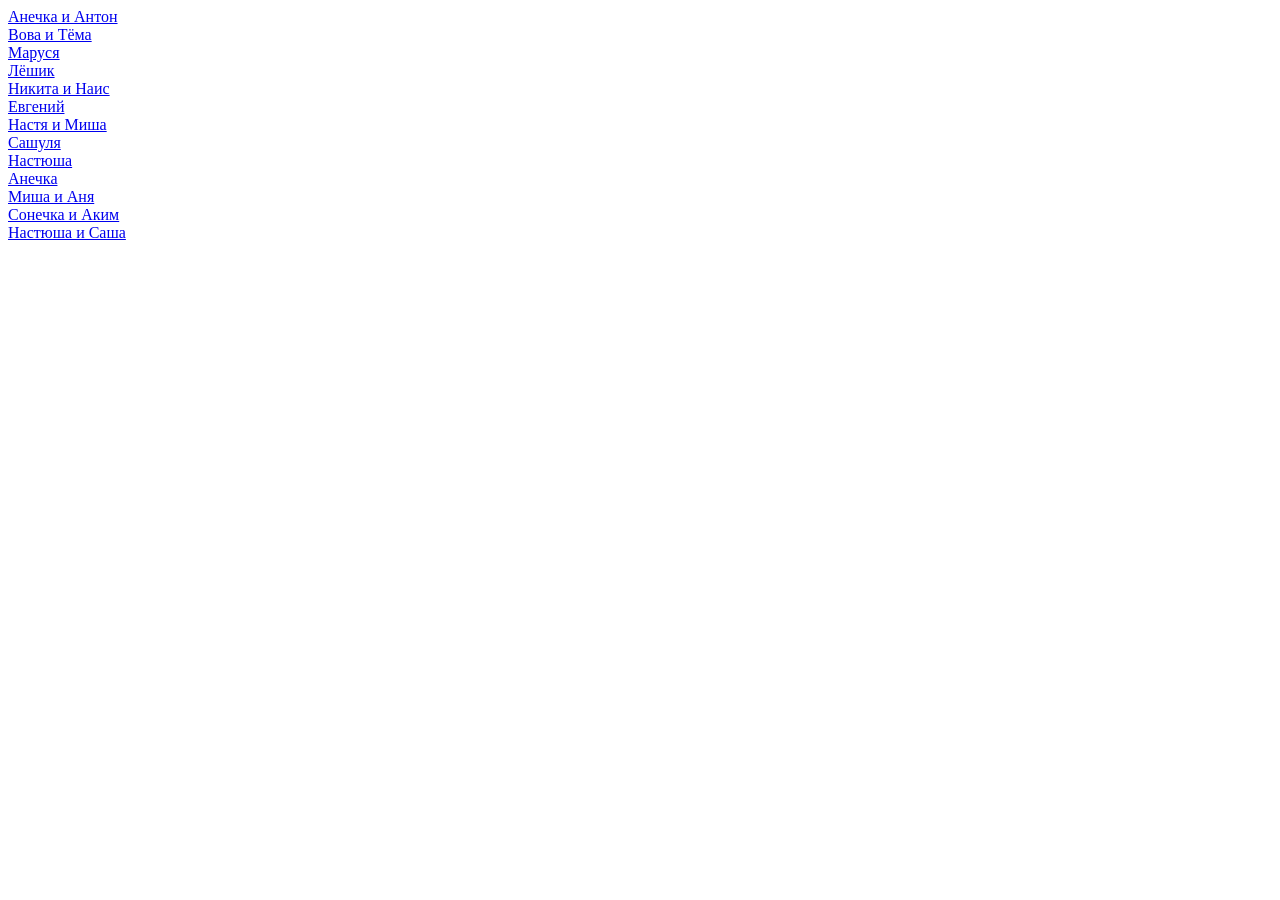
<file: index.html>
<!DOCTYPE html>
<html lang="ru">
  <head>
    <meta charset="UTF-8" />
    <meta name="viewport" content="width=device-width, initial-scale=1.0" />
    <title>Меню</title>
  </head>
  <body>
    <a href="Name/AnechkaandAnton.html">Анечка и Антон</a><br />
    <a href="Name/VovaandTyoma.html">Вова и Тёма</a><br />
    <a href="Name/Marusya.html">Маруся</a><br />
    <a href="Name/Lyoshik.html">Лёшик</a><br />
    <a href="Name/NikitaandNais.html">Никита и Наис</a><br />
    <a href="Name/Evgeni.html">Евгений</a><br />
    <a href="Name/NastyaandMisha.html">Настя и Миша</a><br />
    <a href="Name/Sashulya.html">Сашуля</a><br />
    <a href="Name/Nastyusha.html">Настюша</a><br />
    <a href="Name/Anechka.html">Анечка</a><br />
    <a href="Name/MishaandAnya.html">Миша и Аня</a><br />
    <a href="Name/SonyaAkim.html">Сонечка и Аким</a><br />
    <a href="Name/NastyushaSasha.html">Настюша и Саша</a><br />
  </body>
</html>
</file>
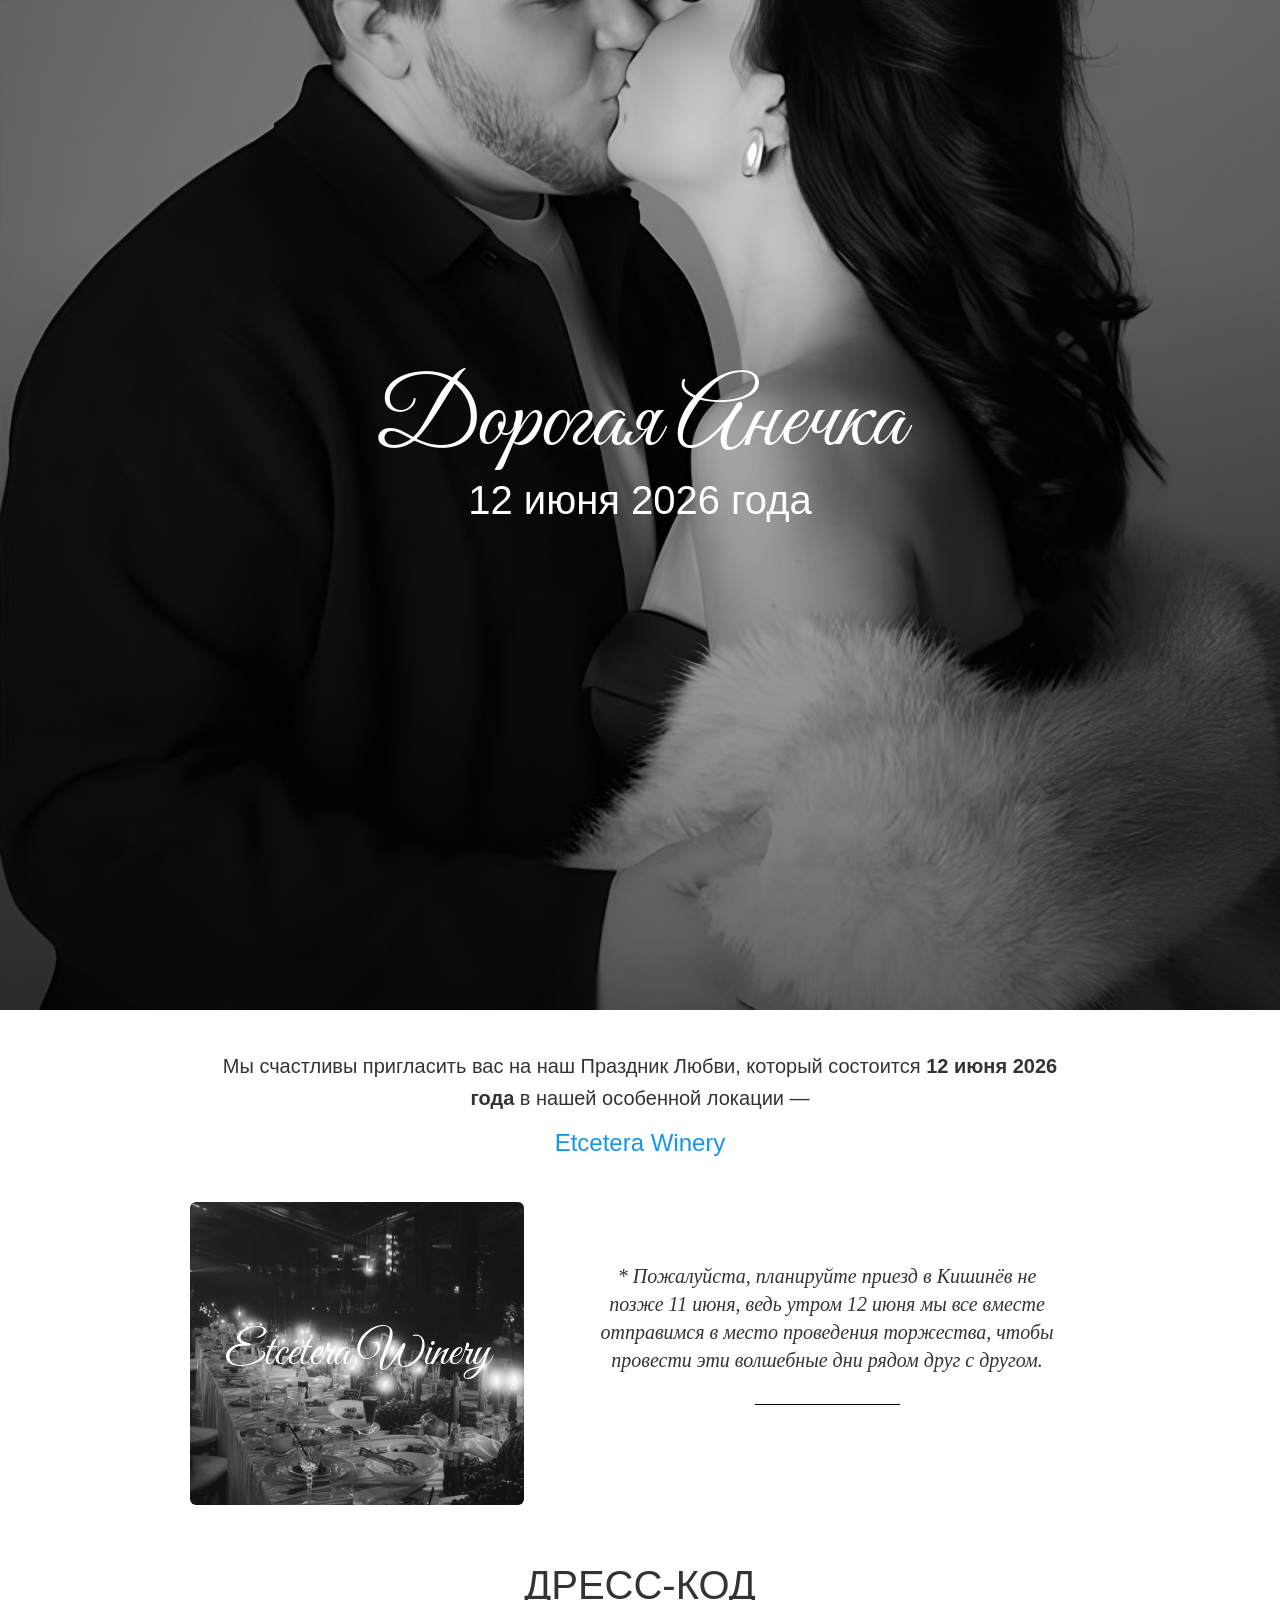
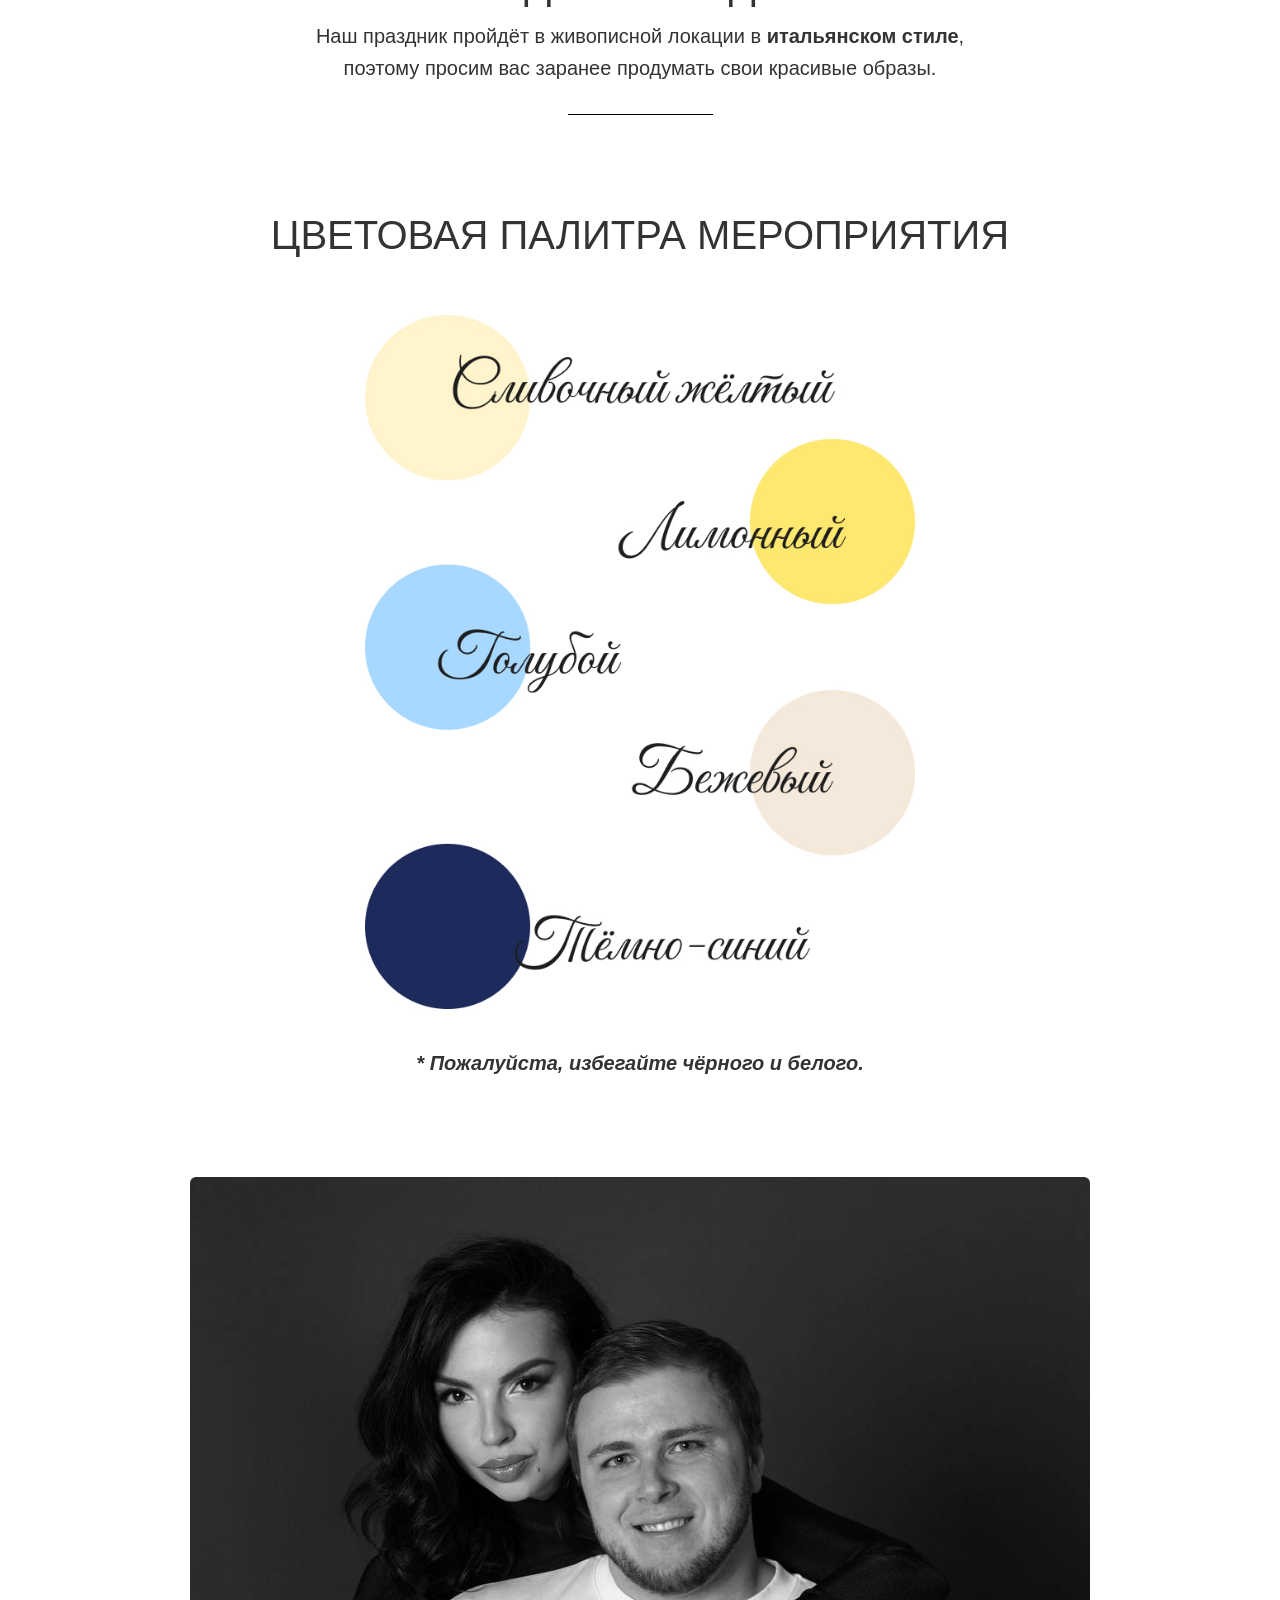
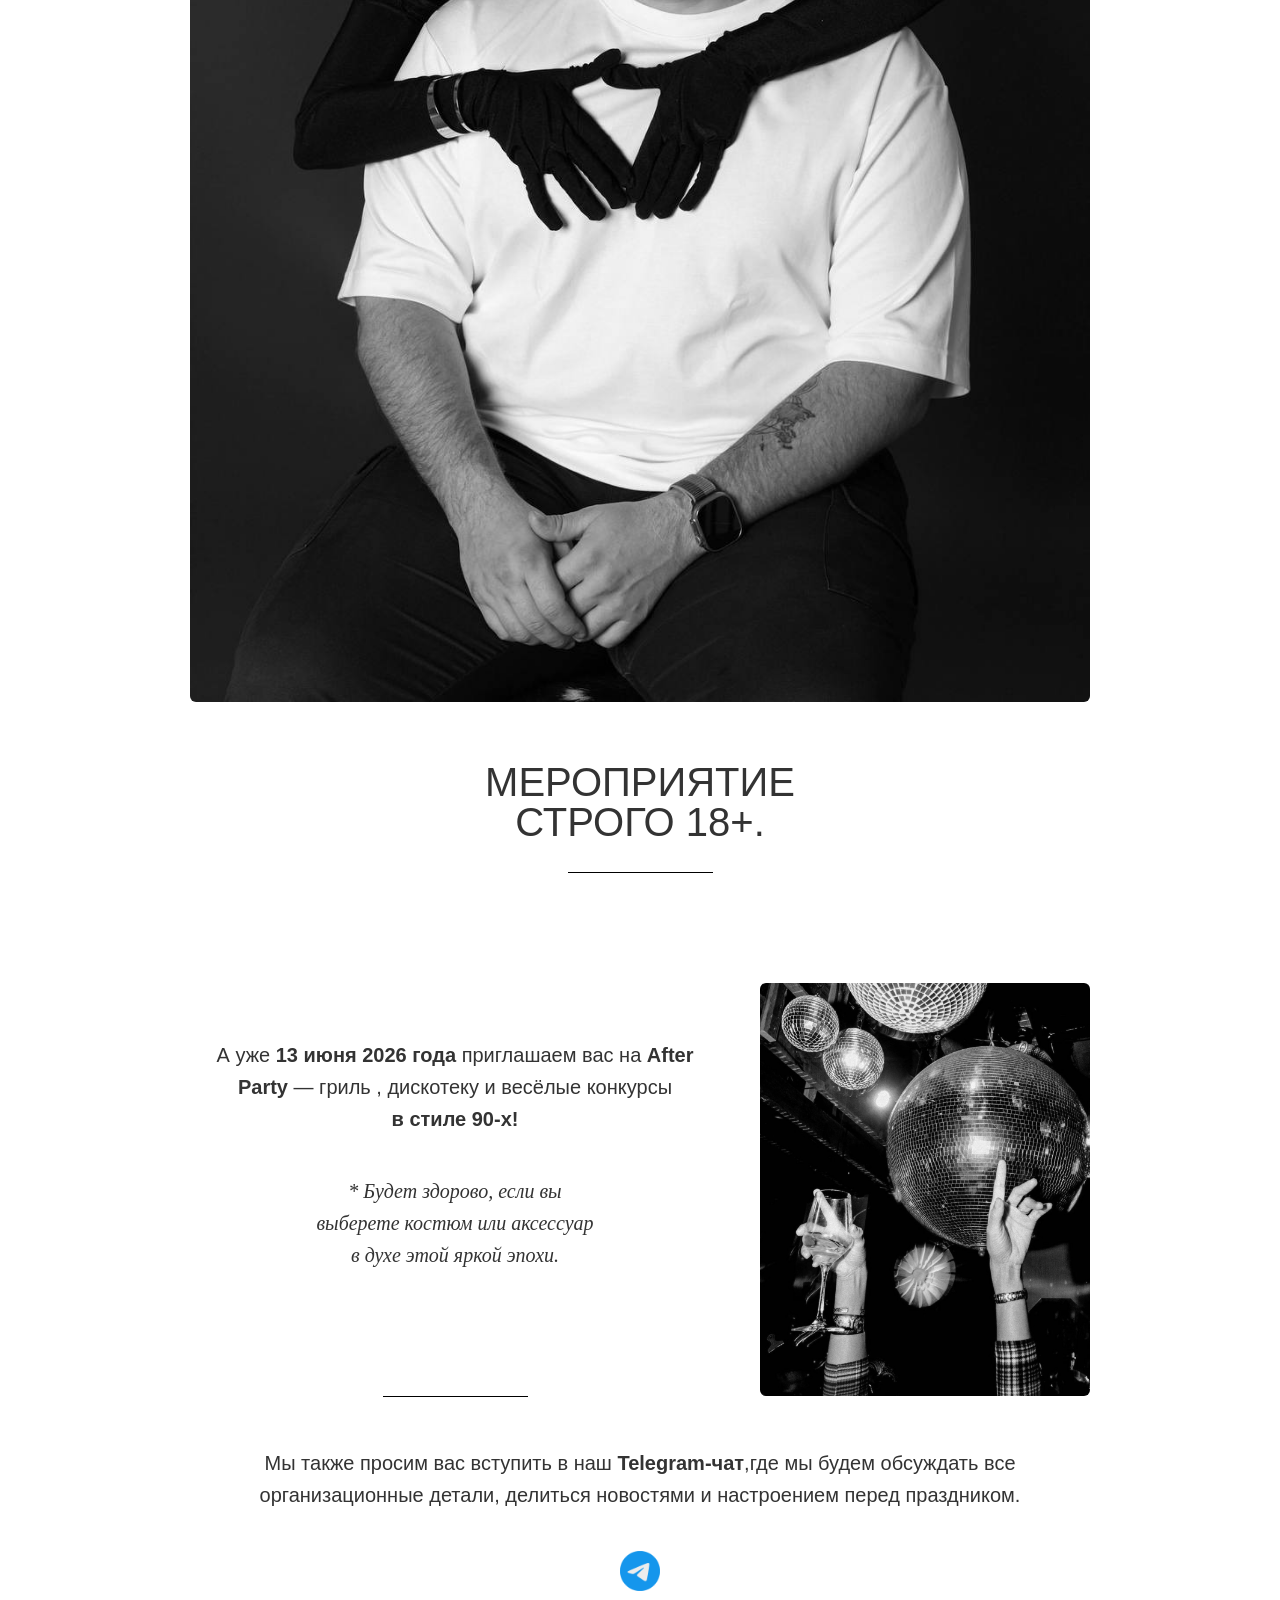
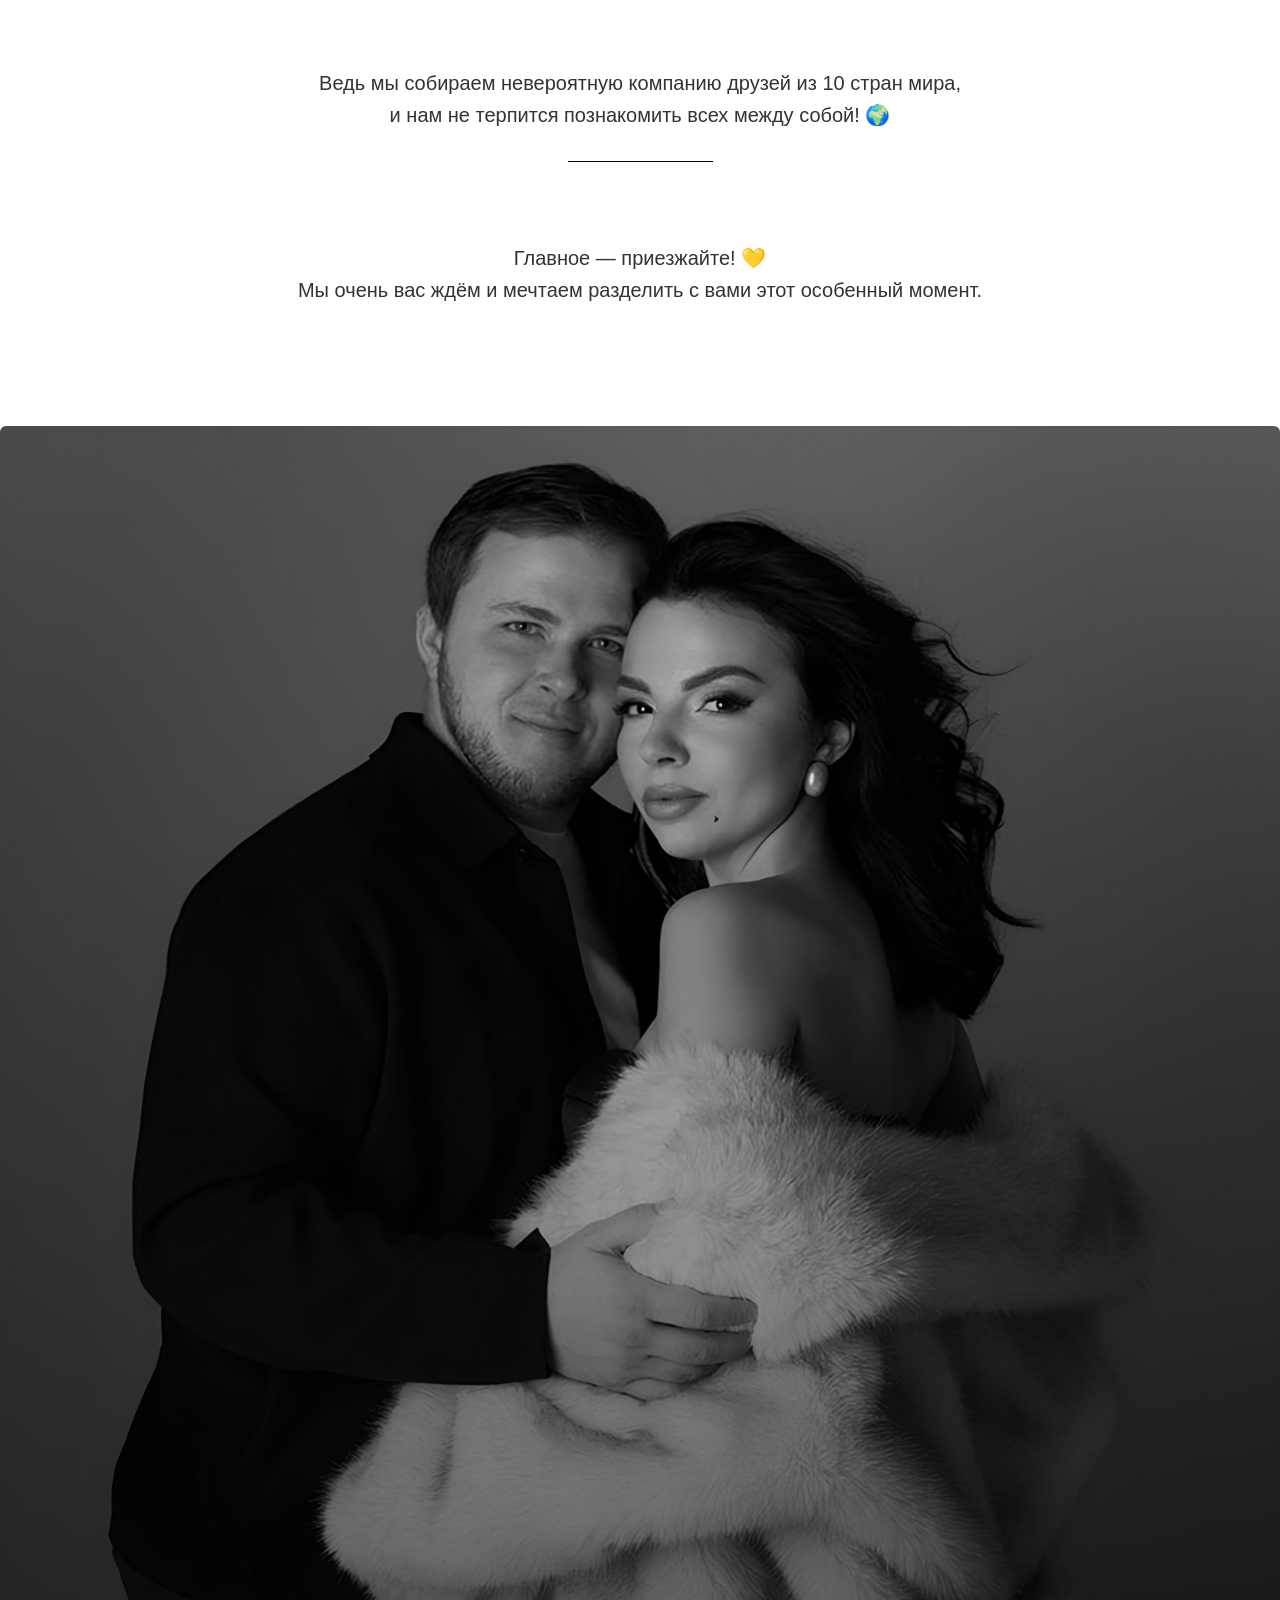
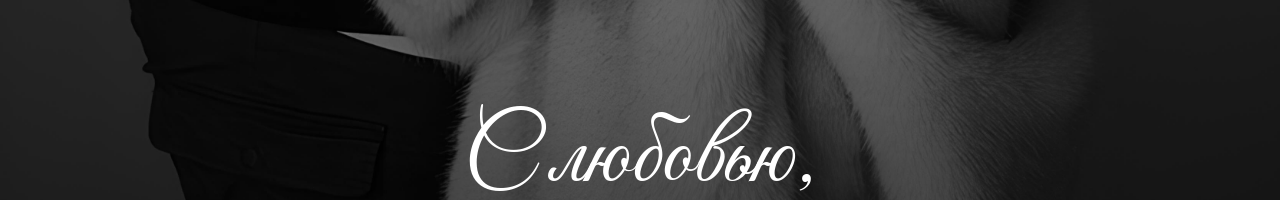
<file: Name/Anechka.html>
<!DOCTYPE html>
<html lang="ru">
  <head>
    <meta charset="utf-8" />
    <meta name="viewport" content="width=device-width, initial-scale=2" />
    <title>Приглашение — Villa Vi Escape</title>

    <link rel="preconnect" href="https://fonts.gstatic.com" crossorigin />
    <link
      href="https://fonts.googleapis.com/css2?family=Playfair+Display:wght@400;600;700&family=Inter:wght@300;400;600&display=swap"
      rel="stylesheet"
    />
    <link rel="stylesheet" href="../style.css" />
    <link rel="preconnect" href="https://fonts.googleapis.com" />
    <link rel="preconnect" href="https://fonts.gstatic.com" crossorigin />
    <link
      href="https://fonts.googleapis.com/css2?family=Great+Vibes&display=swap"
      rel="stylesheet"
    />
  </head>

  <body>
    <div class="hero main-hero">
      <img src="./image/Heder.jpg" alt="Фото" class="image" />
      <div class="overlay main-overlay">
        <h1 class="main-title">Дорогая Анечка</h1>
        <p class="main-date">12 июня 2026 года</p>
      </div>
    </div>

    <div class="invitation">
      <p class="invitation-text">
        Мы счастливы пригласить вас на наш Праздник Любви, который состоится
        <span class="highlight">12 июня 2026 года</span> в нашей особенной
        локации —
      </p>
      <p class="invitation-location">
        <a
          href="https://www.instagram.com/etcetera_winery?igsh=MWp2NWZ1aDRuMnMyNw=="
          class="location-link"
          target="_blank"
          >Etcetera Winery</a
        >
      </p>
      <div class="location-container">
        <div class="hero location-hero">
          <img src="./image/Institution.jpg" alt="Фото" class="image" />
          <div class="overlay location-overlay">
            <h2 class="location-title">Etcetera Winery</h2>
          </div>
        </div>
        <div class="location-text">
          <p class="invitation-note">
            * Пожалуйста, планируйте приезд в Кишинёв не позже 11 июня, ведь
            утром 12 июня мы все вместе отправимся в место проведения торжества,
            чтобы провести эти волшебные дни рядом друг с другом.
          </p>
          <div class="divider"></div>
        </div>
      </div>
    </div>
    <div class="dresscode">
      <h2 class="dresscode-title">Дресс-код</h2>
      <p class="dresscode-text">
        Наш праздник пройдёт в живописной локации в
        <span class="highlight">итальянском стиле</span>, поэтому просим вас
        заранее продумать свои красивые образы.
      </p>
    </div>
    <div class="divider"></div>
    <div class="palette">
      <h2 class="palette-title">Цветовая палитра мероприятия</h2>
      <picture>
        <source srcset="./image/desk.jpg" media="(min-width: 768px)" />
        <img src="./image/colors.jpg" alt="Фото" />
      </picture>
      <p class="palette-note">* Пожалуйста, избегайте чёрного и белого.</p>
    </div>

    <div class="age">
      <img class="hero age-hero" src="./image/Main.jpg" alt="Фото" />
      <h2 class="age-text">Мероприятие строго 18+.</h2>
    </div>
    <div class="divider"></div>
    <div class="afterparty">
      <p class="afterparty-text">
        А уже <span class="highlight">13 июня 2026 года</span> приглашаем вас на
        <span class="highlight">After Party </span>— гриль , дискотеку и весёлые
        конкурсы <br /><span class="highlight">в стиле 90-х!</span>
      </p>
      <img src="./image/Disco.jpg" alt="Фото" class="image" />
      <p class="afterparty-subtext">
        * Будет здорово, если вы выберете костюм или аксессуар <br />
        в духе этой яркой эпохи.
      </p>
      <div class="divider disco"></div>
    </div>
    <div class="telegram">
      <p class="telegram-text">
        Мы также просим вас вступить в наш
        <span class="highlight">Telegram-чат</span>,где мы будем обсуждать все
        организационные детали, делиться новостями и настроением перед
        праздником.
      </p>
      <a
        href="https://t.me/+UPGe9YUs1v44YTRk"
        target="_blank"
        class="telegram-link"
      >
        <img
          src="./image/telegram 1.png"
          alt="Telegram"
          class="telegram-icon"
        />
      </a>

      <p class="telegram-friends">
        Ведь мы собираем невероятную компанию друзей из 10 стран мира, и нам не
        терпится познакомить всех между собой! 🌍
      </p>
      <div class="divider"></div>
      <p class="telegram-final">
        Главное — приезжайте! 💛<br />
        Мы очень вас ждём и мечтаем разделить с вами этот особенный момент.
      </p>
    </div>
    <div class="hero signature-hero">
      <img src="./image/Footer.jpg" alt="Фото" class="image" />
      <div class="overlay signature-overlay">
        <h2 class="signature-title">
          С любовью, <br />
          Александр и Полина
        </h2>
      </div>
    </div>
  </body>
</html>
</file>
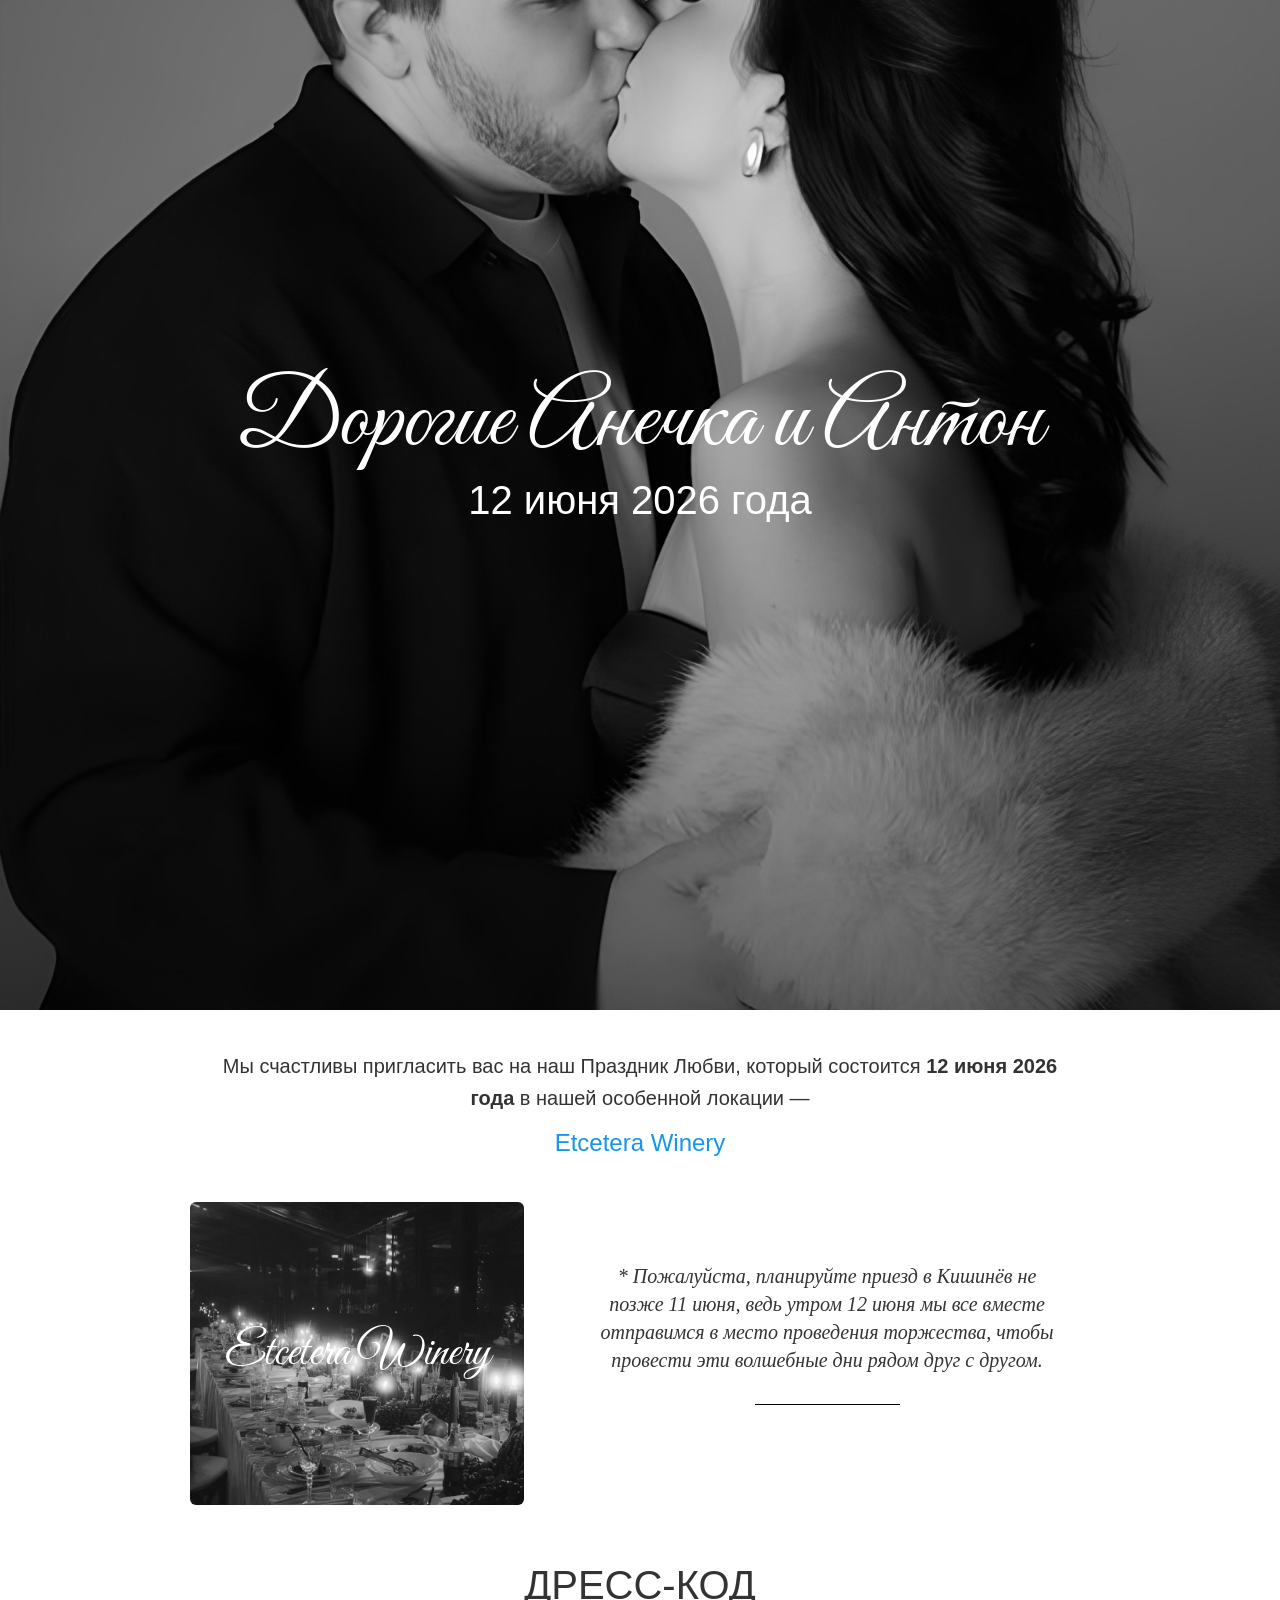
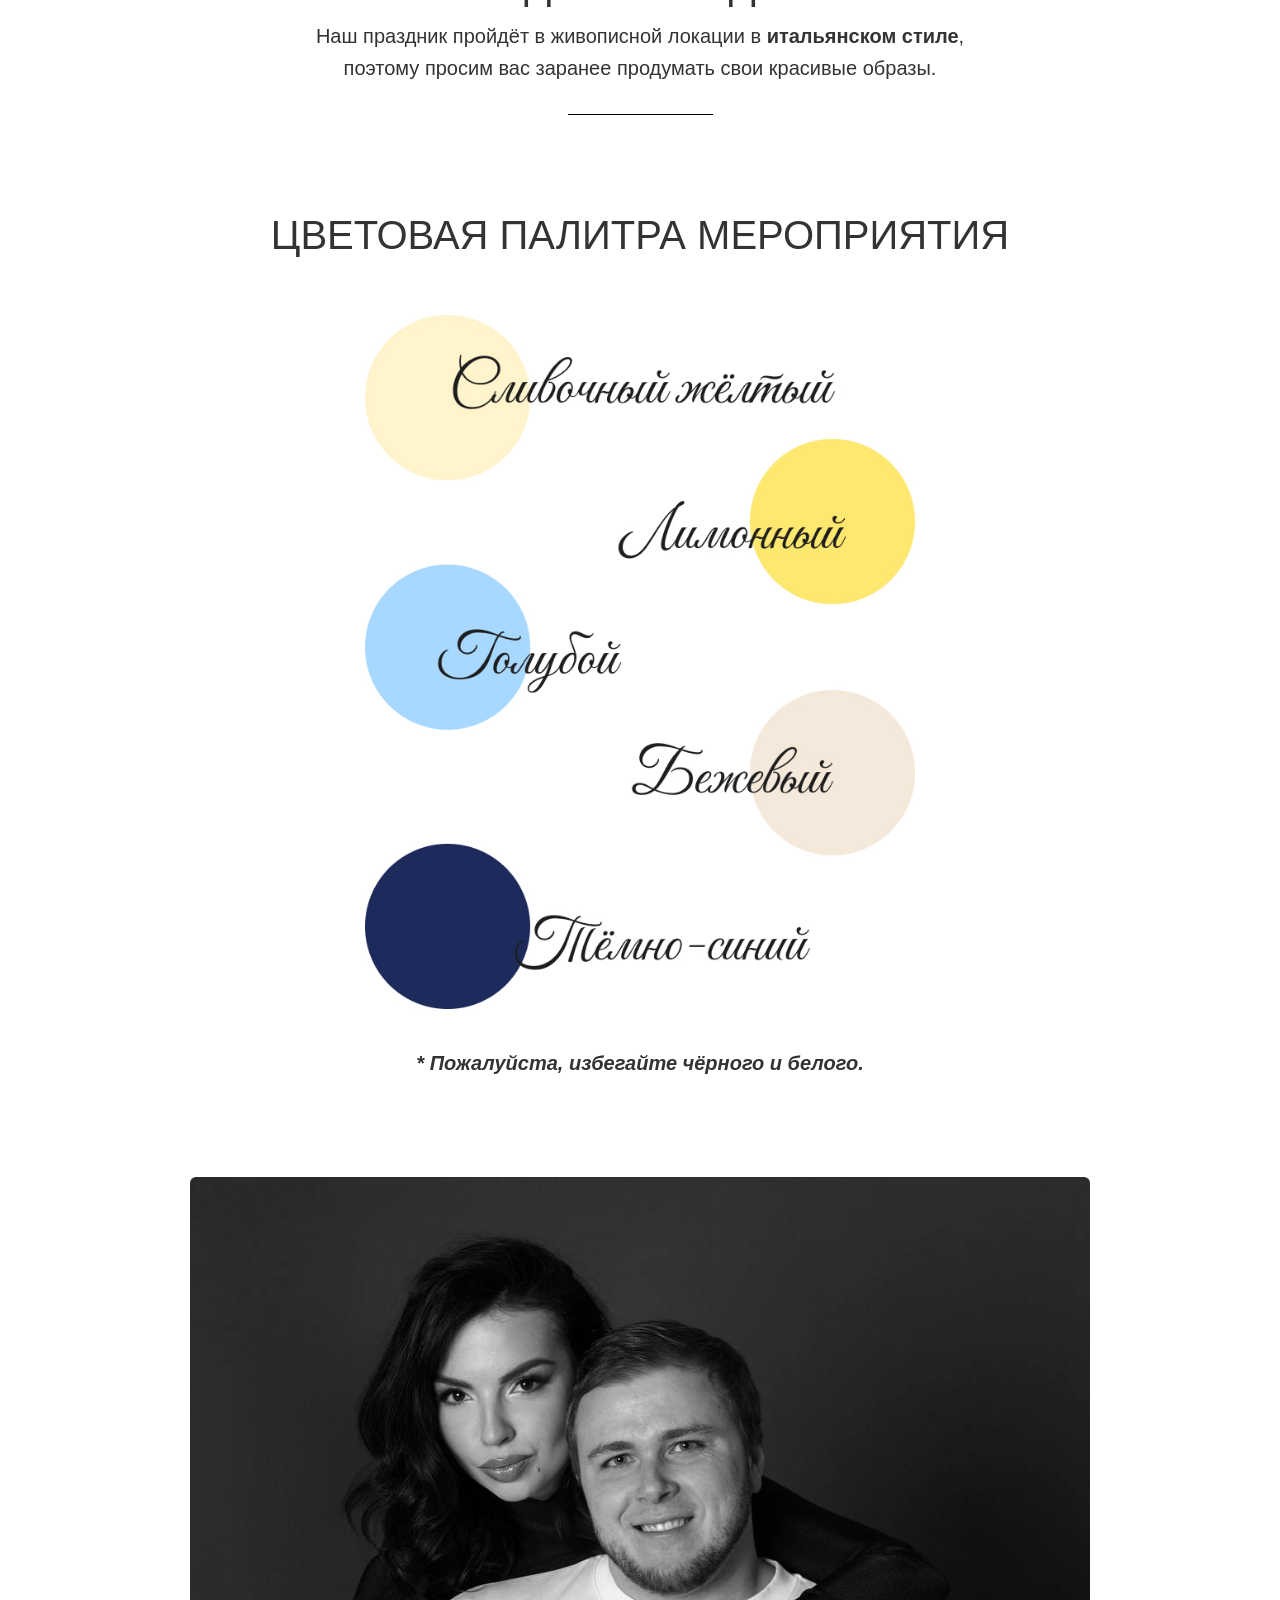
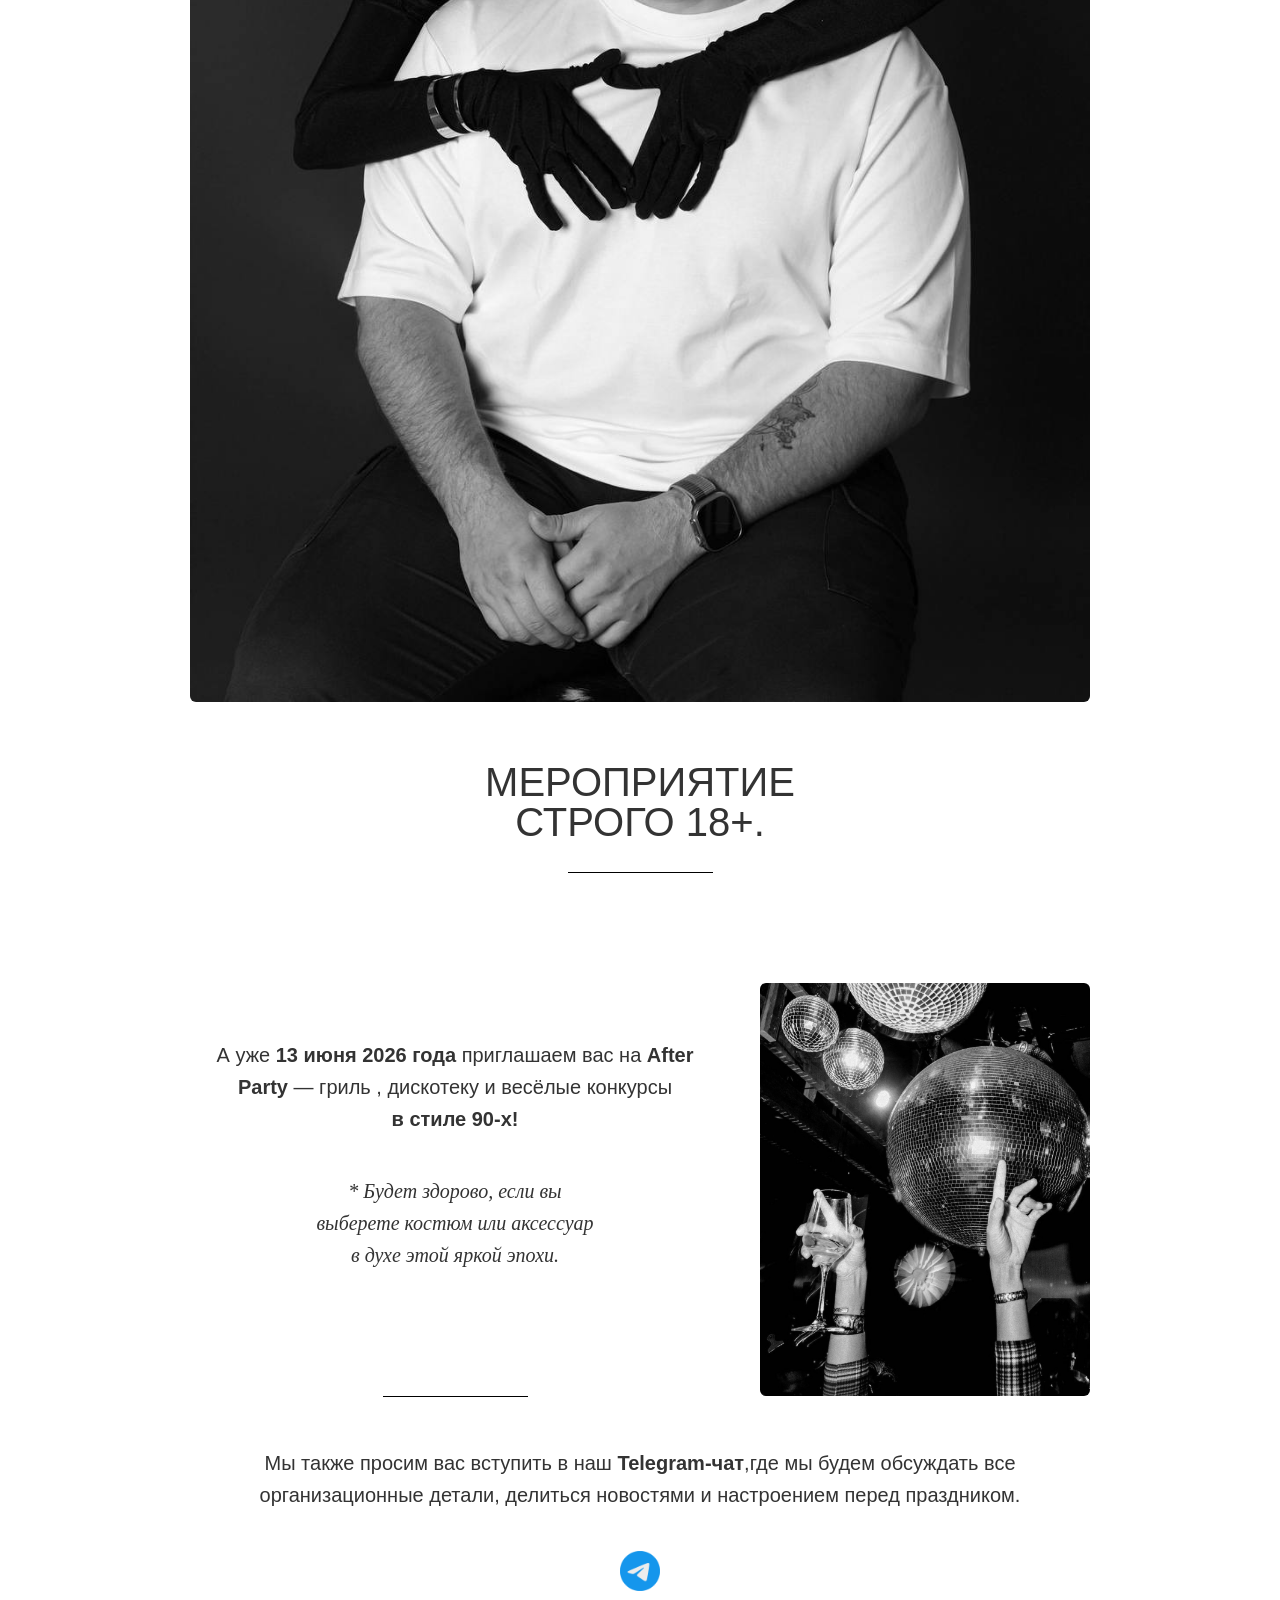
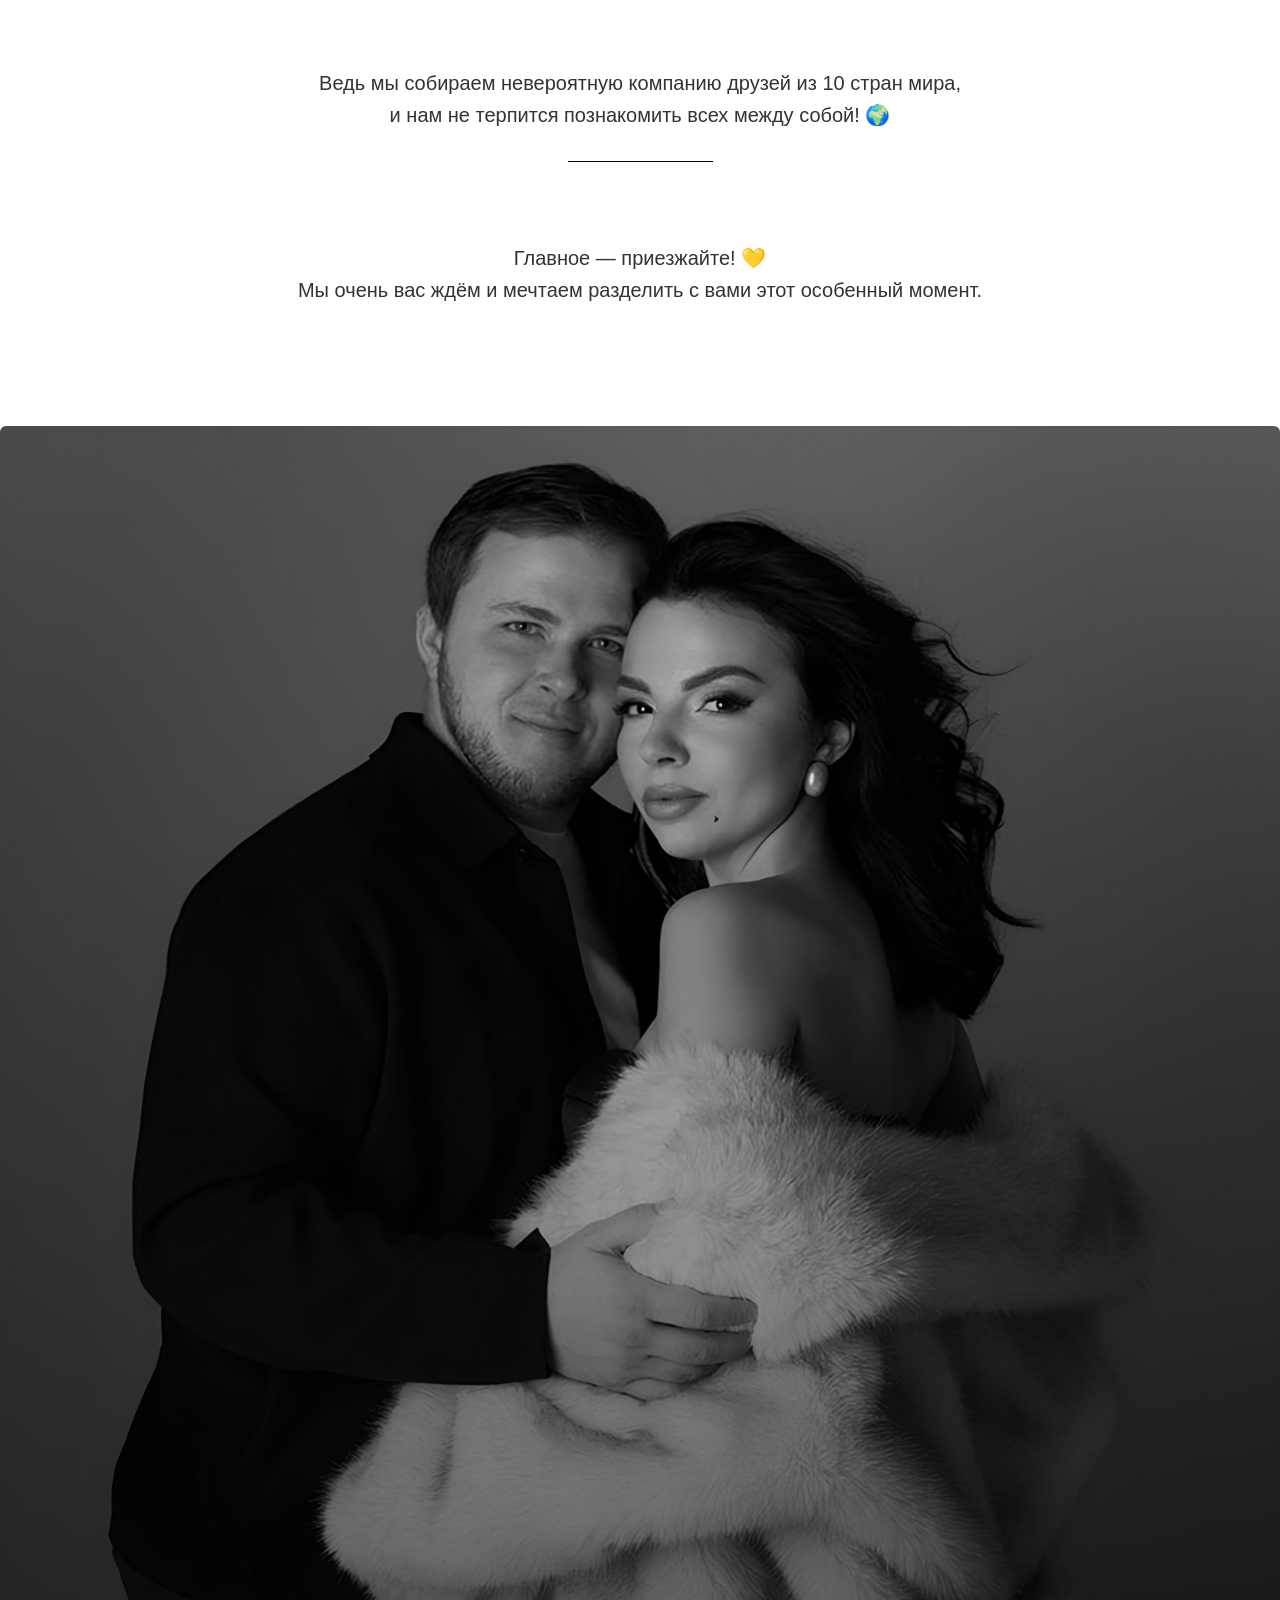
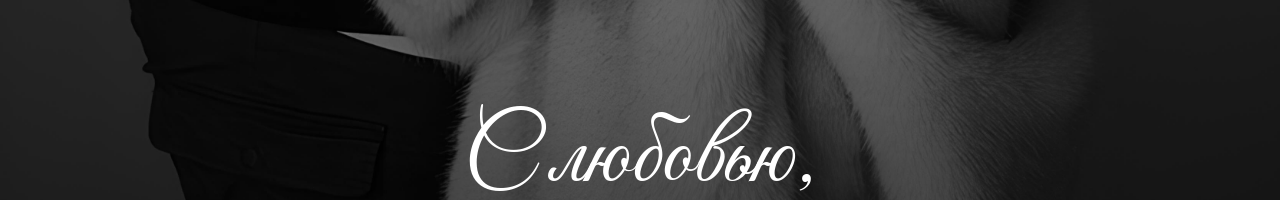
<file: Name/AnechkaandAnton.html>
<!DOCTYPE html>
<html lang="ru">
  <head>
    <meta charset="utf-8" />
    <meta name="viewport" content="width=device-width, initial-scale=2" />
    <title>Приглашение — Villa Vi Escape</title>

    <link rel="preconnect" href="https://fonts.gstatic.com" crossorigin />
    <link
      href="https://fonts.googleapis.com/css2?family=Playfair+Display:wght@400;600;700&family=Inter:wght@300;400;600&display=swap"
      rel="stylesheet"
    />
    <link rel="stylesheet" href="../style.css" />
    <link rel="preconnect" href="https://fonts.googleapis.com" />
    <link rel="preconnect" href="https://fonts.gstatic.com" crossorigin />
    <link
      href="https://fonts.googleapis.com/css2?family=Great+Vibes&display=swap"
      rel="stylesheet"
    />
  </head>

  <body>
    <div class="hero main-hero">
      <img src="./image/Heder.jpg" alt="Фото" class="image" />
      <div class="overlay main-overlay">
        <h1 class="main-title">Дорогие Анечка и Антон</h1>
        <p class="main-date">12 июня 2026 года</p>
      </div>
    </div>

    <div class="invitation">
      <p class="invitation-text">
        Мы счастливы пригласить вас на наш Праздник Любви, который состоится
        <span class="highlight">12 июня 2026 года</span> в нашей особенной
        локации —
      </p>
      <p class="invitation-location">
        <a
          href="https://www.instagram.com/etcetera_winery?igsh=MWp2NWZ1aDRuMnMyNw=="
          class="location-link"
          target="_blank"
          >Etcetera Winery</a
        >
      </p>
      <div class="location-container">
        <div class="hero location-hero">
          <img src="./image/Institution.jpg" alt="Фото" class="image" />
          <div class="overlay location-overlay">
            <h2 class="location-title">Etcetera Winery</h2>
          </div>
        </div>
        <div class="location-text">
          <p class="invitation-note">
            * Пожалуйста, планируйте приезд в Кишинёв не позже 11 июня, ведь
            утром 12 июня мы все вместе отправимся в место проведения торжества,
            чтобы провести эти волшебные дни рядом друг с другом.
          </p>
          <div class="divider"></div>
        </div>
      </div>
    </div>
    <div class="dresscode">
      <h2 class="dresscode-title">Дресс-код</h2>
      <p class="dresscode-text">
        Наш праздник пройдёт в живописной локации в
        <span class="highlight">итальянском стиле</span>, поэтому просим вас
        заранее продумать свои красивые образы.
      </p>
    </div>
    <div class="divider"></div>
    <div class="palette">
      <h2 class="palette-title">Цветовая палитра мероприятия</h2>
      <picture>
        <source srcset="./image/desk.jpg" media="(min-width: 768px)" />
        <img src="./image/colors.jpg" alt="Фото" />
      </picture>
      <p class="palette-note">* Пожалуйста, избегайте чёрного и белого.</p>
    </div>

    <div class="age">
      <img class="hero age-hero" src="./image/Main.jpg" alt="Фото" />
      <h2 class="age-text">Мероприятие строго 18+.</h2>
    </div>
    <div class="divider"></div>
    <div class="afterparty">
      <p class="afterparty-text">
        А уже <span class="highlight">13 июня 2026 года</span> приглашаем вас на
        <span class="highlight">After Party </span>— гриль , дискотеку и весёлые
        конкурсы <br /><span class="highlight">в стиле 90-х!</span>
      </p>
      <img src="./image/Disco.jpg" alt="Фото" class="image" />
      <p class="afterparty-subtext">
        * Будет здорово, если вы выберете костюм или аксессуар <br />
        в духе этой яркой эпохи.
      </p>
      <div class="divider disco"></div>
    </div>
    <div class="telegram">
      <p class="telegram-text">
        Мы также просим вас вступить в наш
        <span class="highlight">Telegram-чат</span>,где мы будем обсуждать все
        организационные детали, делиться новостями и настроением перед
        праздником.
      </p>
      <a
        href="https://t.me/+UPGe9YUs1v44YTRk"
        target="_blank"
        class="telegram-link"
      >
        <img
          src="./image/telegram 1.png"
          alt="Telegram"
          class="telegram-icon"
        />
      </a>

      <p class="telegram-friends">
        Ведь мы собираем невероятную компанию друзей из 10 стран мира, и нам не
        терпится познакомить всех между собой! 🌍
      </p>
      <div class="divider"></div>
      <p class="telegram-final">
        Главное — приезжайте! 💛<br />
        Мы очень вас ждём и мечтаем разделить с вами этот особенный момент.
      </p>
    </div>
    <div class="hero signature-hero">
      <img src="./image/Footer.jpg" alt="Фото" class="image" />
      <div class="overlay signature-overlay">
        <h2 class="signature-title">
          С любовью, <br />
          Александр и Полина
        </h2>
      </div>
    </div>
  </body>
</html>
</file>
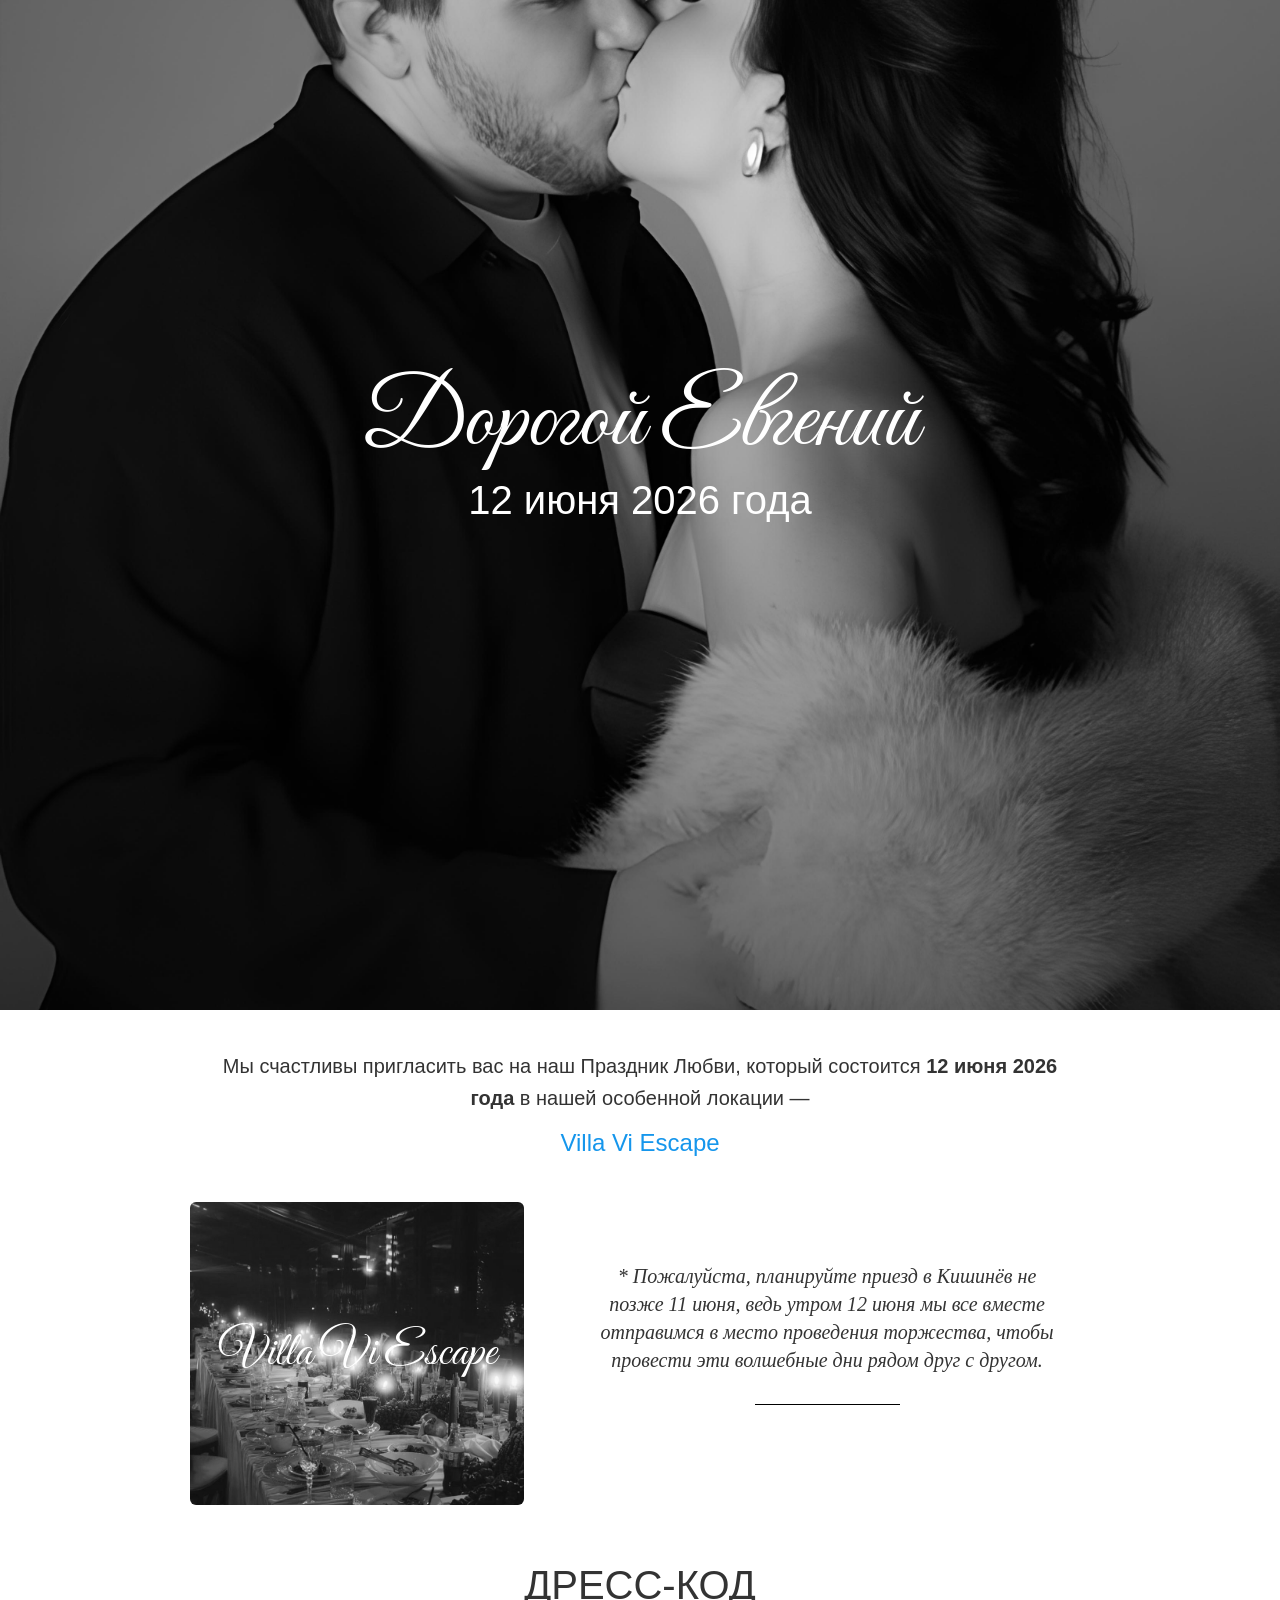
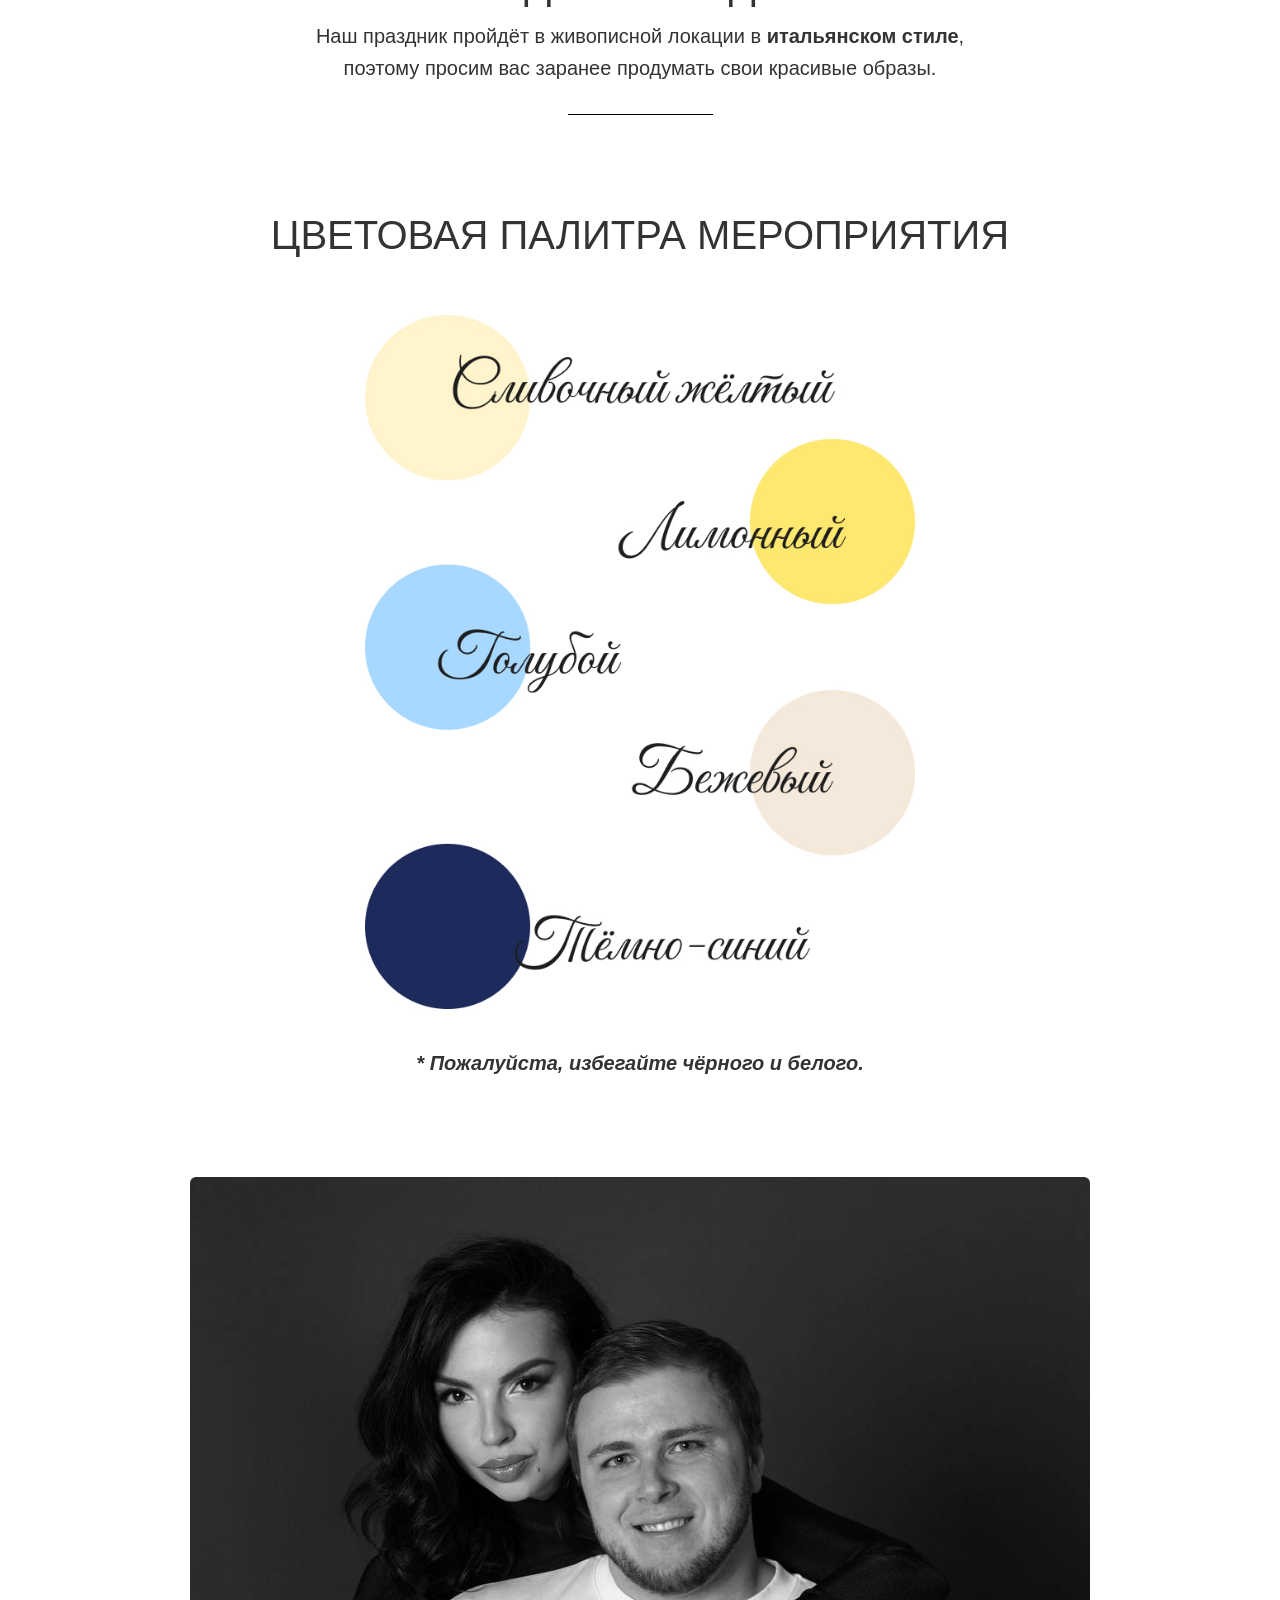
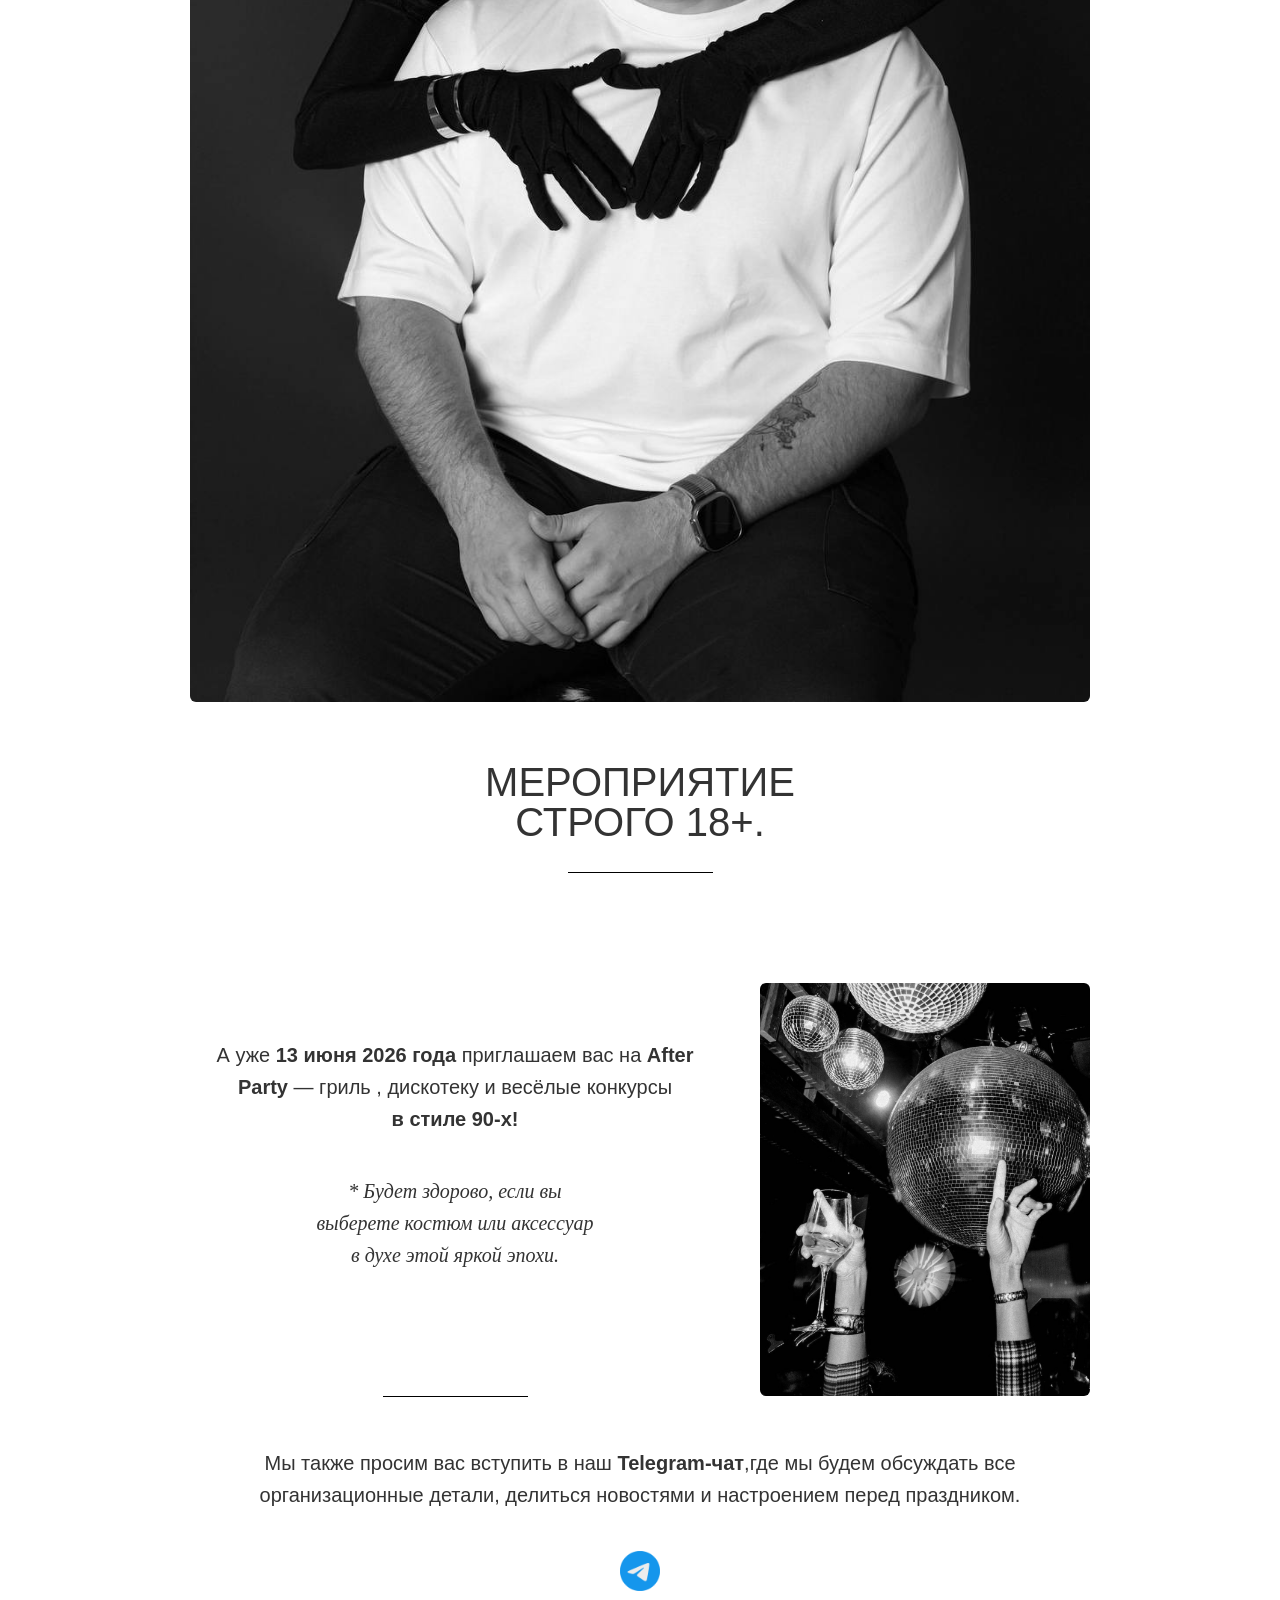
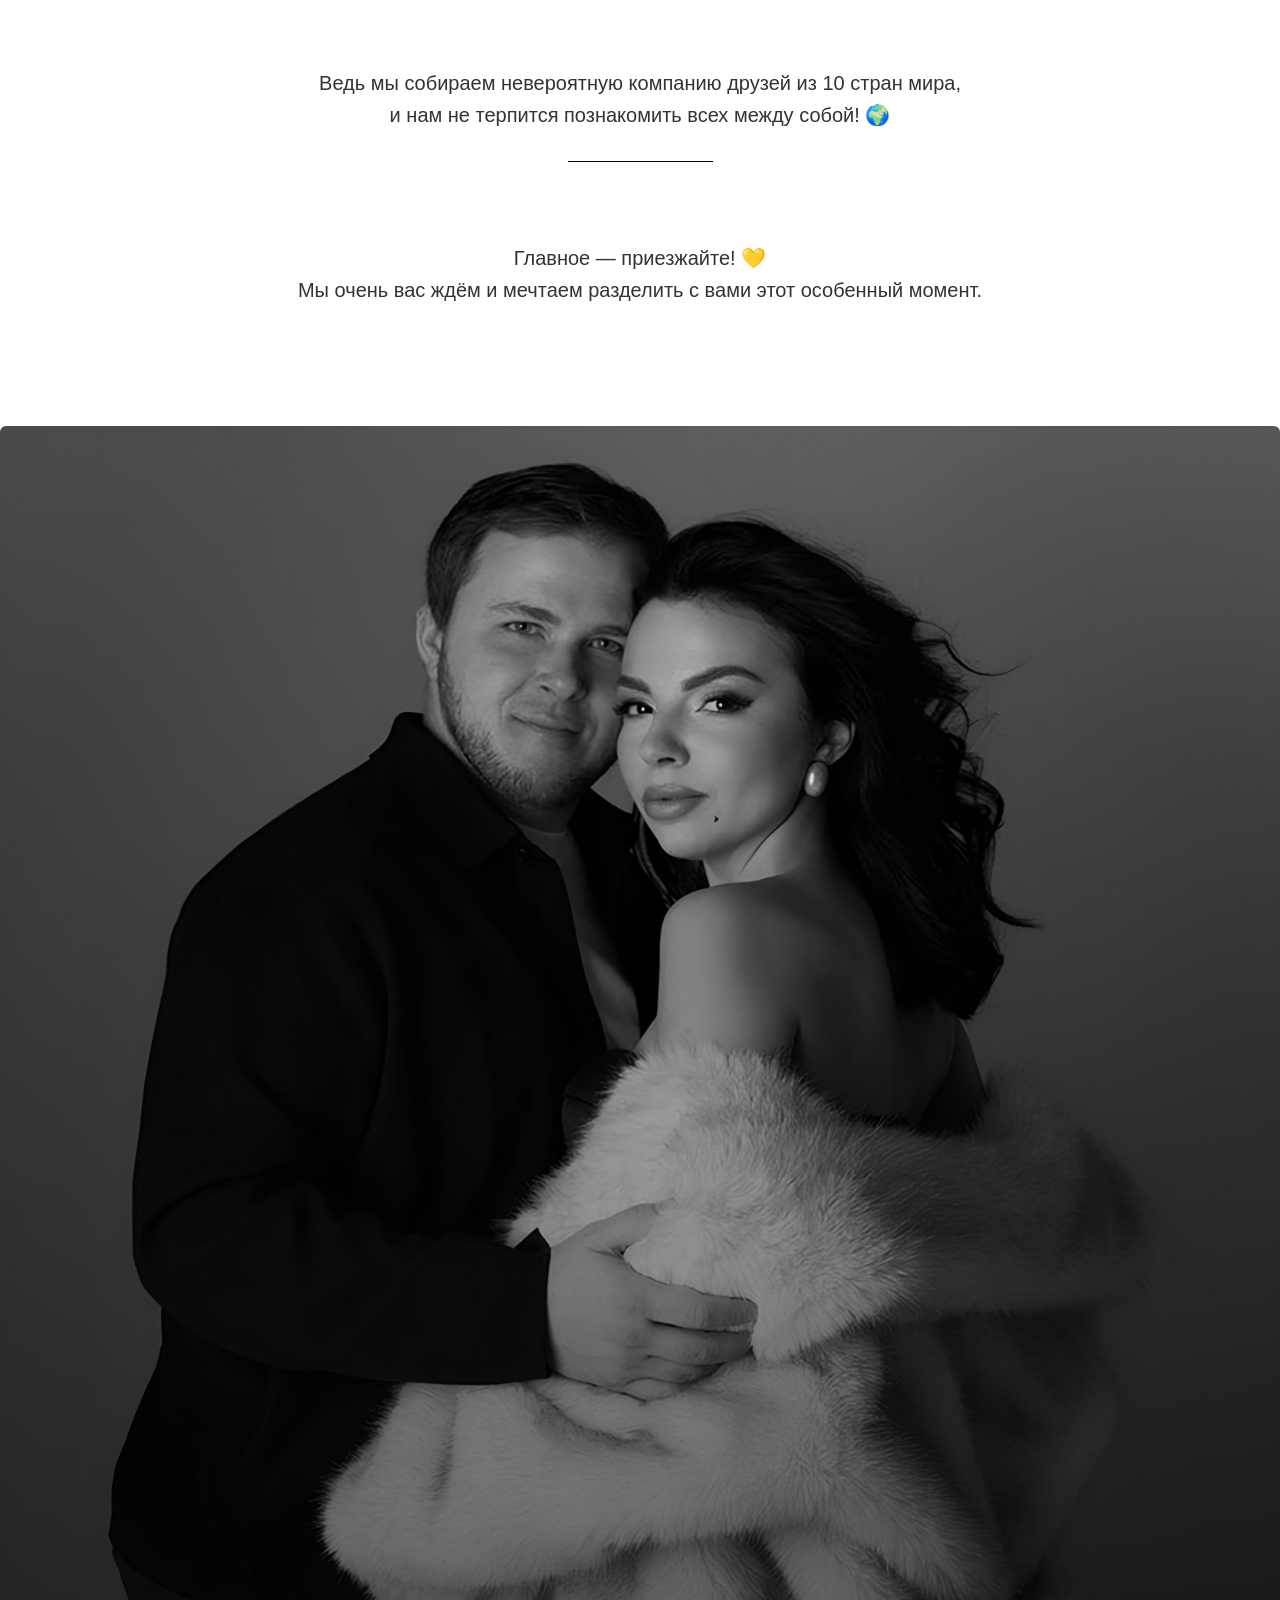
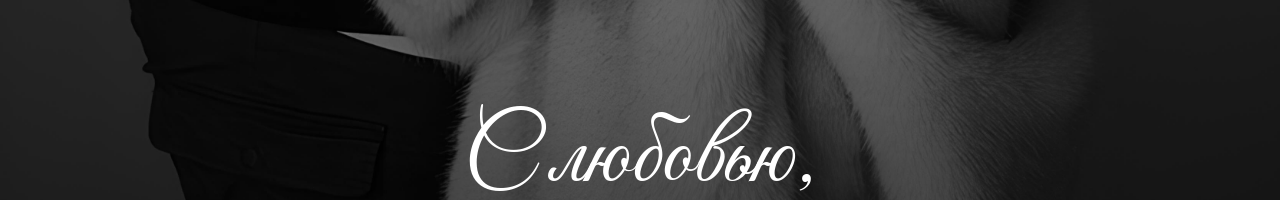
<file: Name/Evgeni.html>
<!DOCTYPE html>
<html lang="ru">
  <head>
    <meta charset="utf-8" />
    <meta name="viewport" content="width=device-width, initial-scale=2" />
    <title>Приглашение — Villa Vi Escape</title>

    <link rel="preconnect" href="https://fonts.gstatic.com" crossorigin />
    <link
      href="https://fonts.googleapis.com/css2?family=Playfair+Display:wght@400;600;700&family=Inter:wght@300;400;600&display=swap"
      rel="stylesheet"
    />
    <link rel="stylesheet" href="../style.css" />
    <link rel="preconnect" href="https://fonts.googleapis.com" />
    <link rel="preconnect" href="https://fonts.gstatic.com" crossorigin />
    <link
      href="https://fonts.googleapis.com/css2?family=Great+Vibes&display=swap"
      rel="stylesheet"
    />
  </head>

  <body>
    <div class="hero main-hero">
      <img src="./image/Heder.jpg" alt="Фото" class="image" />
      <div class="overlay main-overlay">
        <h1 class="main-title">Дорогой Евгений</h1>
        <p class="main-date">12 июня 2026 года</p>
      </div>
    </div>

    <div class="invitation">
      <p class="invitation-text">
        Мы счастливы пригласить вас на наш Праздник Любви, который состоится
        <span class="highlight">12 июня 2026 года</span> в нашей особенной
        локации —
      </p>
      <p class="invitation-location">
        <a
          href="https://www.instagram.com/villa_vi_escape/?igsh=MTBicTU1b2V2a2phag%3D%3D"
          class="location-link"
          target="_blank"
          >Villa Vi Escape</a
        >
      </p>
      <div class="location-container">
        <div class="hero location-hero">
          <img src="./image/Institution.jpg" alt="Фото" class="image" />
          <div class="overlay location-overlay">
            <h2 class="location-title">Villa Vi Escape</h2>
          </div>
        </div>
        <div class="location-text">
          <p class="invitation-note">
            * Пожалуйста, планируйте приезд в Кишинёв не позже 11 июня, ведь
            утром 12 июня мы все вместе отправимся в место проведения торжества,
            чтобы провести эти волшебные дни рядом друг с другом.
          </p>
          <div class="divider"></div>
        </div>
      </div>
    </div>
    <div class="dresscode">
      <h2 class="dresscode-title">Дресс-код</h2>
      <p class="dresscode-text">
        Наш праздник пройдёт в живописной локации в
        <span class="highlight">итальянском стиле</span>, поэтому просим вас
        заранее продумать свои красивые образы.
      </p>
    </div>
    <div class="divider"></div>
    <div class="palette">
      <h2 class="palette-title">Цветовая палитра мероприятия</h2>
      <picture>
        <source srcset="./image/desk.jpg" media="(min-width: 768px)" />
        <img src="./image/colors.jpg" alt="Фото" />
      </picture>
      <p class="palette-note">* Пожалуйста, избегайте чёрного и белого.</p>
    </div>

    <div class="age">
      <img class="hero age-hero" src="./image/Main.jpg" alt="Фото" />
      <h2 class="age-text">Мероприятие строго 18+.</h2>
    </div>
    <div class="divider"></div>
    <div class="afterparty">
      <p class="afterparty-text">
        А уже <span class="highlight">13 июня 2026 года</span> приглашаем вас на
        <span class="highlight">After Party </span>— гриль , дискотеку и весёлые
        конкурсы <br /><span class="highlight">в стиле 90-х!</span>
      </p>
      <img src="./image/Disco.jpg" alt="Фото" class="image" />
      <p class="afterparty-subtext">
        * Будет здорово, если вы выберете костюм или аксессуар <br />
        в духе этой яркой эпохи.
      </p>
      <div class="divider disco"></div>
    </div>
    <div class="telegram">
      <p class="telegram-text">
        Мы также просим вас вступить в наш
        <span class="highlight">Telegram-чат</span>,где мы будем обсуждать все
        организационные детали, делиться новостями и настроением перед
        праздником.
      </p>
      <a
        href="https://t.me/+UPGe9YUs1v44YTRk"
        target="_blank"
        class="telegram-link"
      >
        <img
          src="./image/telegram 1.png"
          alt="Telegram"
          class="telegram-icon"
        />
      </a>

      <p class="telegram-friends">
        Ведь мы собираем невероятную компанию друзей из 10 стран мира, и нам не
        терпится познакомить всех между собой! 🌍
      </p>
      <div class="divider"></div>
      <p class="telegram-final">
        Главное — приезжайте! 💛<br />
        Мы очень вас ждём и мечтаем разделить с вами этот особенный момент.
      </p>
    </div>
    <div class="hero signature-hero">
      <img src="./image/Footer.jpg" alt="Фото" class="image" />
      <div class="overlay signature-overlay">
        <h2 class="signature-title">
          С любовью, <br />
          Александр и Полина
        </h2>
      </div>
    </div>
  </body>
</html>
</file>
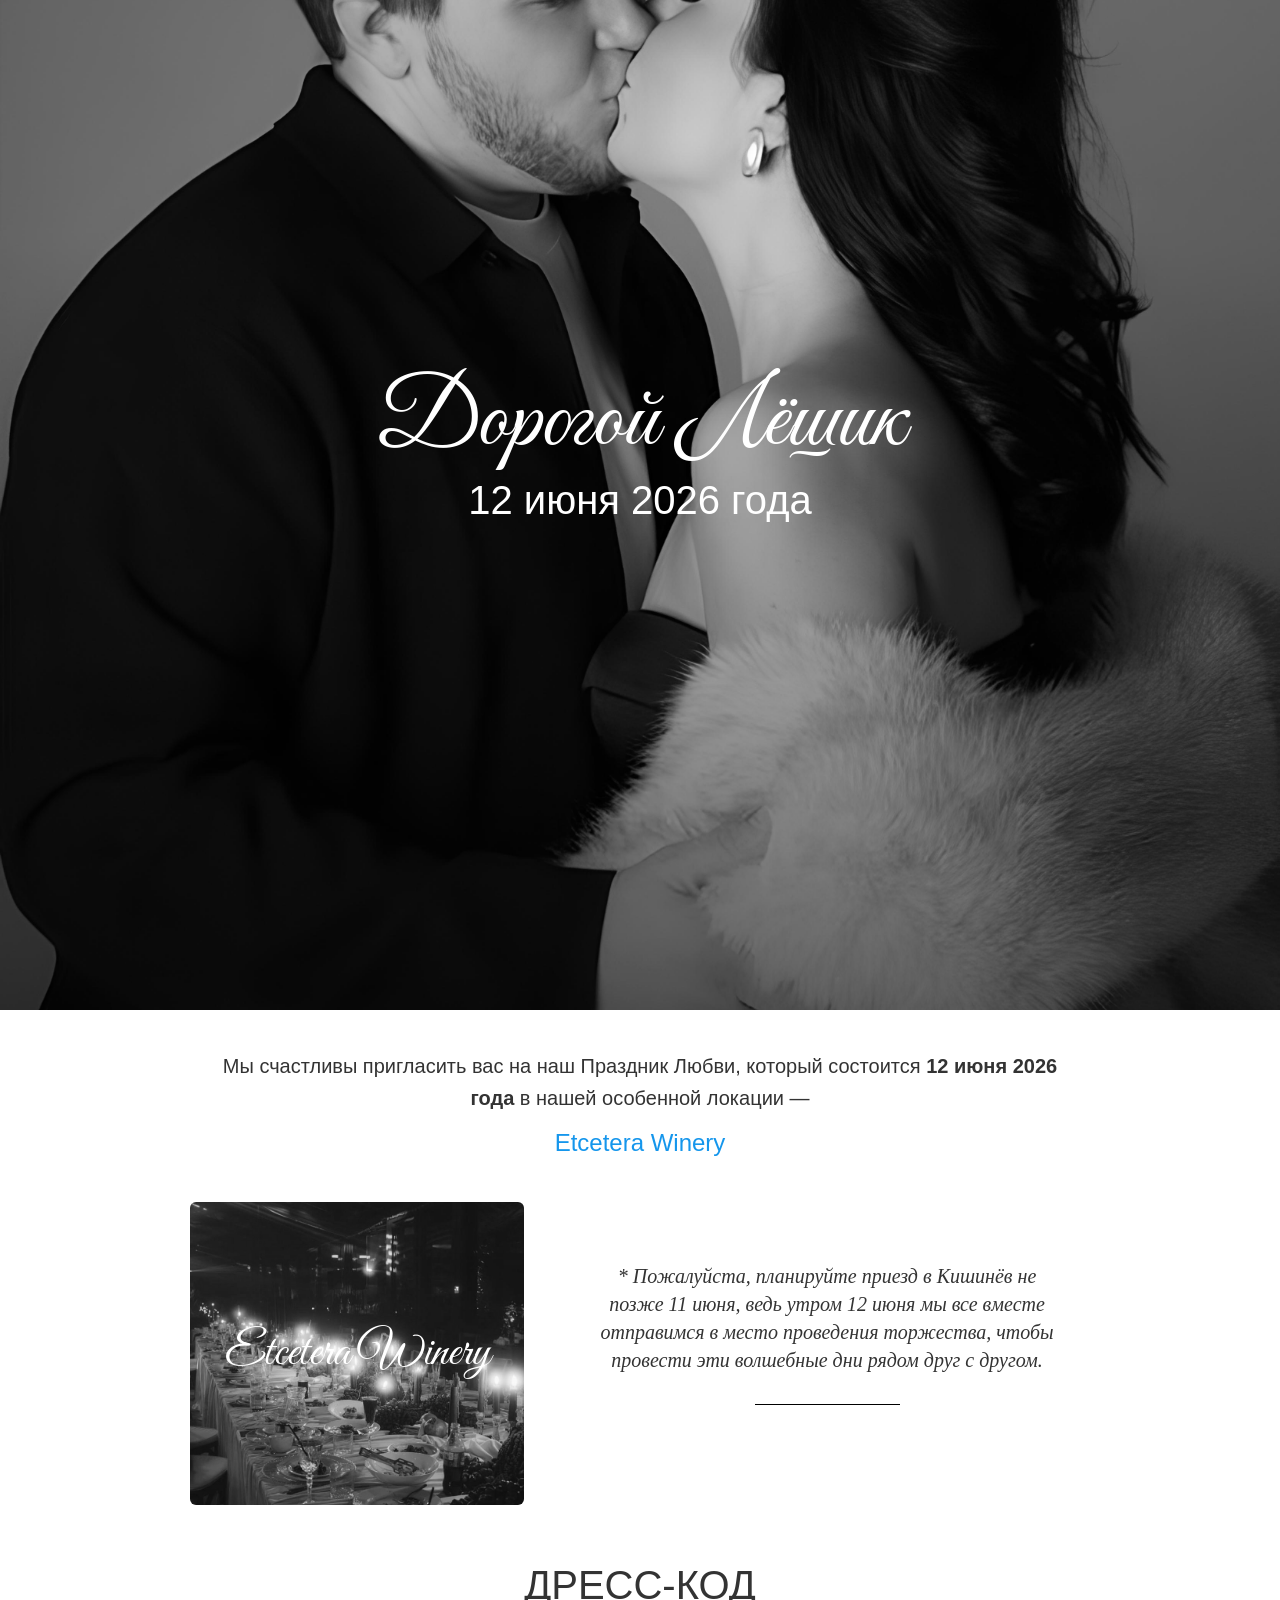
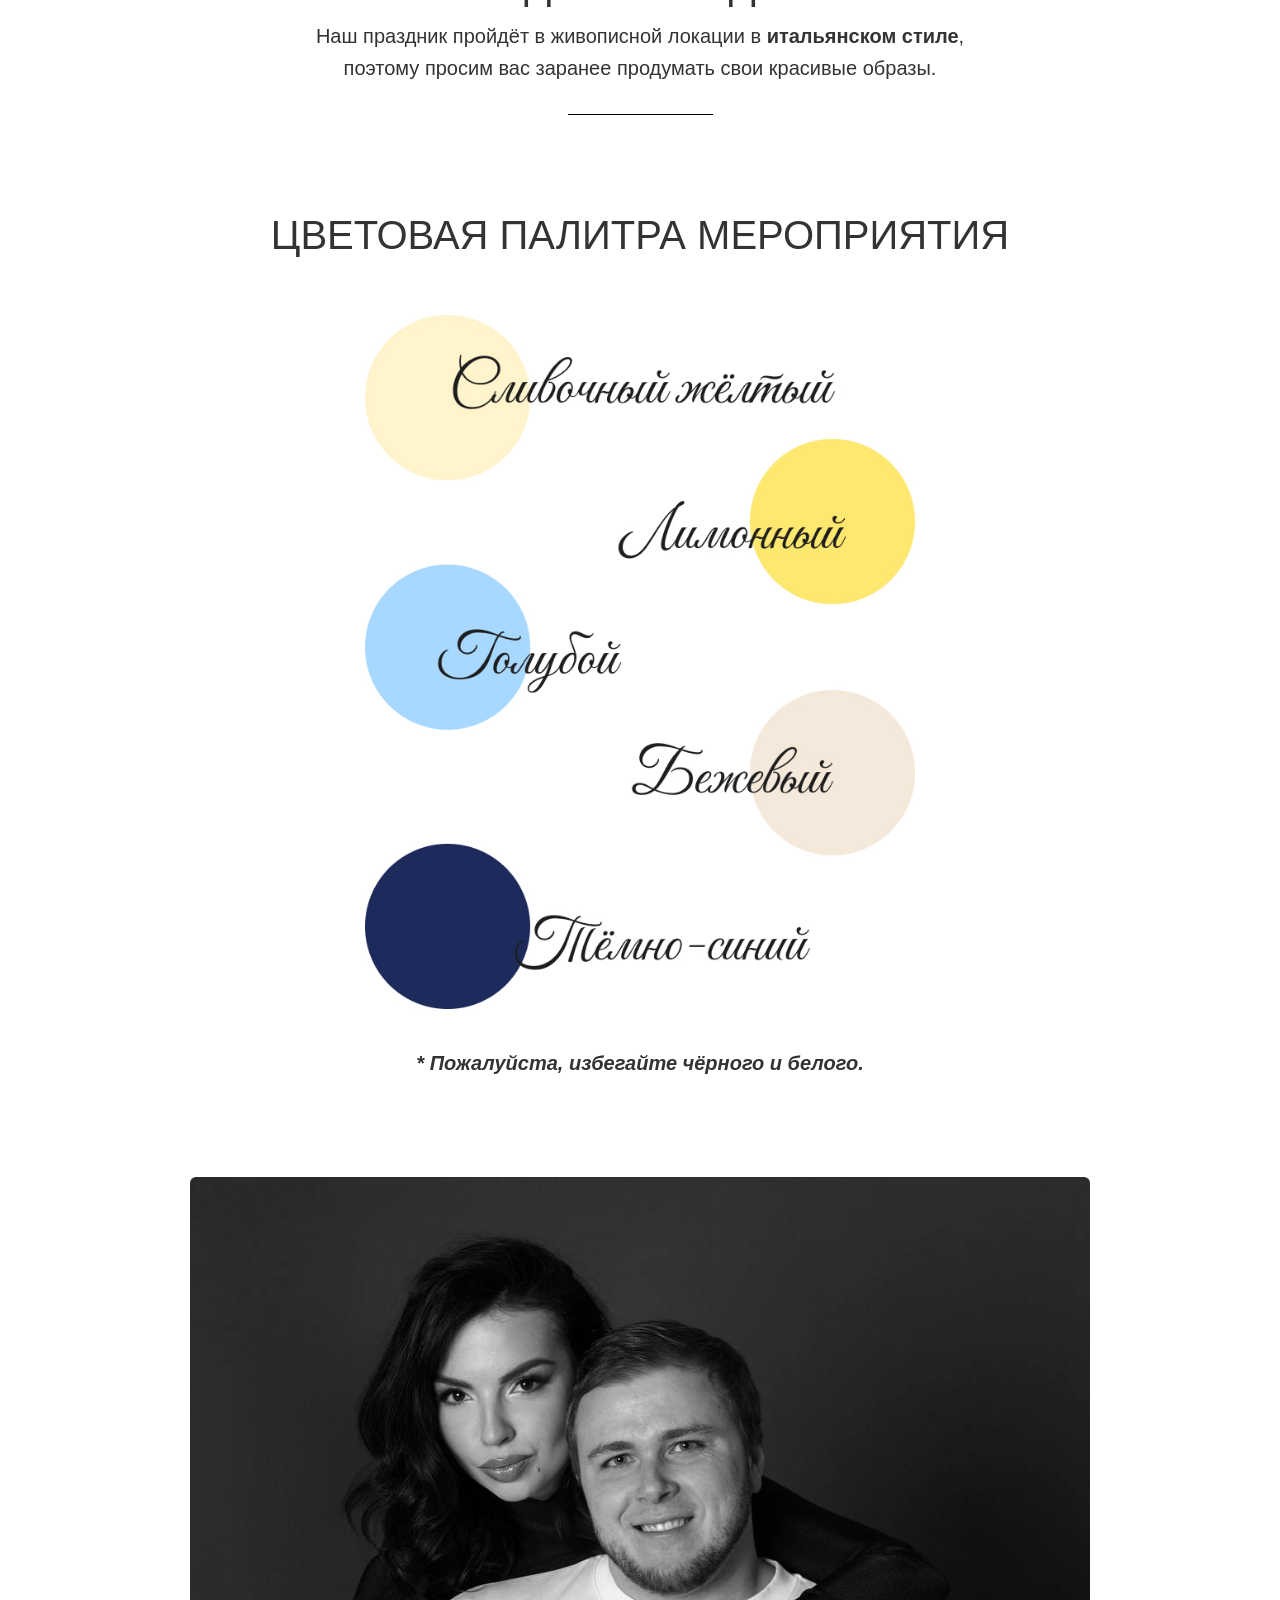
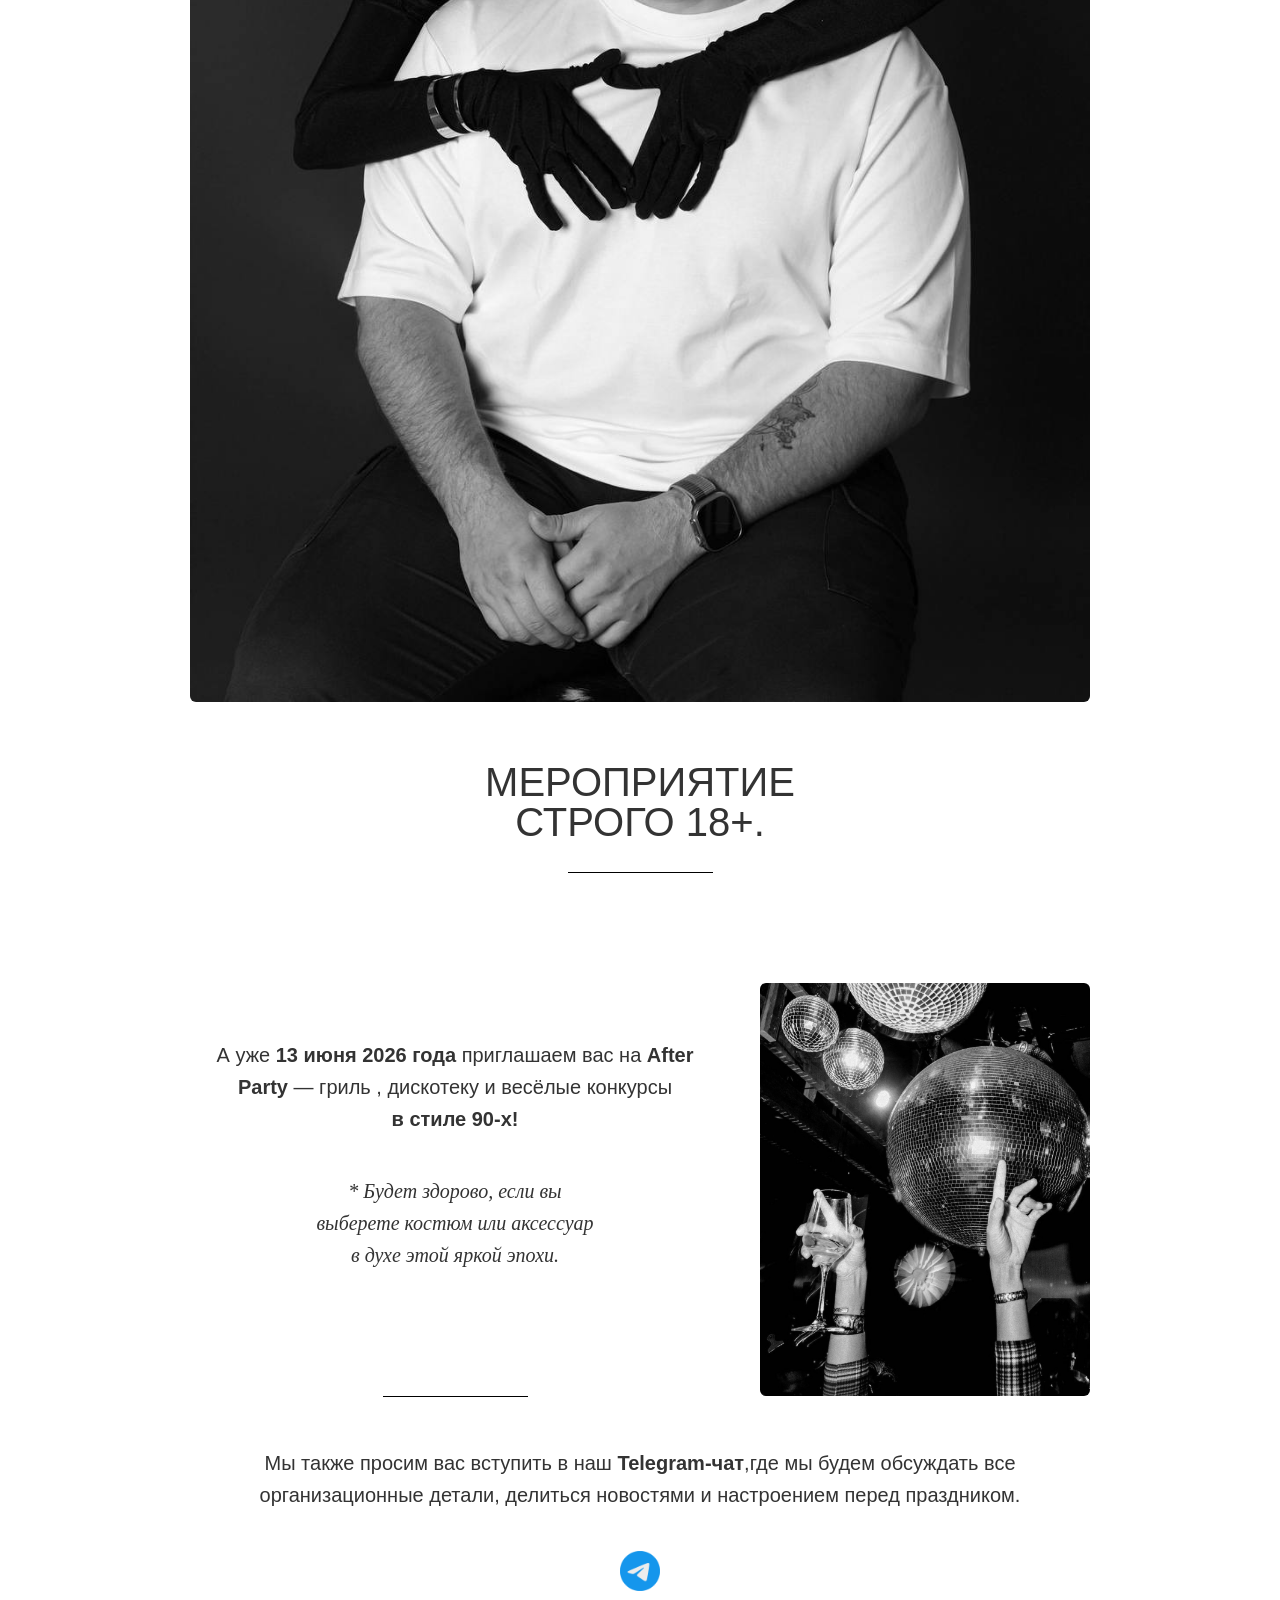
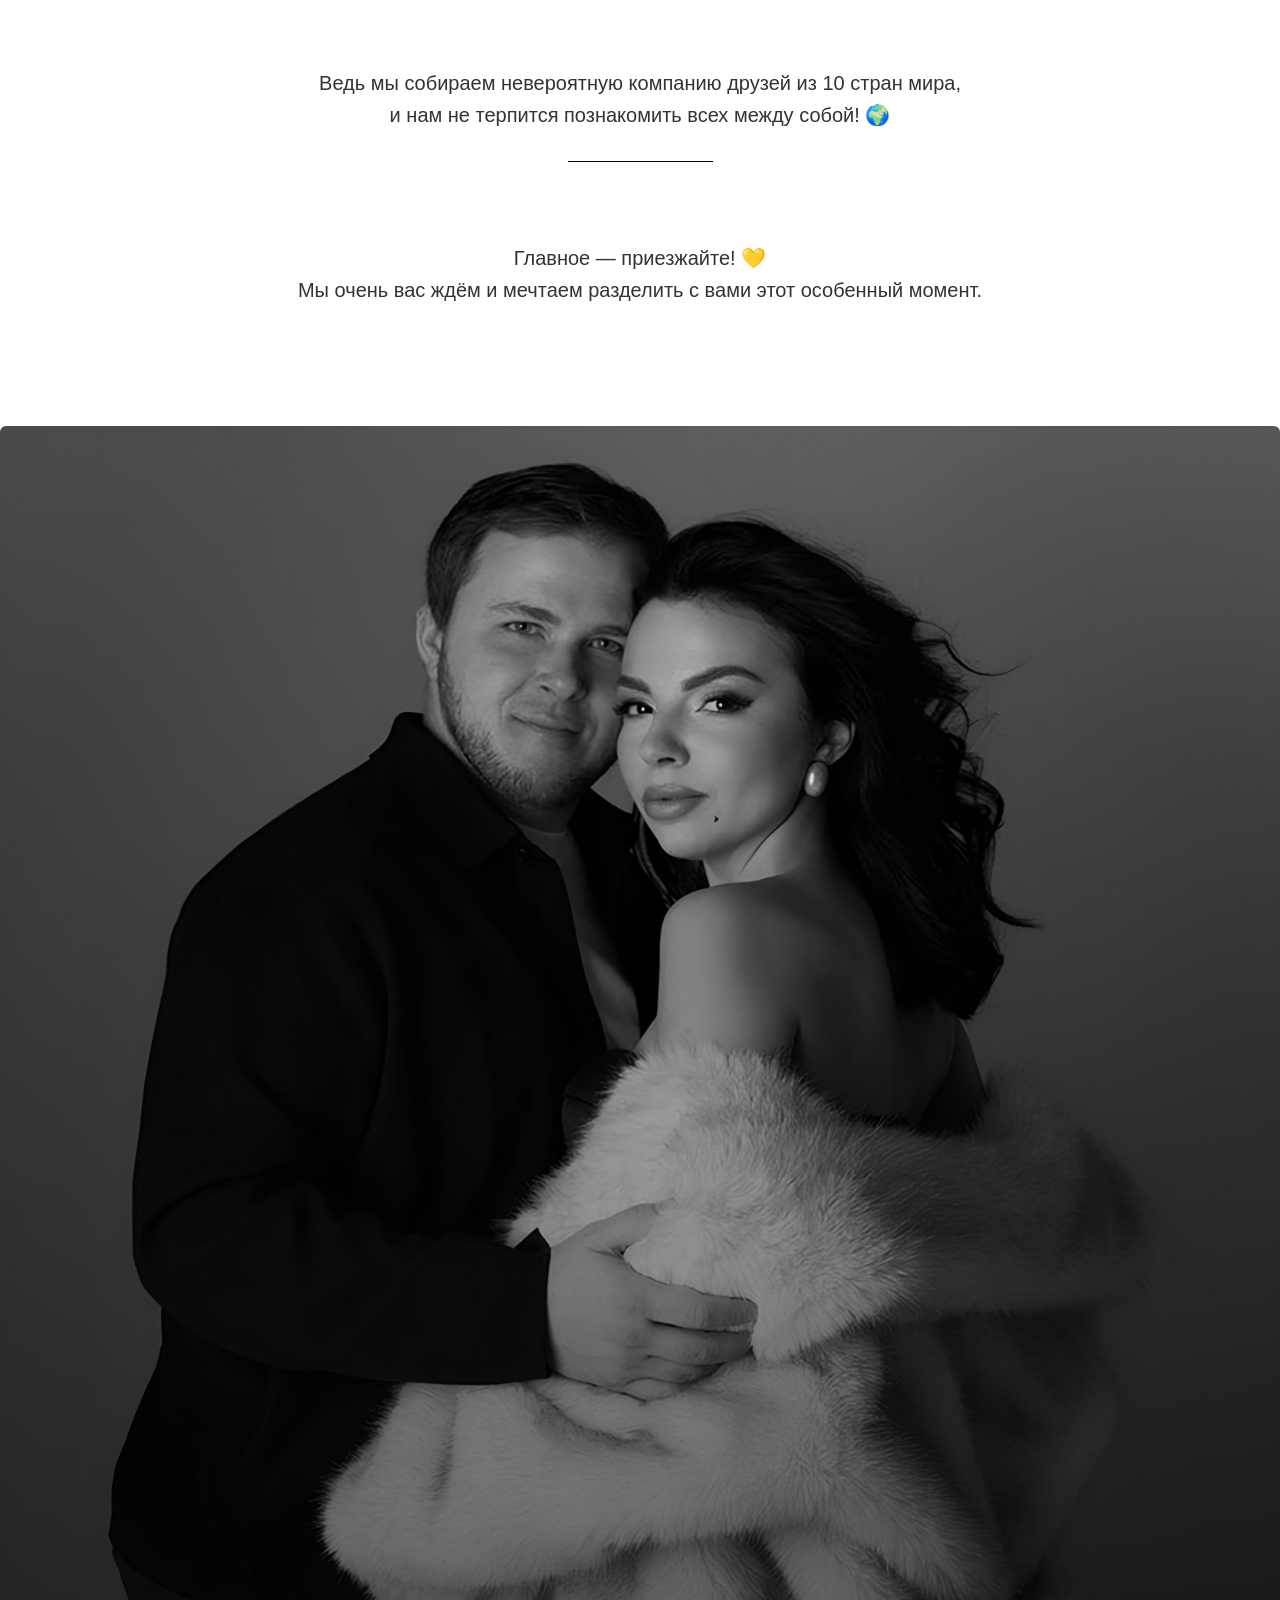
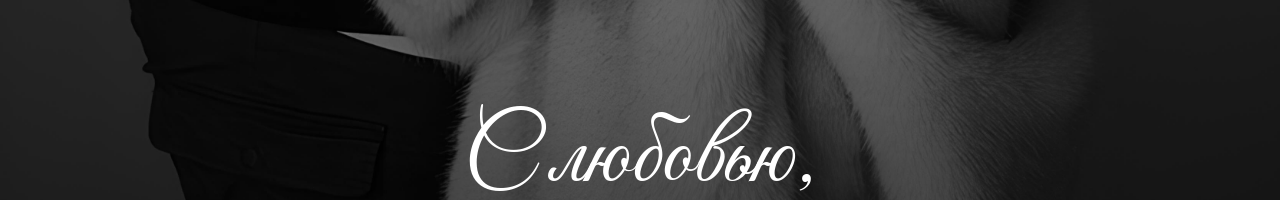
<file: Name/Lyoshik.html>
<!DOCTYPE html>
<html lang="ru">
  <head>
    <meta charset="utf-8" />
    <meta name="viewport" content="width=device-width, initial-scale=2" />
    <title>Приглашение — Villa Vi Escape</title>

    <link rel="preconnect" href="https://fonts.gstatic.com" crossorigin />
    <link
      href="https://fonts.googleapis.com/css2?family=Playfair+Display:wght@400;600;700&family=Inter:wght@300;400;600&display=swap"
      rel="stylesheet"
    />
    <link rel="stylesheet" href="../style.css" />
    <link rel="preconnect" href="https://fonts.googleapis.com" />
    <link rel="preconnect" href="https://fonts.gstatic.com" crossorigin />
    <link
      href="https://fonts.googleapis.com/css2?family=Great+Vibes&display=swap"
      rel="stylesheet"
    />
  </head>

  <body>
    <div class="hero main-hero">
      <img src="./image/Heder.jpg" alt="Фото" class="image" />
      <div class="overlay main-overlay">
        <h1 class="main-title">Дорогой Лёшик</h1>
        <p class="main-date">12 июня 2026 года</p>
      </div>
    </div>

    <div class="invitation">
      <p class="invitation-text">
        Мы счастливы пригласить вас на наш Праздник Любви, который состоится
        <span class="highlight">12 июня 2026 года</span> в нашей особенной
        локации —
      </p>
      <p class="invitation-location">
        <a
          href="https://www.instagram.com/etcetera_winery?igsh=MWp2NWZ1aDRuMnMyNw=="
          class="location-link"
          target="_blank"
          >Etcetera Winery</a
        >
      </p>
      <div class="location-container">
        <div class="hero location-hero">
          <img src="./image/Institution.jpg" alt="Фото" class="image" />
          <div class="overlay location-overlay">
            <h2 class="location-title">Etcetera Winery</h2>
          </div>
        </div>
        <div class="location-text">
          <p class="invitation-note">
            * Пожалуйста, планируйте приезд в Кишинёв не позже 11 июня, ведь
            утром 12 июня мы все вместе отправимся в место проведения торжества,
            чтобы провести эти волшебные дни рядом друг с другом.
          </p>
          <div class="divider"></div>
        </div>
      </div>
    </div>
    <div class="dresscode">
      <h2 class="dresscode-title">Дресс-код</h2>
      <p class="dresscode-text">
        Наш праздник пройдёт в живописной локации в
        <span class="highlight">итальянском стиле</span>, поэтому просим вас
        заранее продумать свои красивые образы.
      </p>
    </div>
    <div class="divider"></div>
    <div class="palette">
      <h2 class="palette-title">Цветовая палитра мероприятия</h2>
      <picture>
        <source srcset="./image/desk.jpg" media="(min-width: 768px)" />
        <img src="./image/colors.jpg" alt="Фото" />
      </picture>
      <p class="palette-note">* Пожалуйста, избегайте чёрного и белого.</p>
    </div>

    <div class="age">
      <img class="hero age-hero" src="./image/Main.jpg" alt="Фото" />
      <h2 class="age-text">Мероприятие строго 18+.</h2>
    </div>
    <div class="divider"></div>
    <div class="afterparty">
      <p class="afterparty-text">
        А уже <span class="highlight">13 июня 2026 года</span> приглашаем вас на
        <span class="highlight">After Party </span>— гриль , дискотеку и весёлые
        конкурсы <br /><span class="highlight">в стиле 90-х!</span>
      </p>
      <img src="./image/Disco.jpg" alt="Фото" class="image" />
      <p class="afterparty-subtext">
        * Будет здорово, если вы выберете костюм или аксессуар <br />
        в духе этой яркой эпохи.
      </p>
      <div class="divider disco"></div>
    </div>
    <div class="telegram">
      <p class="telegram-text">
        Мы также просим вас вступить в наш
        <span class="highlight">Telegram-чат</span>,где мы будем обсуждать все
        организационные детали, делиться новостями и настроением перед
        праздником.
      </p>
      <a
        href="https://t.me/+UPGe9YUs1v44YTRk"
        target="_blank"
        class="telegram-link"
      >
        <img
          src="./image/telegram 1.png"
          alt="Telegram"
          class="telegram-icon"
        />
      </a>

      <p class="telegram-friends">
        Ведь мы собираем невероятную компанию друзей из 10 стран мира, и нам не
        терпится познакомить всех между собой! 🌍
      </p>
      <div class="divider"></div>
      <p class="telegram-final">
        Главное — приезжайте! 💛<br />
        Мы очень вас ждём и мечтаем разделить с вами этот особенный момент.
      </p>
    </div>
    <div class="hero signature-hero">
      <img src="./image/Footer.jpg" alt="Фото" class="image" />
      <div class="overlay signature-overlay">
        <h2 class="signature-title">
          С любовью, <br />
          Александр и Полина
        </h2>
      </div>
    </div>
  </body>
</html>
</file>
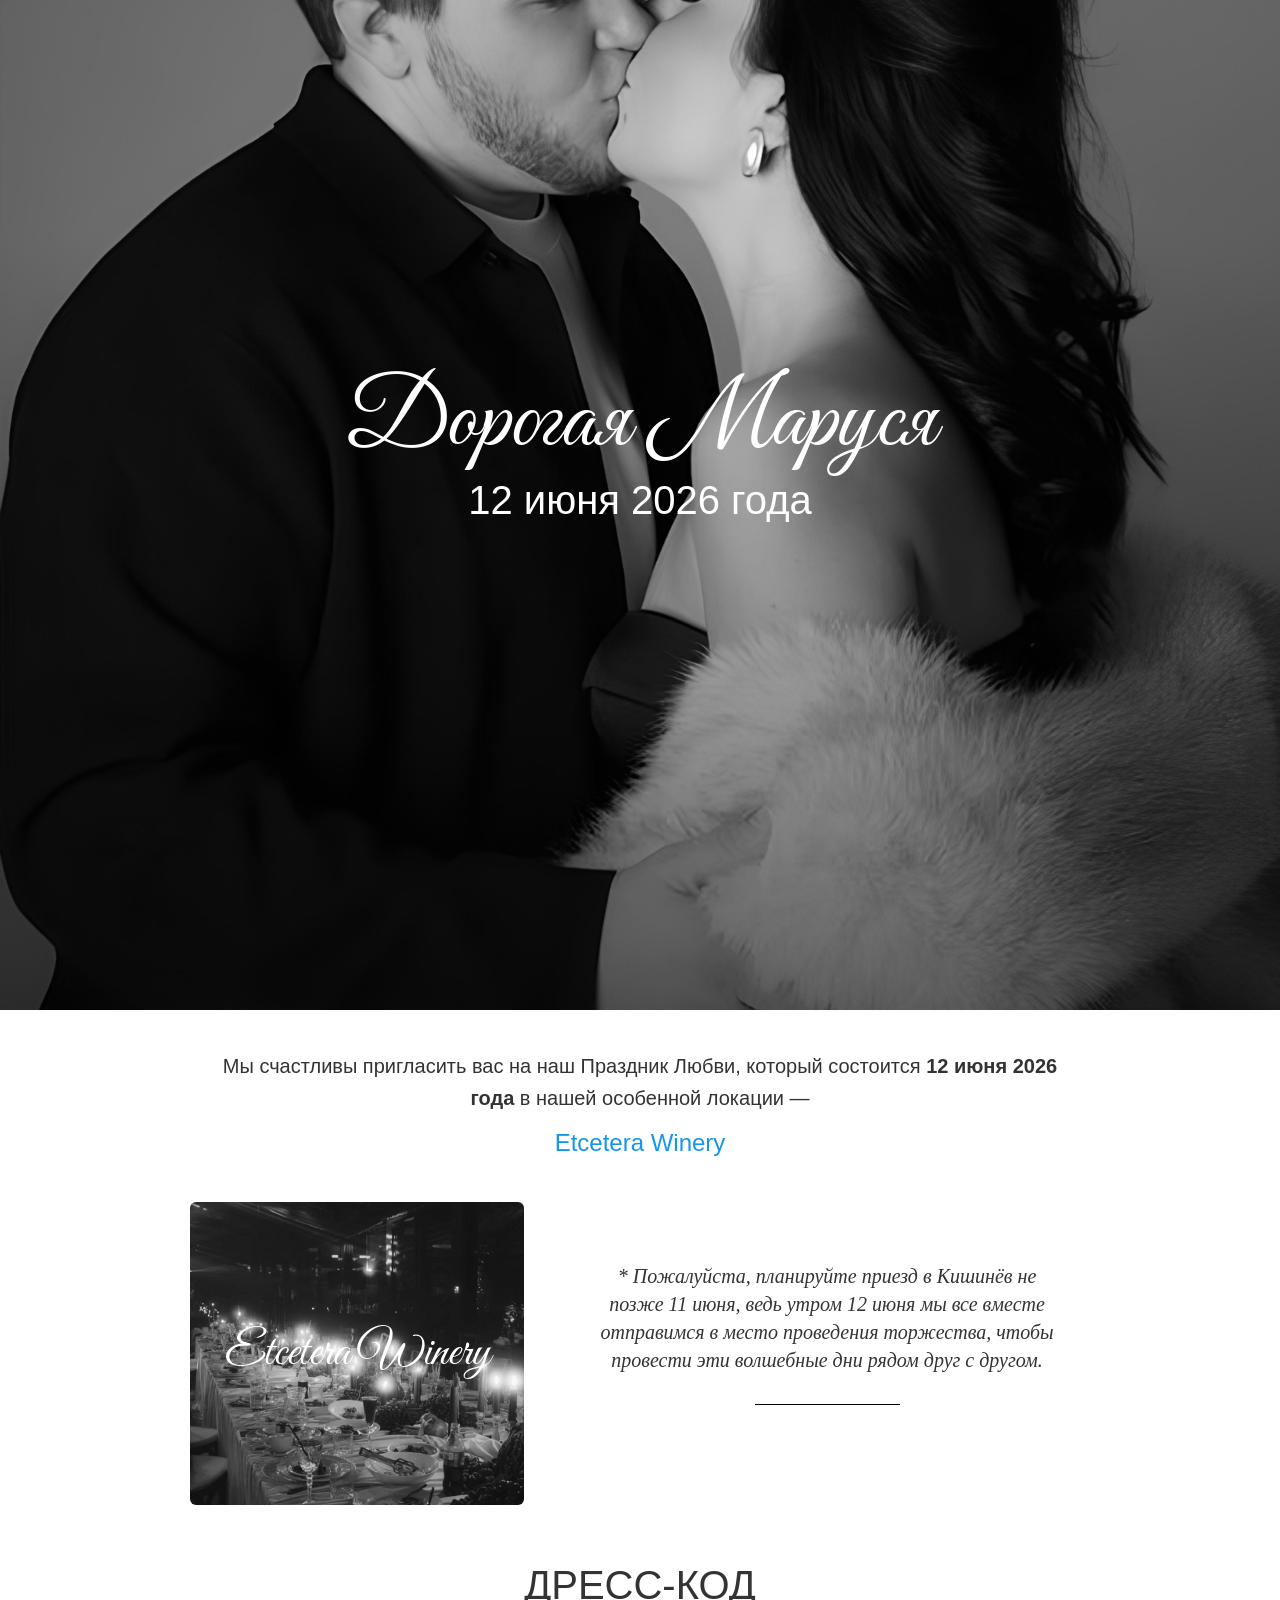
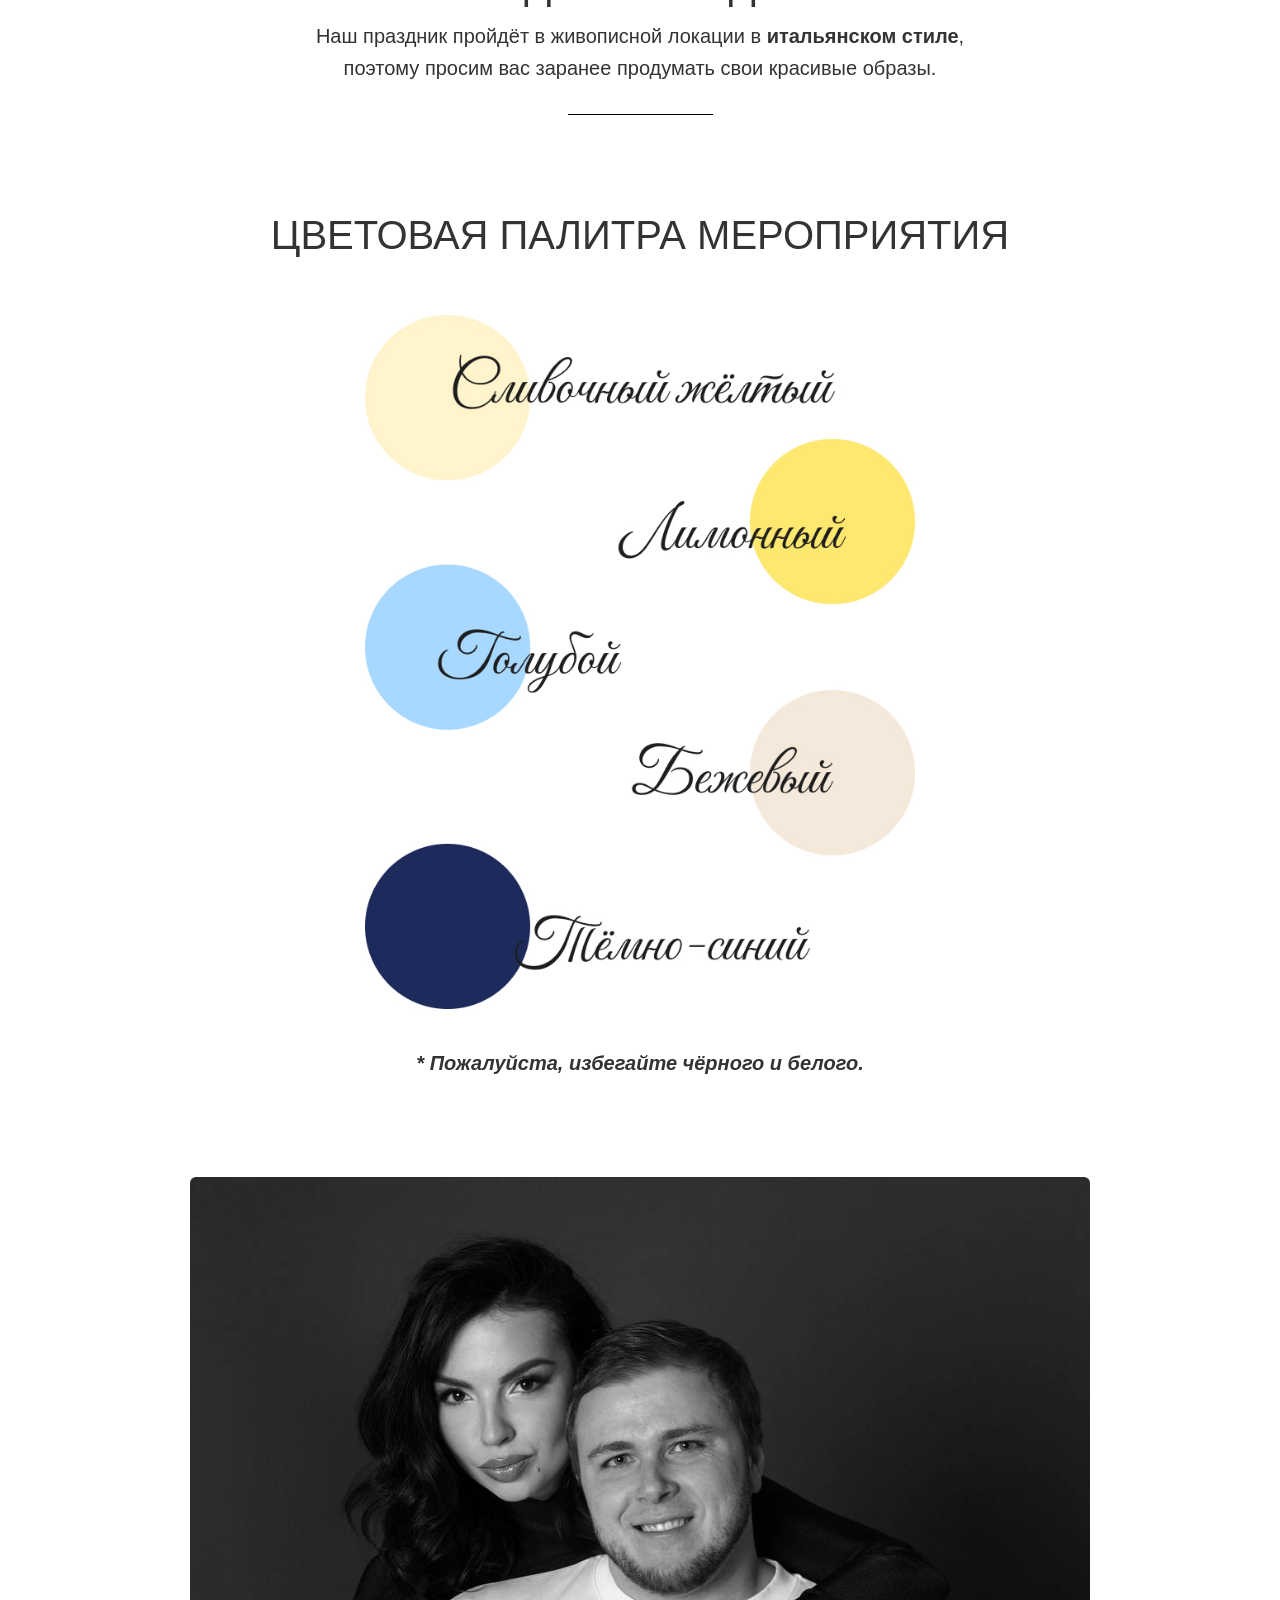
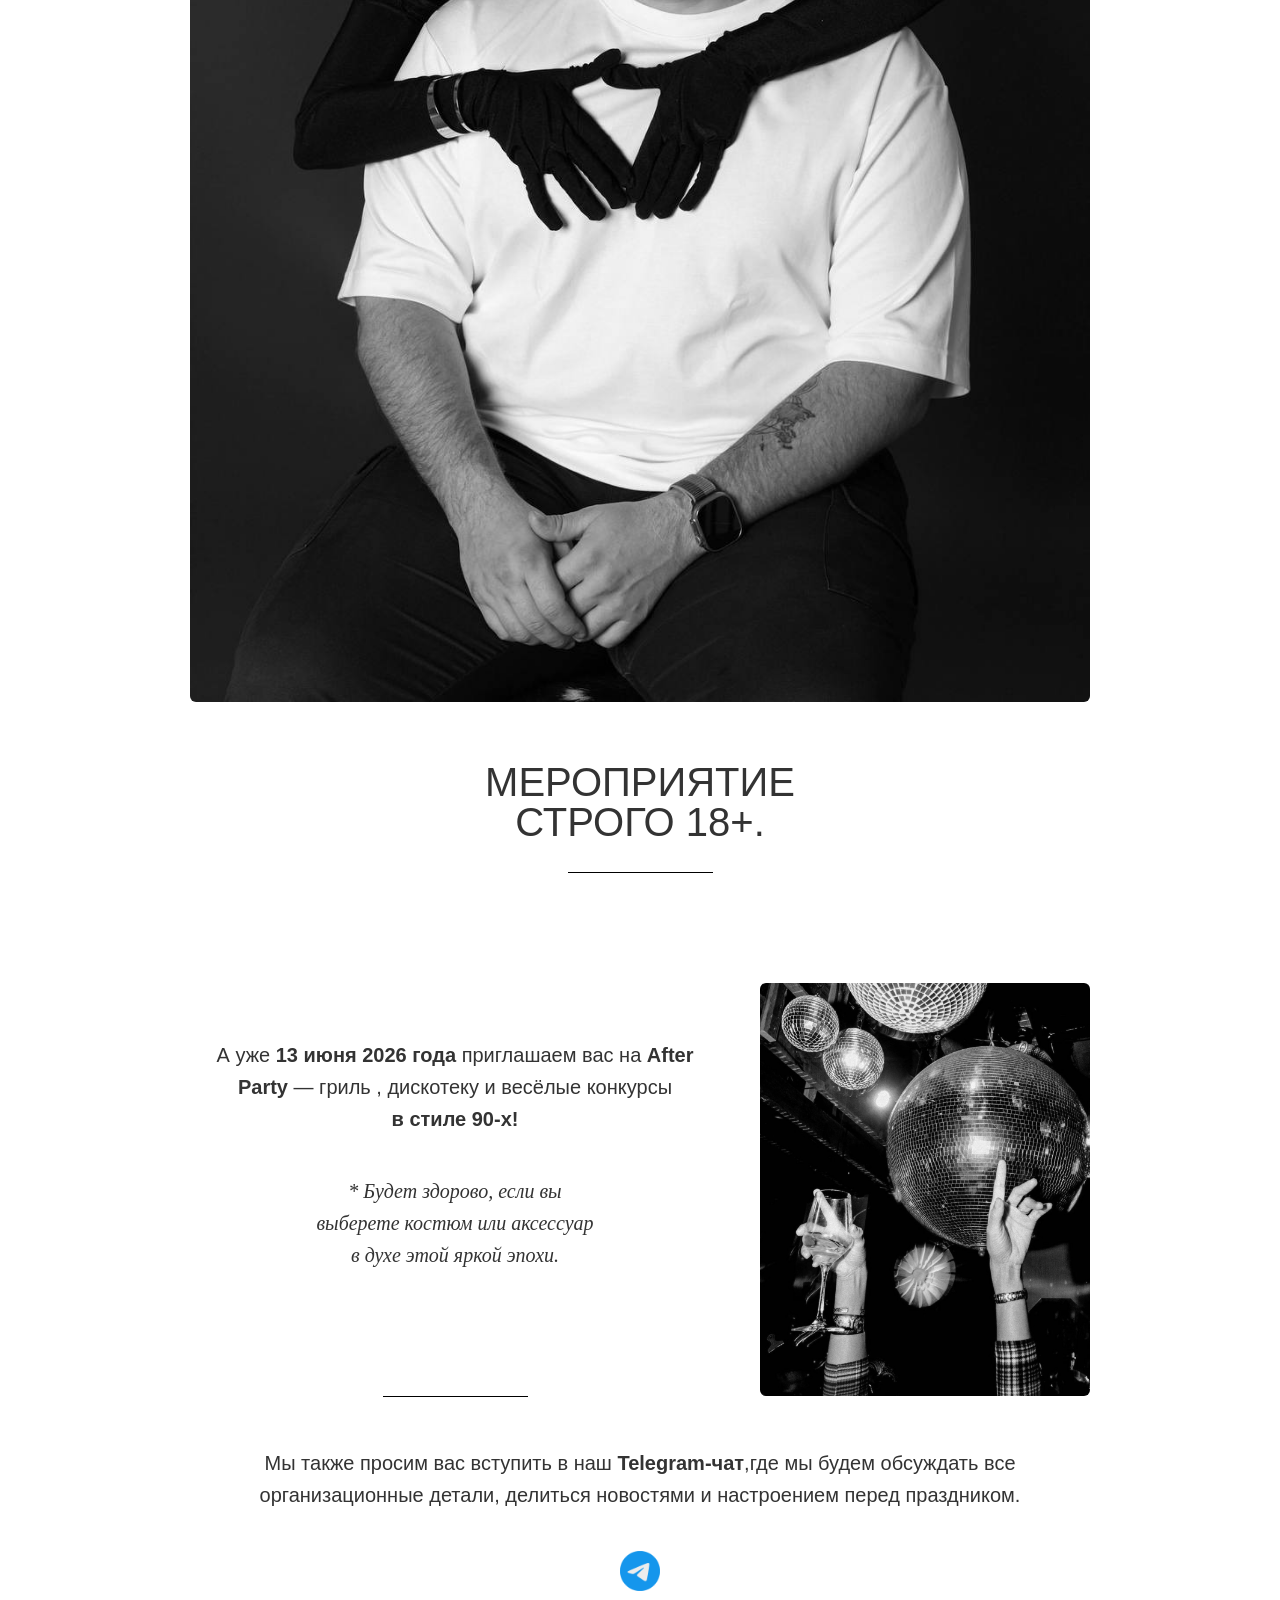
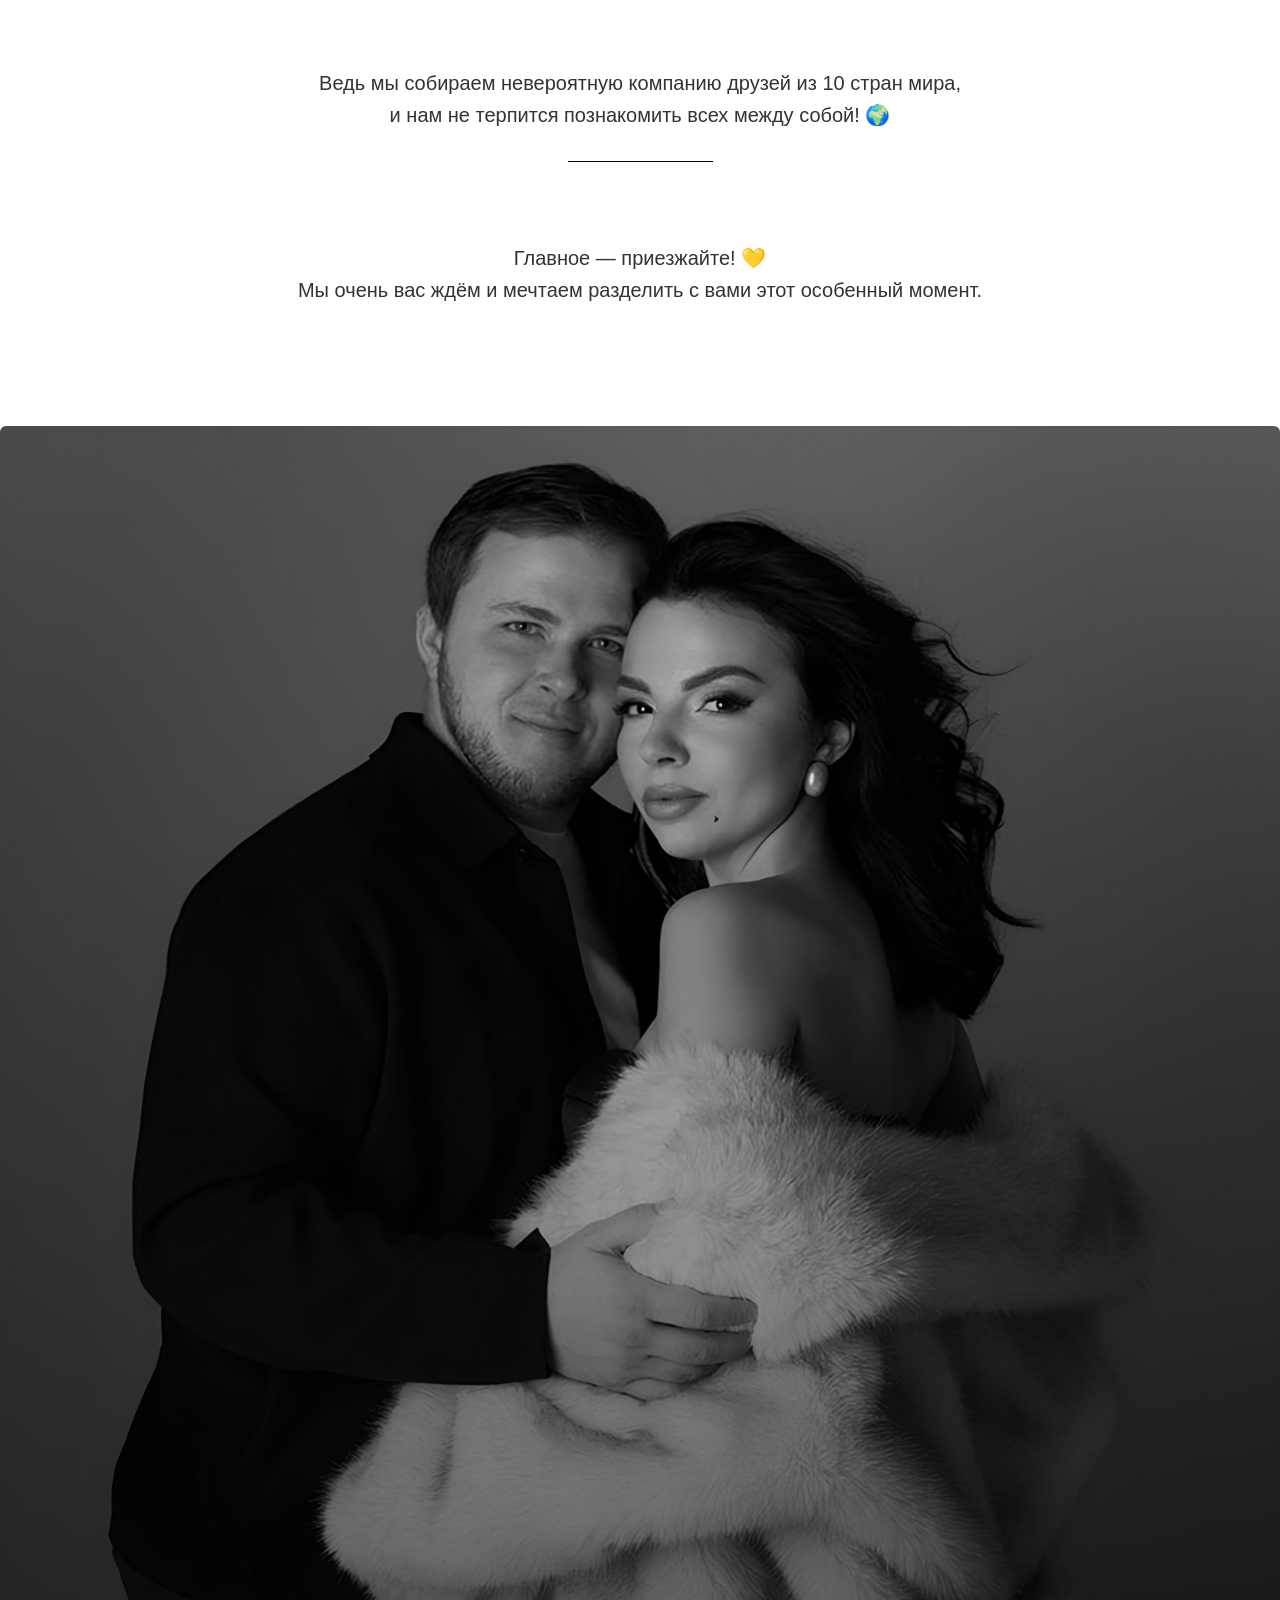
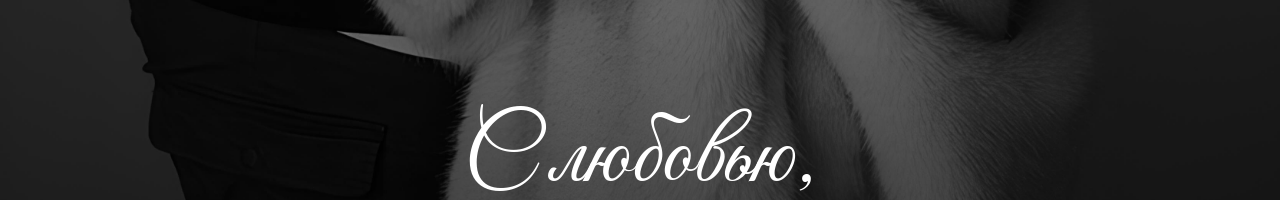
<file: Name/Marusya.html>
<!DOCTYPE html>
<html lang="ru">
  <head>
    <meta charset="utf-8" />
    <meta name="viewport" content="width=device-width, initial-scale=2" />
    <title>Приглашение — Villa Vi Escape</title>

    <link rel="preconnect" href="https://fonts.gstatic.com" crossorigin />
    <link
      href="https://fonts.googleapis.com/css2?family=Playfair+Display:wght@400;600;700&family=Inter:wght@300;400;600&display=swap"
      rel="stylesheet"
    />
    <link rel="stylesheet" href="../style.css" />
    <link rel="preconnect" href="https://fonts.googleapis.com" />
    <link rel="preconnect" href="https://fonts.gstatic.com" crossorigin />
    <link
      href="https://fonts.googleapis.com/css2?family=Great+Vibes&display=swap"
      rel="stylesheet"
    />
  </head>

  <body>
    <div class="hero main-hero">
      <img src="./image/Heder.jpg" alt="Фото" class="image" />
      <div class="overlay main-overlay">
        <h1 class="main-title">Дорогая Маруся</h1>
        <p class="main-date">12 июня 2026 года</p>
      </div>
    </div>

    <div class="invitation">
      <p class="invitation-text">
        Мы счастливы пригласить вас на наш Праздник Любви, который состоится
        <span class="highlight">12 июня 2026 года</span> в нашей особенной
        локации —
      </p>
      <p class="invitation-location">
        <a
          href="https://www.instagram.com/etcetera_winery?igsh=MWp2NWZ1aDRuMnMyNw=="
          class="location-link"
          target="_blank"
          >Etcetera Winery</a
        >
      </p>
      <div class="location-container">
        <div class="hero location-hero">
          <img src="./image/Institution.jpg" alt="Фото" class="image" />
          <div class="overlay location-overlay">
            <h2 class="location-title">Etcetera Winery</h2>
          </div>
        </div>
        <div class="location-text">
          <p class="invitation-note">
            * Пожалуйста, планируйте приезд в Кишинёв не позже 11 июня, ведь
            утром 12 июня мы все вместе отправимся в место проведения торжества,
            чтобы провести эти волшебные дни рядом друг с другом.
          </p>
          <div class="divider"></div>
        </div>
      </div>
    </div>
    <div class="dresscode">
      <h2 class="dresscode-title">Дресс-код</h2>
      <p class="dresscode-text">
        Наш праздник пройдёт в живописной локации в
        <span class="highlight">итальянском стиле</span>, поэтому просим вас
        заранее продумать свои красивые образы.
      </p>
    </div>
    <div class="divider"></div>
    <div class="palette">
      <h2 class="palette-title">Цветовая палитра мероприятия</h2>
      <picture>
        <source srcset="./image/desk.jpg" media="(min-width: 768px)" />
        <img src="./image/colors.jpg" alt="Фото" />
      </picture>
      <p class="palette-note">* Пожалуйста, избегайте чёрного и белого.</p>
    </div>

    <div class="age">
      <img class="hero age-hero" src="./image/Main.jpg" alt="Фото" />
      <h2 class="age-text">Мероприятие строго 18+.</h2>
    </div>
    <div class="divider"></div>
    <div class="afterparty">
      <p class="afterparty-text">
        А уже <span class="highlight">13 июня 2026 года</span> приглашаем вас на
        <span class="highlight">After Party </span>— гриль , дискотеку и весёлые
        конкурсы <br /><span class="highlight">в стиле 90-х!</span>
      </p>
      <img src="./image/Disco.jpg" alt="Фото" class="image" />
      <p class="afterparty-subtext">
        * Будет здорово, если вы выберете костюм или аксессуар <br />
        в духе этой яркой эпохи.
      </p>
      <div class="divider disco"></div>
    </div>
    <div class="telegram">
      <p class="telegram-text">
        Мы также просим вас вступить в наш
        <span class="highlight">Telegram-чат</span>,где мы будем обсуждать все
        организационные детали, делиться новостями и настроением перед
        праздником.
      </p>
      <a
        href="https://t.me/+UPGe9YUs1v44YTRk"
        target="_blank"
        class="telegram-link"
      >
        <img
          src="./image/telegram 1.png"
          alt="Telegram"
          class="telegram-icon"
        />
      </a>

      <p class="telegram-friends">
        Ведь мы собираем невероятную компанию друзей из 10 стран мира, и нам не
        терпится познакомить всех между собой! 🌍
      </p>
      <div class="divider"></div>
      <p class="telegram-final">
        Главное — приезжайте! 💛<br />
        Мы очень вас ждём и мечтаем разделить с вами этот особенный момент.
      </p>
    </div>
    <div class="hero signature-hero">
      <img src="./image/Footer.jpg" alt="Фото" class="image" />
      <div class="overlay signature-overlay">
        <h2 class="signature-title">
          С любовью, <br />
          Александр и Полина
        </h2>
      </div>
    </div>
  </body>
</html>
</file>
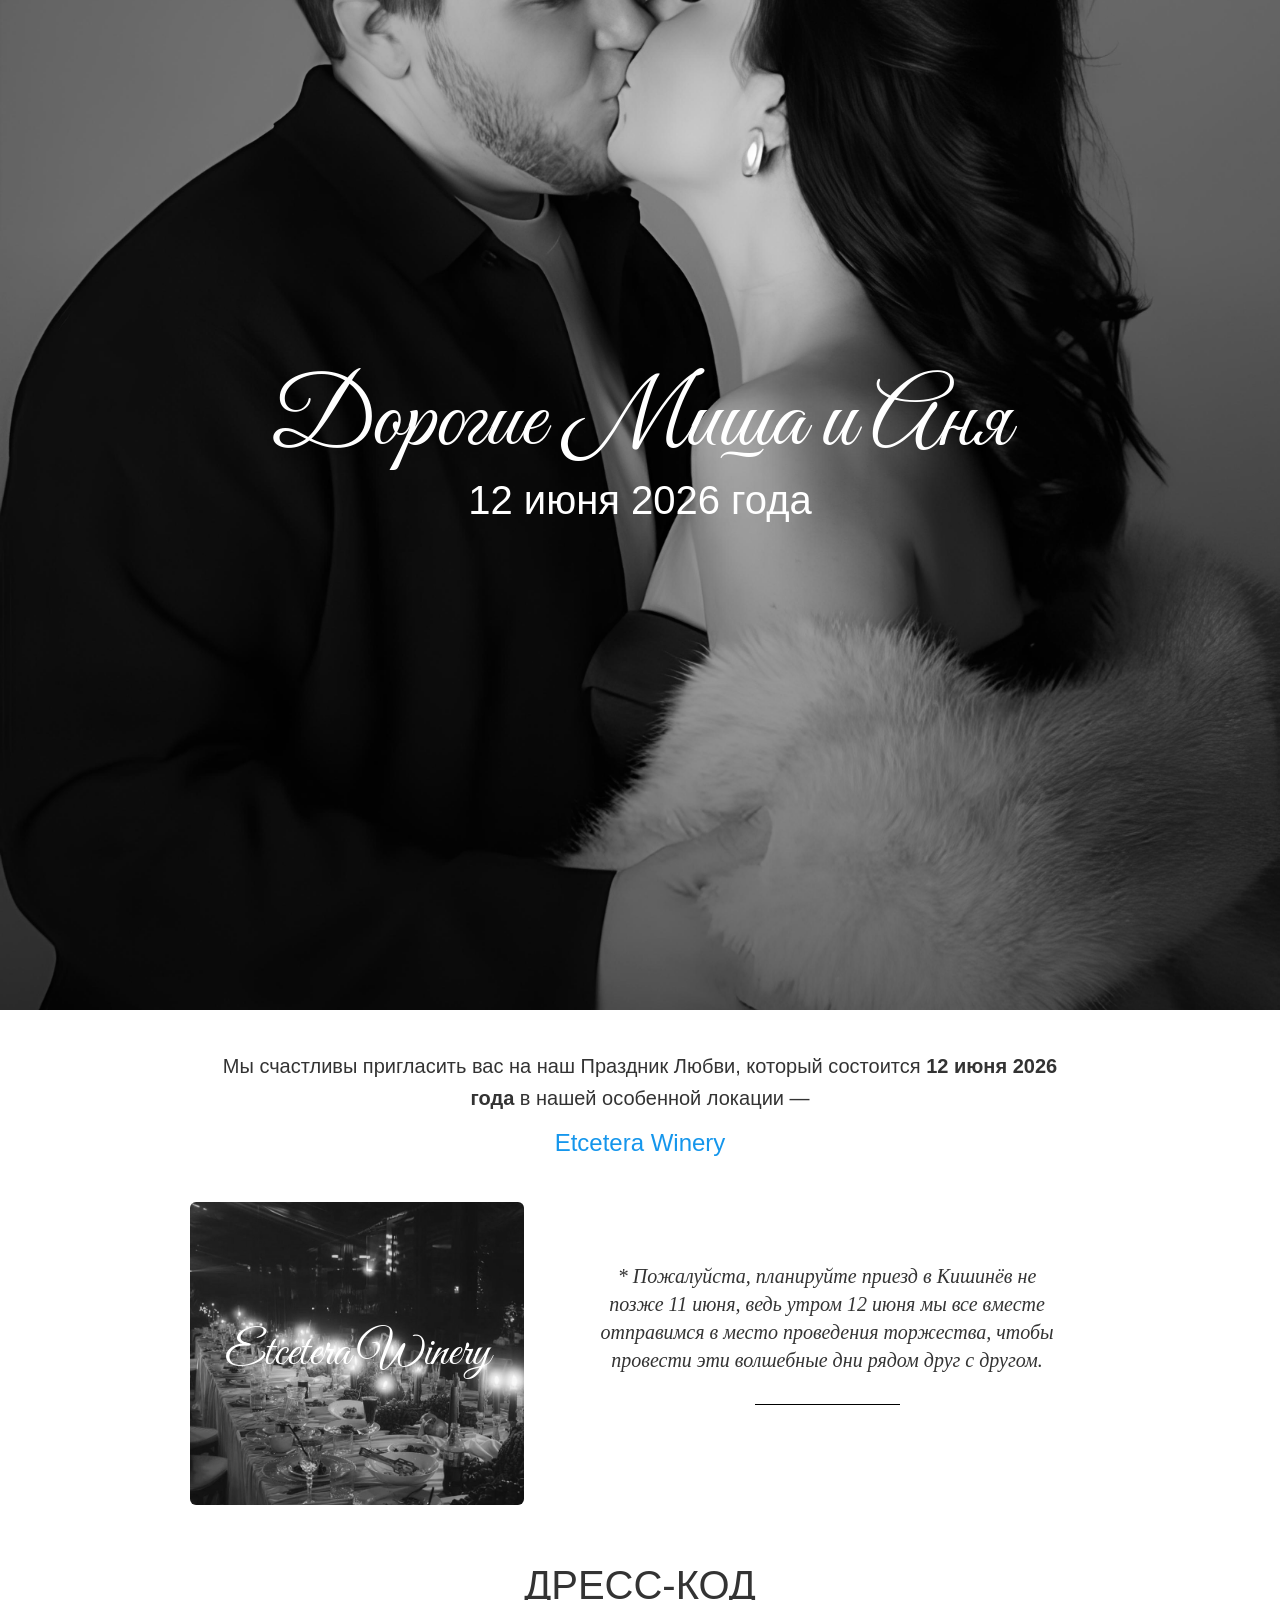
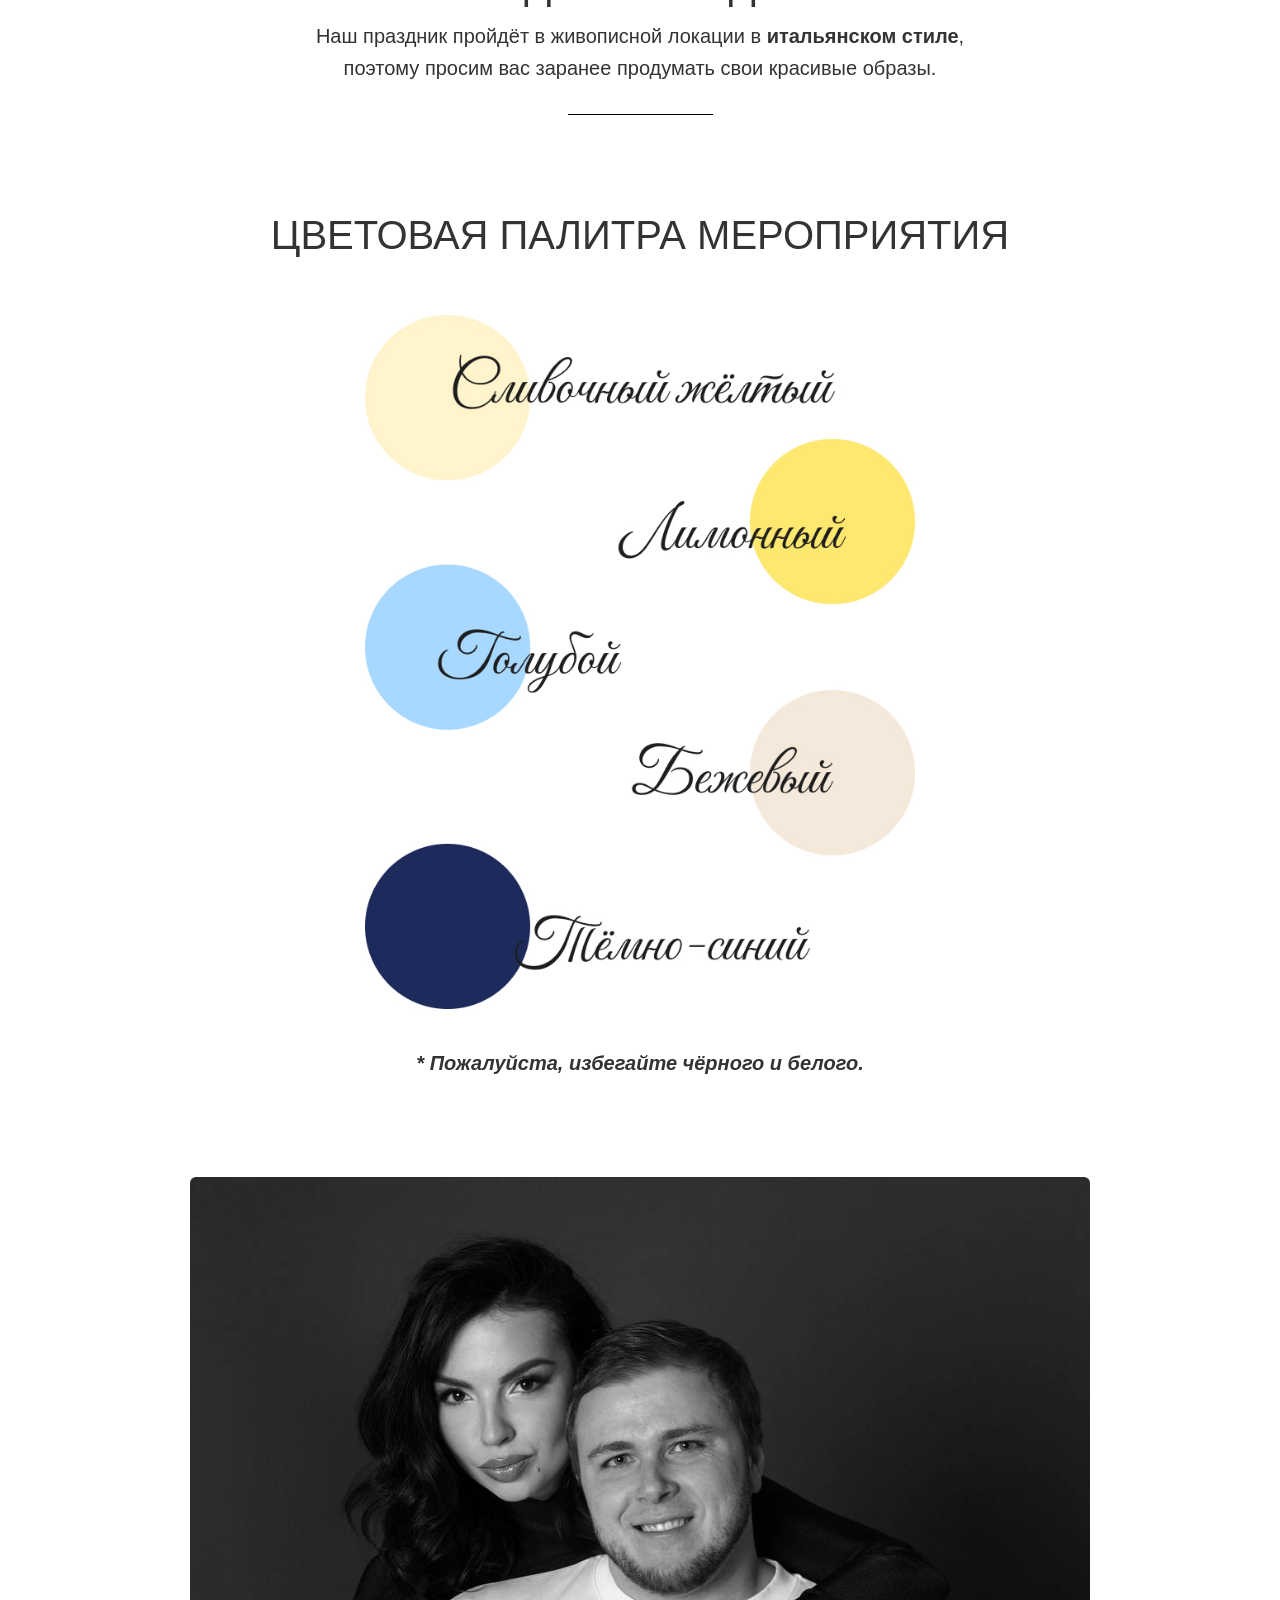
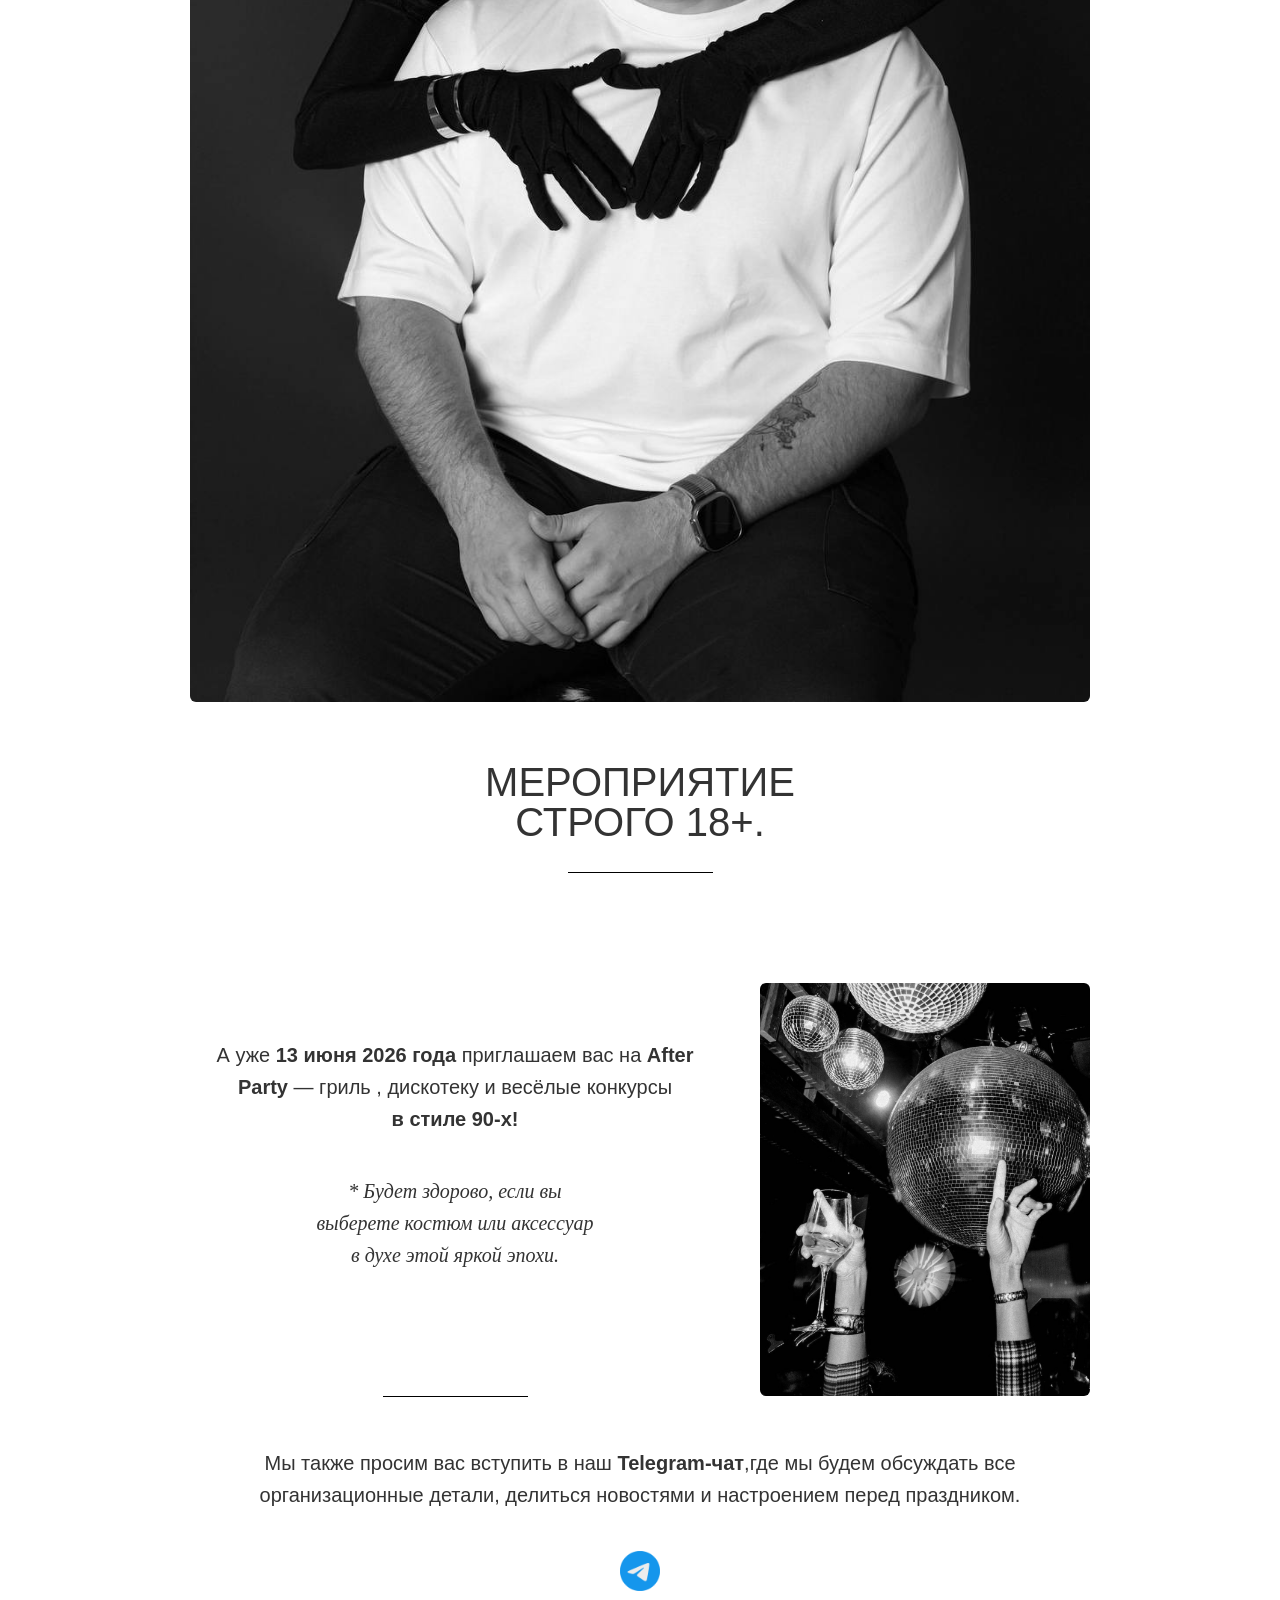
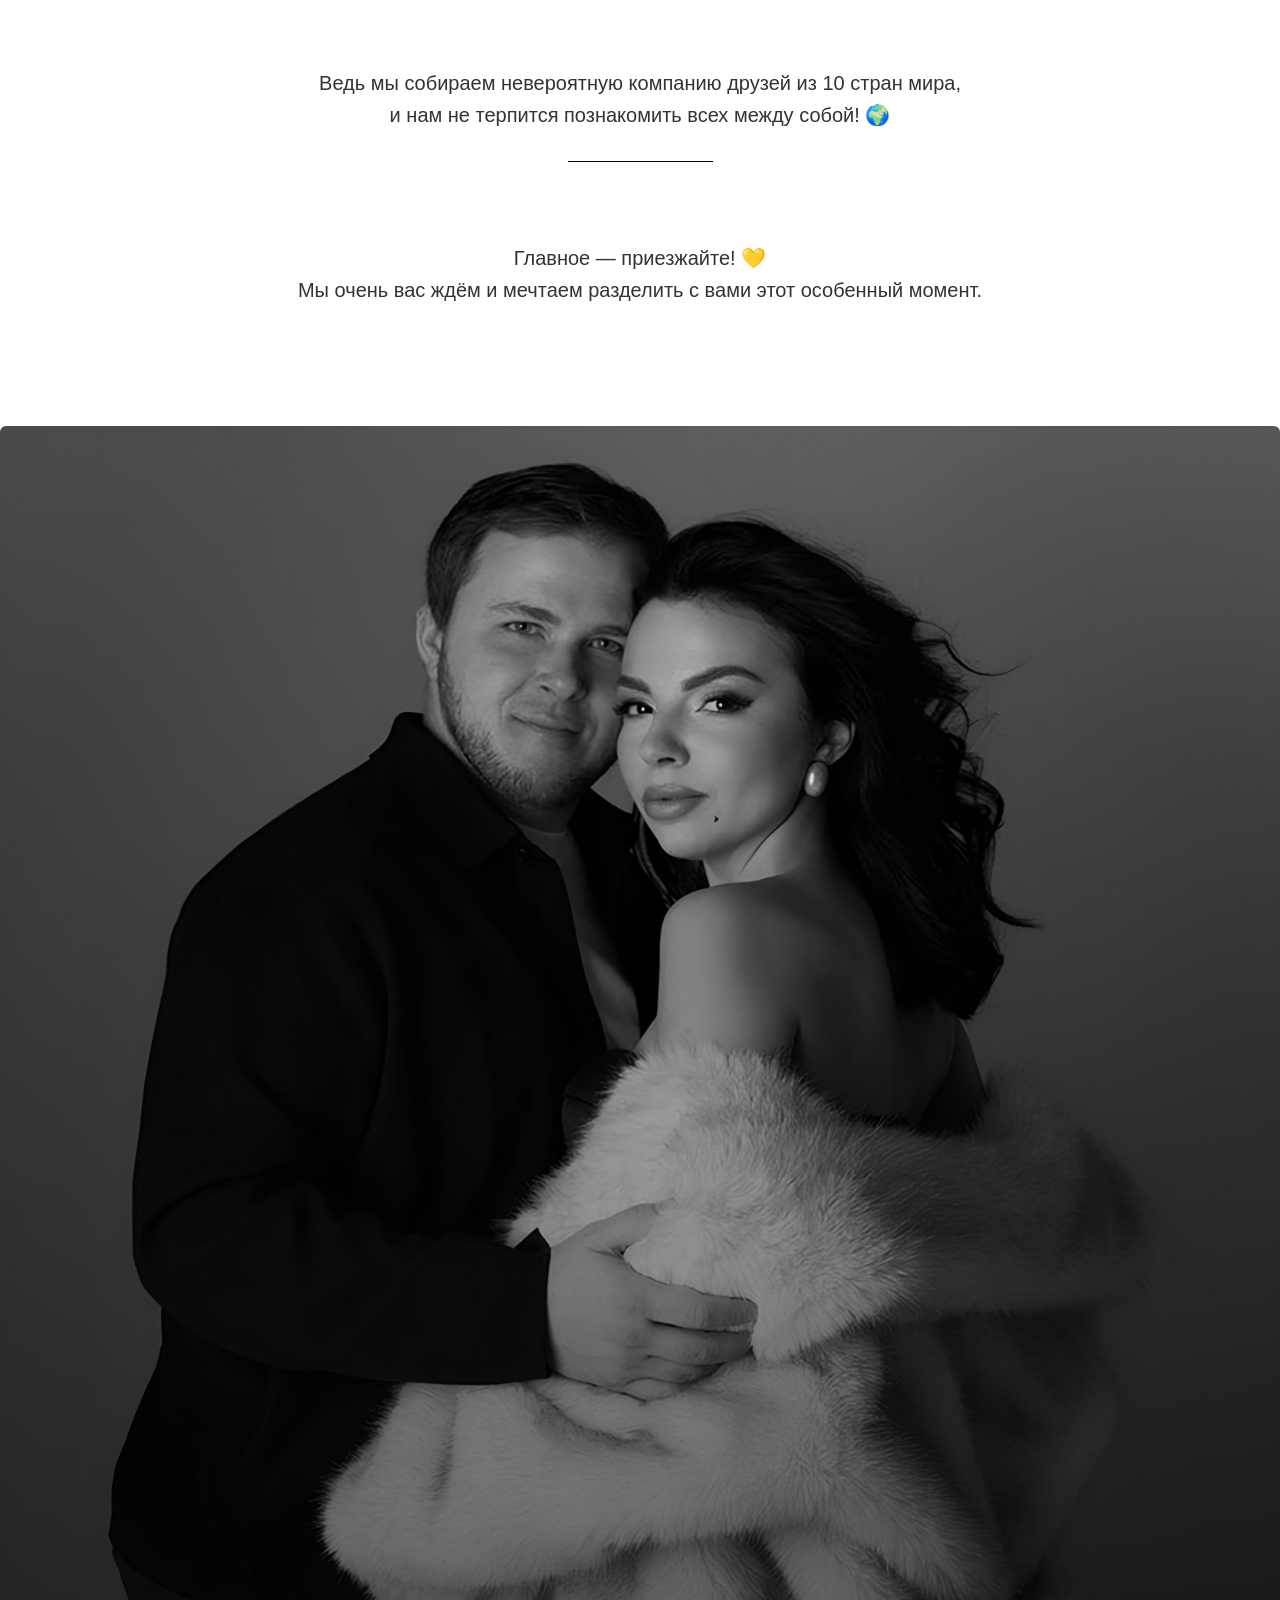
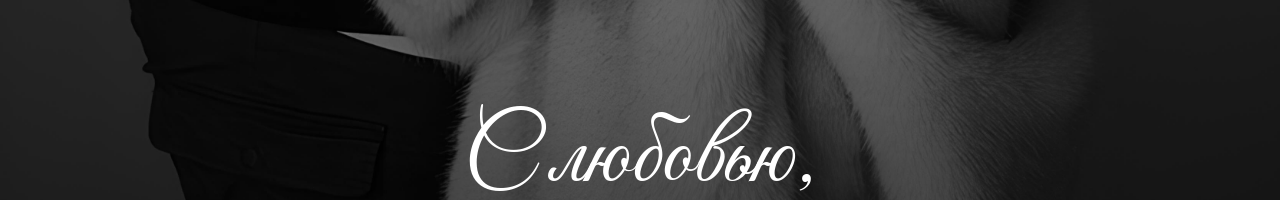
<file: Name/MishaandAnya.html>
<!DOCTYPE html>
<html lang="ru">
  <head>
    <meta charset="utf-8" />
    <meta name="viewport" content="width=device-width, initial-scale=2" />
    <title>Приглашение — Villa Vi Escape</title>

    <link rel="preconnect" href="https://fonts.gstatic.com" crossorigin />
    <link
      href="https://fonts.googleapis.com/css2?family=Playfair+Display:wght@400;600;700&family=Inter:wght@300;400;600&display=swap"
      rel="stylesheet"
    />
    <link rel="stylesheet" href="../style.css" />
    <link rel="preconnect" href="https://fonts.googleapis.com" />
    <link rel="preconnect" href="https://fonts.gstatic.com" crossorigin />
    <link
      href="https://fonts.googleapis.com/css2?family=Great+Vibes&display=swap"
      rel="stylesheet"
    />
  </head>

  <body>
    <div class="hero main-hero">
      <img src="./image/Heder.jpg" alt="Фото" class="image" />
      <div class="overlay main-overlay">
        <h1 class="main-title">Дорогие Миша и Аня</h1>
        <p class="main-date">12 июня 2026 года</p>
      </div>
    </div>

    <div class="invitation">
      <p class="invitation-text">
        Мы счастливы пригласить вас на наш Праздник Любви, который состоится
        <span class="highlight">12 июня 2026 года</span> в нашей особенной
        локации —
      </p>
      <p class="invitation-location">
        <a
          href="https://www.instagram.com/etcetera_winery?igsh=MWp2NWZ1aDRuMnMyNw=="
          class="location-link"
          target="_blank"
          >Etcetera Winery</a
        >
      </p>
      <div class="location-container">
        <div class="hero location-hero">
          <img src="./image/Institution.jpg" alt="Фото" class="image" />
          <div class="overlay location-overlay">
            <h2 class="location-title">Etcetera Winery</h2>
          </div>
        </div>
        <div class="location-text">
          <p class="invitation-note">
            * Пожалуйста, планируйте приезд в Кишинёв не позже 11 июня, ведь
            утром 12 июня мы все вместе отправимся в место проведения торжества,
            чтобы провести эти волшебные дни рядом друг с другом.
          </p>
          <div class="divider"></div>
        </div>
      </div>
    </div>
    <div class="dresscode">
      <h2 class="dresscode-title">Дресс-код</h2>
      <p class="dresscode-text">
        Наш праздник пройдёт в живописной локации в
        <span class="highlight">итальянском стиле</span>, поэтому просим вас
        заранее продумать свои красивые образы.
      </p>
    </div>
    <div class="divider"></div>
    <div class="palette">
      <h2 class="palette-title">Цветовая палитра мероприятия</h2>
      <picture>
        <source srcset="./image/desk.jpg" media="(min-width: 768px)" />
        <img src="./image/colors.jpg" alt="Фото" />
      </picture>
      <p class="palette-note">* Пожалуйста, избегайте чёрного и белого.</p>
    </div>

    <div class="age">
      <img class="hero age-hero" src="./image/Main.jpg" alt="Фото" />
      <h2 class="age-text">Мероприятие строго 18+.</h2>
    </div>
    <div class="divider"></div>
    <div class="afterparty">
      <p class="afterparty-text">
        А уже <span class="highlight">13 июня 2026 года</span> приглашаем вас на
        <span class="highlight">After Party </span>— гриль , дискотеку и весёлые
        конкурсы <br /><span class="highlight">в стиле 90-х!</span>
      </p>
      <img src="./image/Disco.jpg" alt="Фото" class="image" />
      <p class="afterparty-subtext">
        * Будет здорово, если вы выберете костюм или аксессуар <br />
        в духе этой яркой эпохи.
      </p>
      <div class="divider disco"></div>
    </div>
    <div class="telegram">
      <p class="telegram-text">
        Мы также просим вас вступить в наш
        <span class="highlight">Telegram-чат</span>,где мы будем обсуждать все
        организационные детали, делиться новостями и настроением перед
        праздником.
      </p>
      <a
        href="https://t.me/+UPGe9YUs1v44YTRk"
        target="_blank"
        class="telegram-link"
      >
        <img
          src="./image/telegram 1.png"
          alt="Telegram"
          class="telegram-icon"
        />
      </a>

      <p class="telegram-friends">
        Ведь мы собираем невероятную компанию друзей из 10 стран мира, и нам не
        терпится познакомить всех между собой! 🌍
      </p>
      <div class="divider"></div>
      <p class="telegram-final">
        Главное — приезжайте! 💛<br />
        Мы очень вас ждём и мечтаем разделить с вами этот особенный момент.
      </p>
    </div>
    <div class="hero signature-hero">
      <img src="./image/Footer.jpg" alt="Фото" class="image" />
      <div class="overlay signature-overlay">
        <h2 class="signature-title">
          С любовью, <br />
          Александр и Полина
        </h2>
      </div>
    </div>
  </body>
</html>
</file>
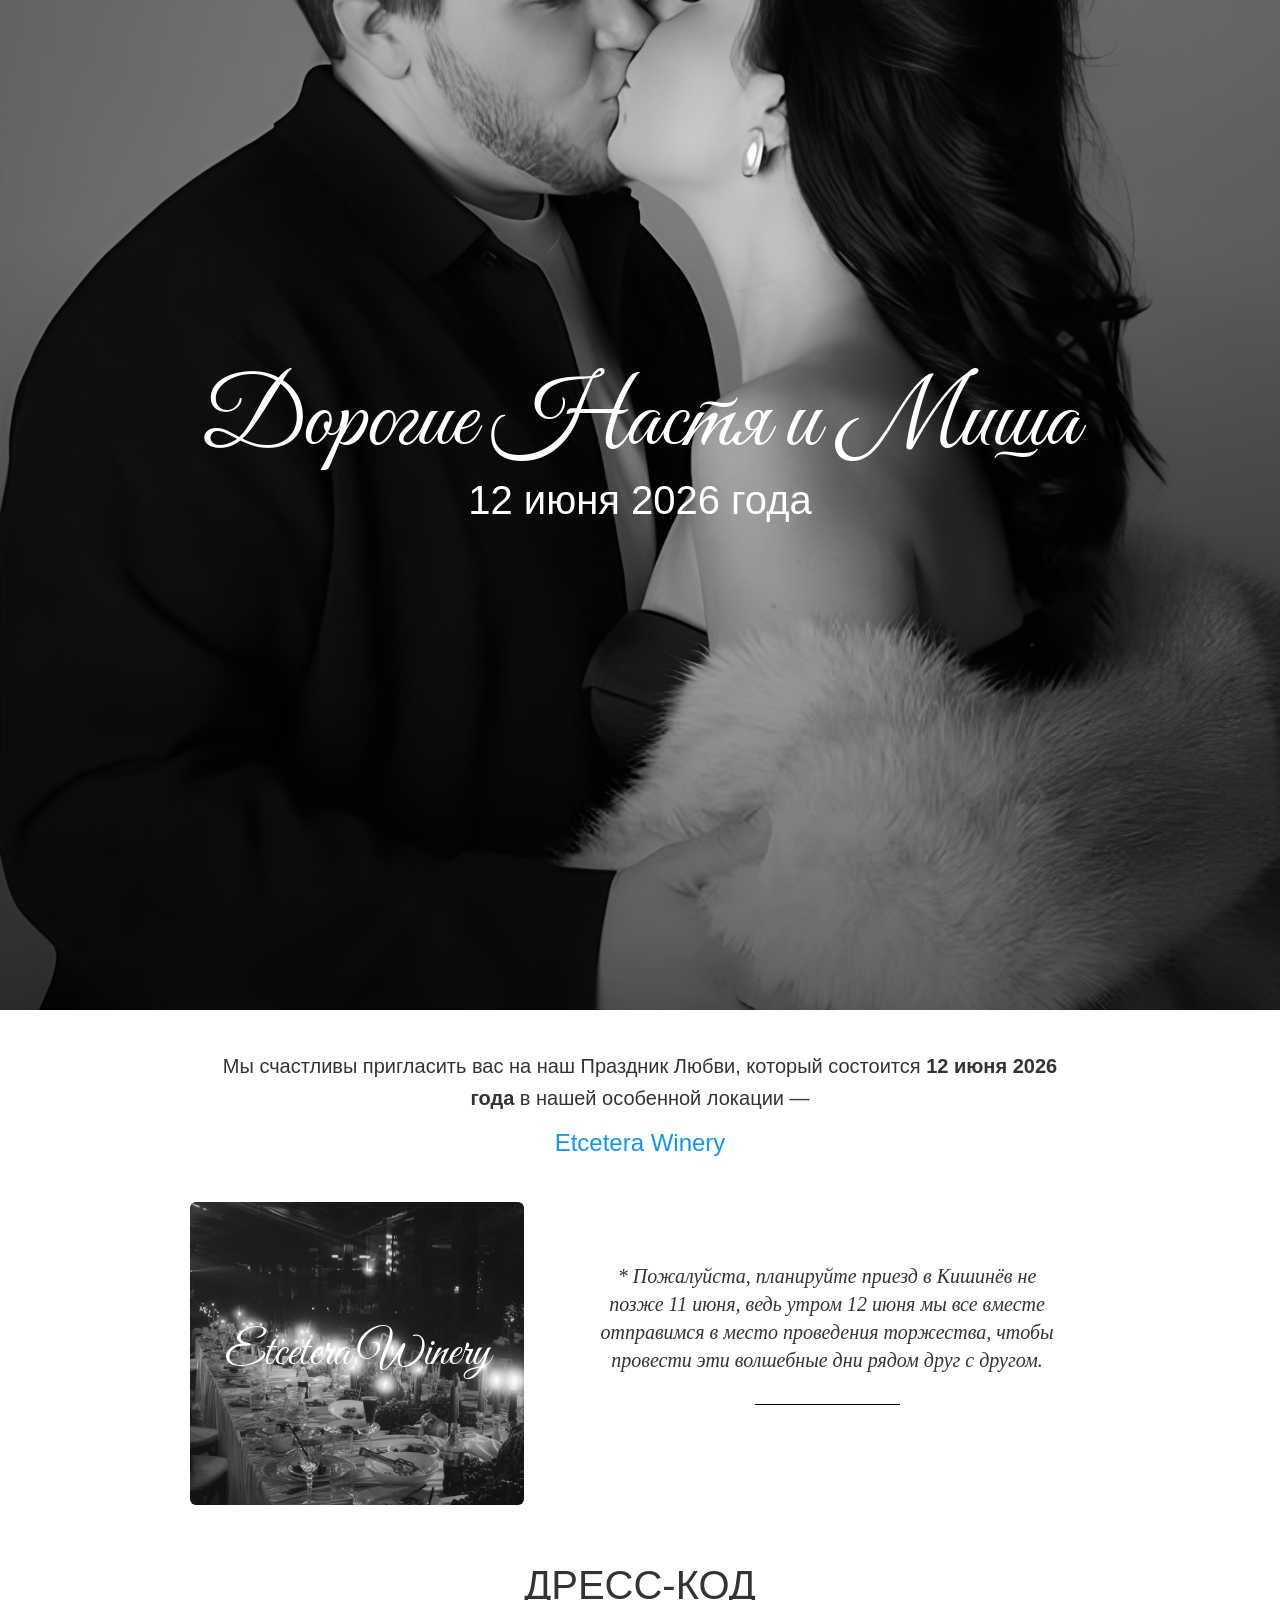
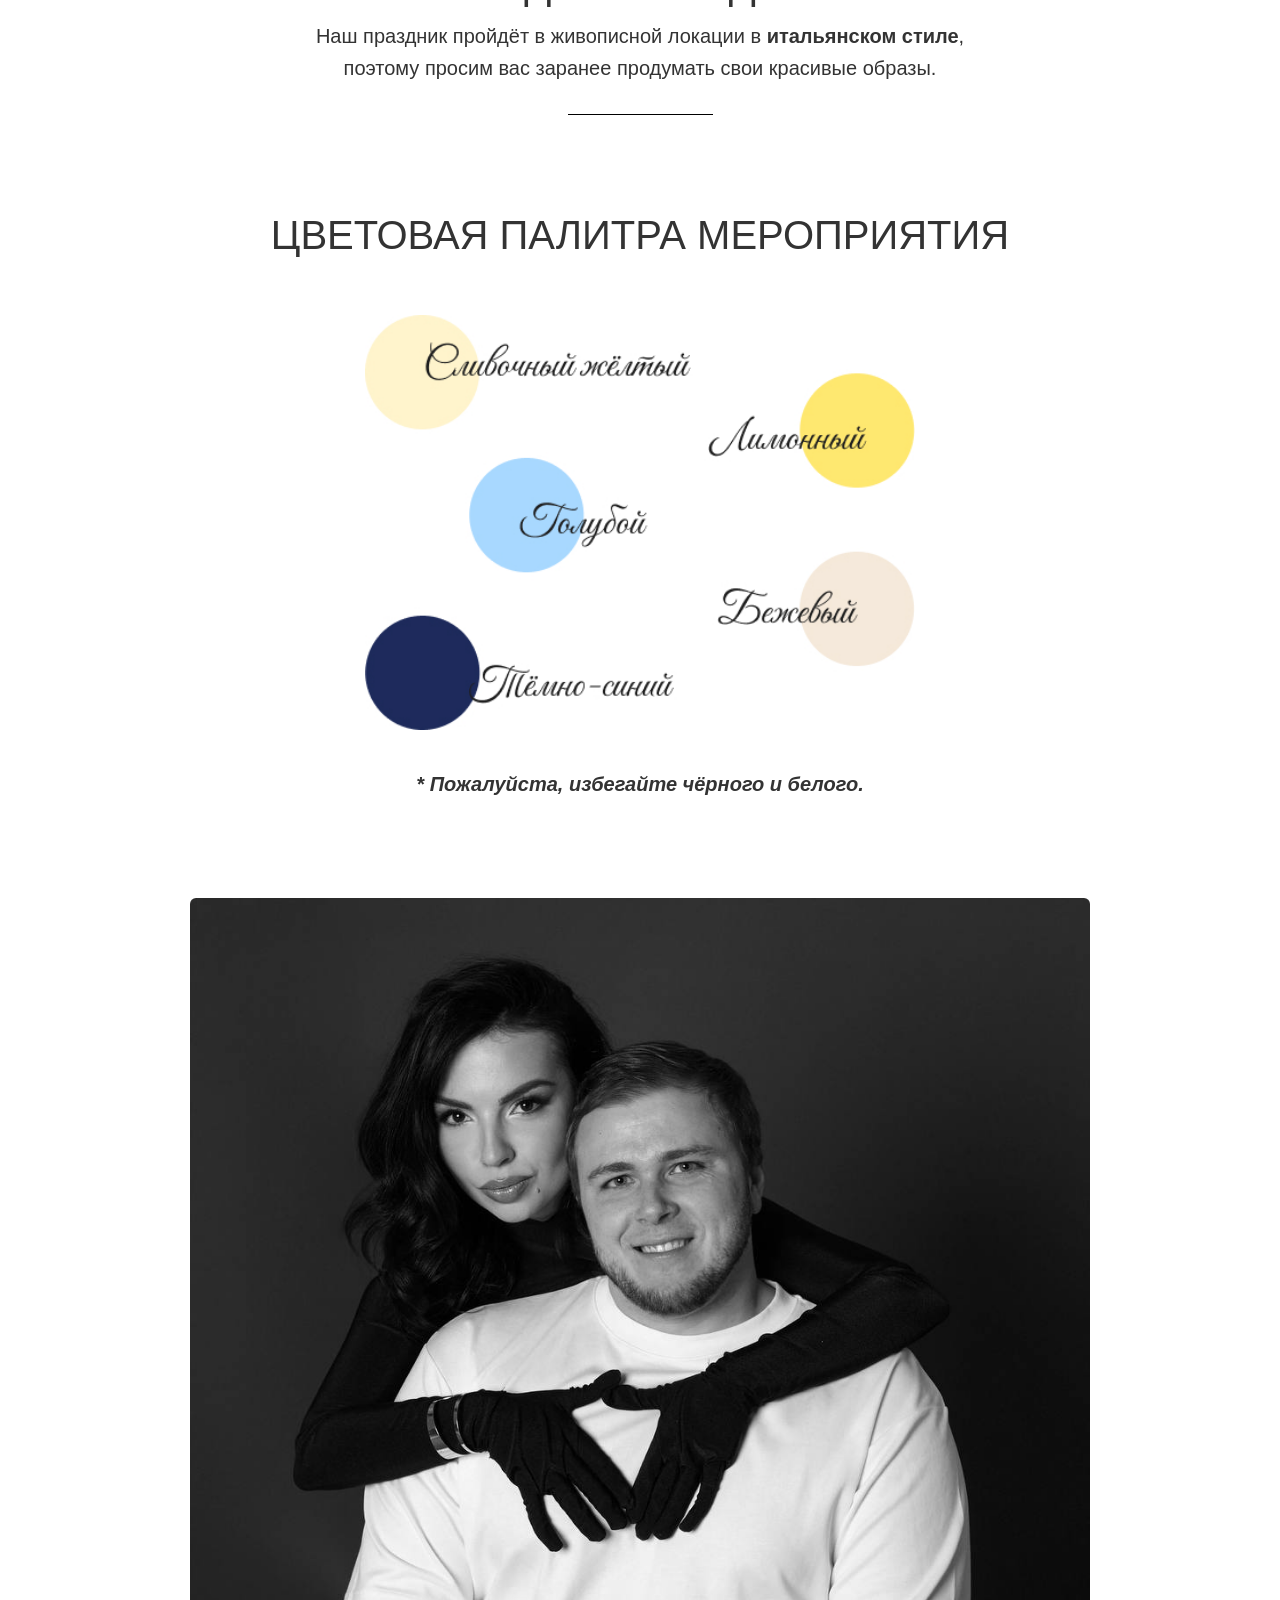
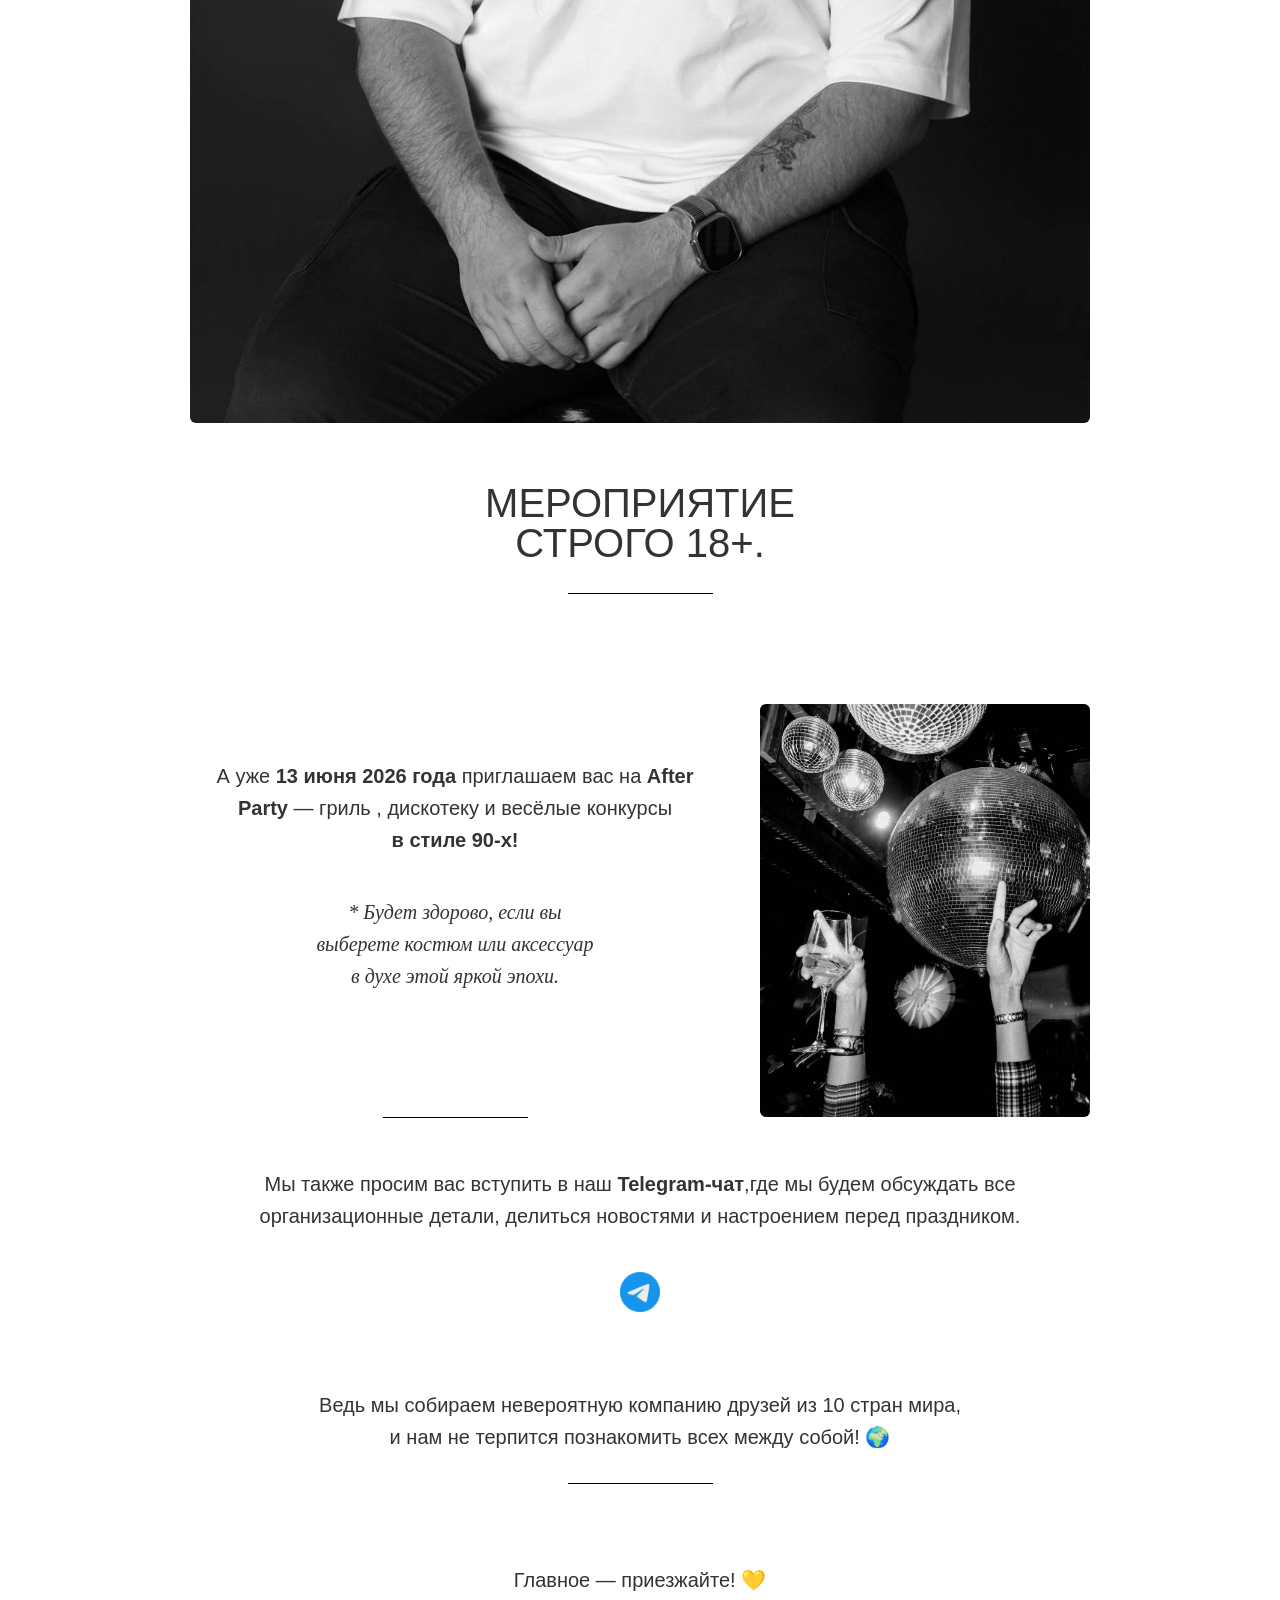
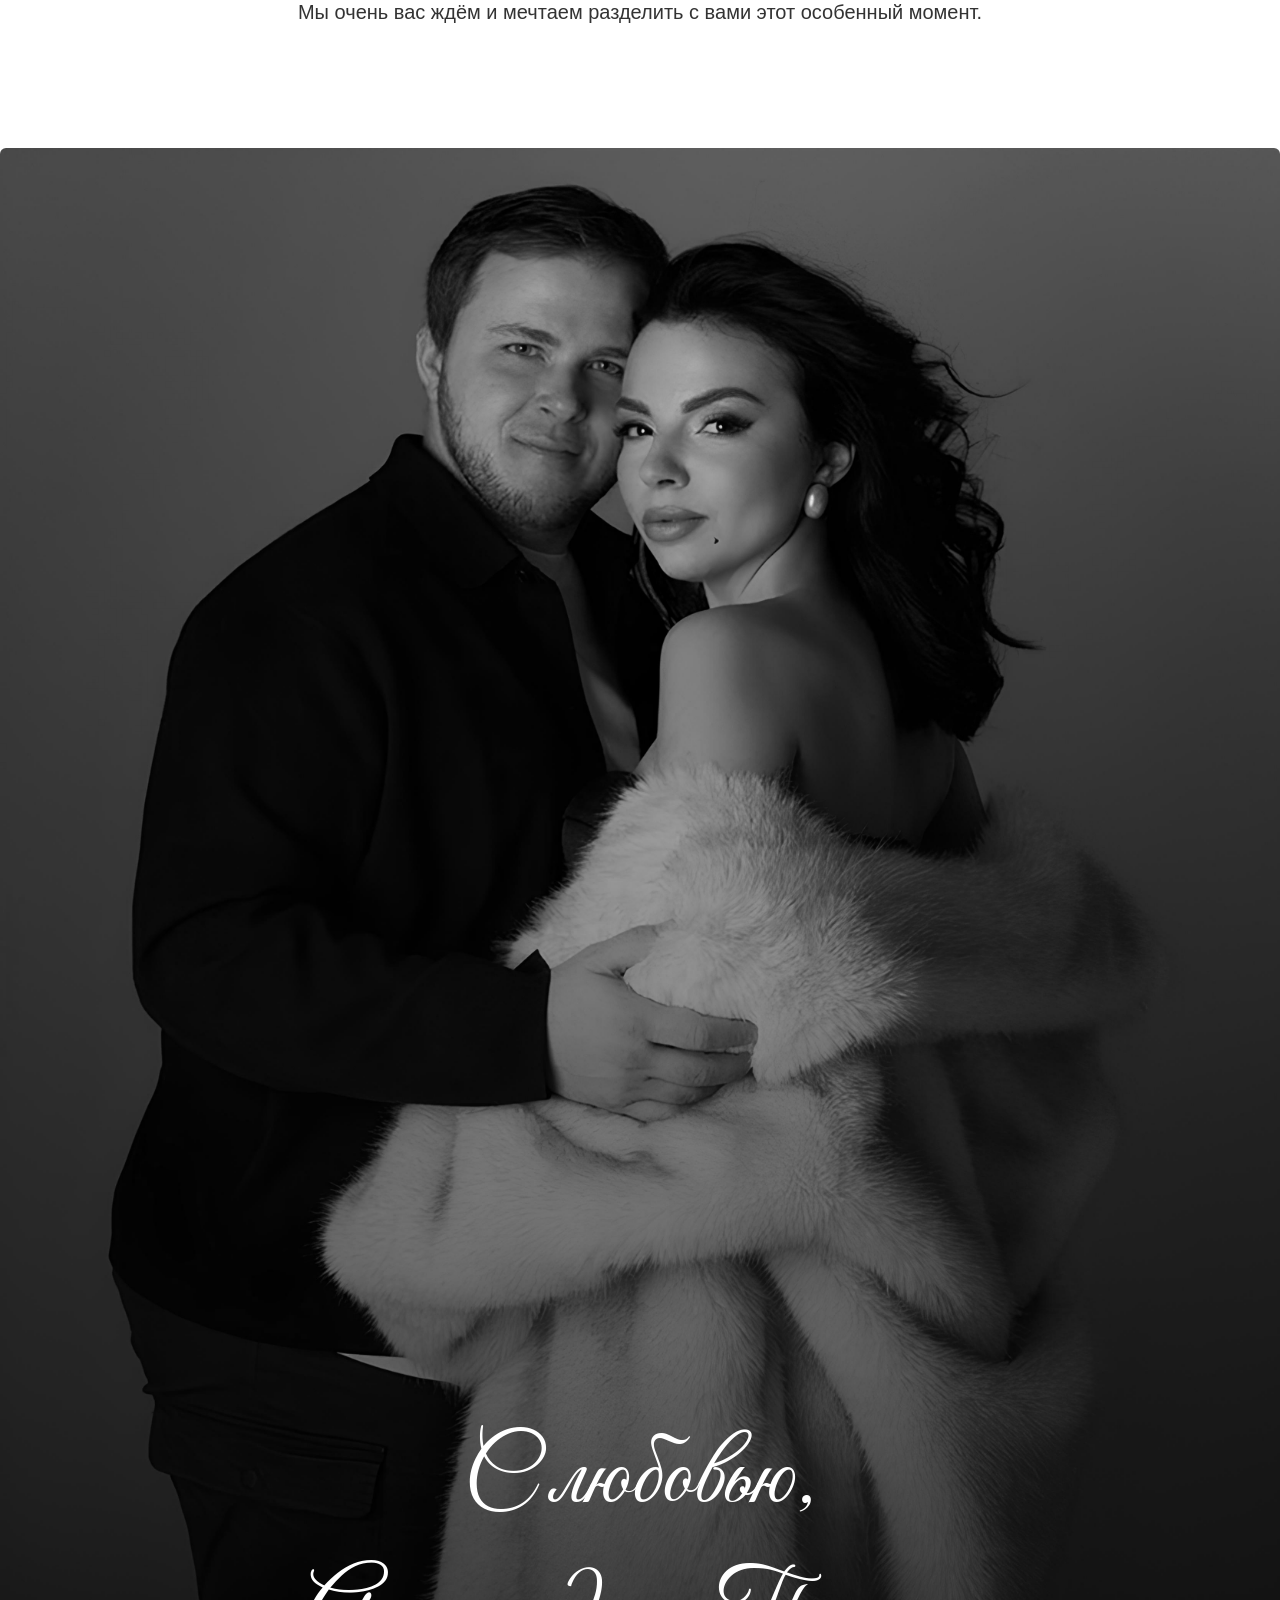
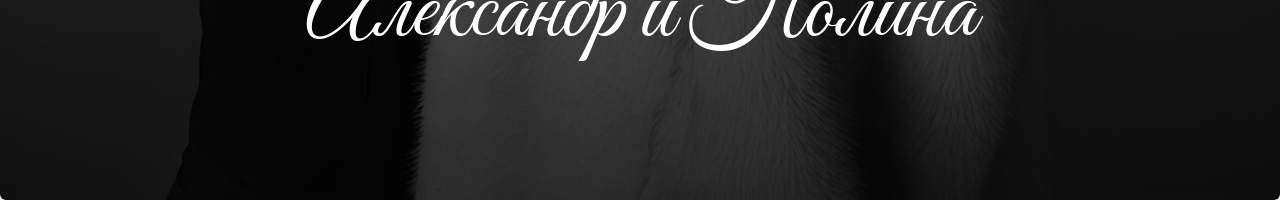
<file: Name/NastyaandMisha.html>
<!DOCTYPE html>
<html lang="ru">
  <head>
    <meta charset="utf-8" />
    <meta name="viewport" content="width=device-width, initial-scale=2" />
    <title>Приглашение — Villa Vi Escape</title>

    <link rel="preconnect" href="https://fonts.gstatic.com" crossorigin />
    <link
      href="https://fonts.googleapis.com/css2?family=Playfair+Display:wght@400;600;700&family=Inter:wght@300;400;600&display=swap"
      rel="stylesheet"
    />
    <link rel="stylesheet" href="../style.css" />
    <link rel="preconnect" href="https://fonts.googleapis.com" />
    <link rel="preconnect" href="https://fonts.gstatic.com" crossorigin />
    <link
      href="https://fonts.googleapis.com/css2?family=Great+Vibes&display=swap"
      rel="stylesheet"
    />
  </head>

  <body>
    <div class="hero main-hero">
      <img src="./image/Heder.jpg" alt="Фото" class="image" />
      <div class="overlay main-overlay">
        <h1 class="main-title">Дорогие Настя и Миша</h1>
        <p class="main-date">12 июня 2026 года</p>
      </div>
    </div>

    <div class="invitation">
      <p class="invitation-text">
        Мы счастливы пригласить вас на наш Праздник Любви, который состоится
        <span class="highlight">12 июня 2026 года</span> в нашей особенной
        локации —
      </p>
      <p class="invitation-location">
        <a
          href="https://www.instagram.com/etcetera_winery?igsh=MWp2NWZ1aDRuMnMyNw=="
          class="location-link"
          target="_blank"
          >Etcetera Winery</a
        >
      </p>
      <div class="location-container">
        <div class="hero location-hero">
          <img src="./image/Institution.jpg" alt="Фото" class="image" />
          <div class="overlay location-overlay">
            <h2 class="location-title">Etcetera Winery</h2>
          </div>
        </div>
        <div class="location-text">
          <p class="invitation-note">
            * Пожалуйста, планируйте приезд в Кишинёв не позже 11 июня, ведь
            утром 12 июня мы все вместе отправимся в место проведения торжества,
            чтобы провести эти волшебные дни рядом друг с другом.
          </p>
          <div class="divider"></div>
        </div>
      </div>
    </div>
    <div class="dresscode">
      <h2 class="dresscode-title">Дресс-код</h2>
      <p class="dresscode-text">
        Наш праздник пройдёт в живописной локации в
        <span class="highlight">итальянском стиле</span>, поэтому просим вас
        заранее продумать свои красивые образы.
      </p>
    </div>
    <div class="divider"></div>
    <div class="palette">
      <h2 class="palette-title">Цветовая палитра мероприятия</h2>
      <picture>
        <source srcset="./image/desk.jpg" media="(min-width: 768px)" />
        <img src="./image/colors.jpg" alt="Фото" />
      </picture>
      <p class="palette-note">* Пожалуйста, избегайте чёрного и белого.</p>
    </div>

    <div class="age">
      <img class="hero age-hero" src="./image/Main.jpg" alt="Фото" />
      <h2 class="age-text">Мероприятие строго 18+.</h2>
    </div>
    <div class="divider"></div>
    <div class="afterparty">
      <p class="afterparty-text">
        А уже <span class="highlight">13 июня 2026 года</span> приглашаем вас на
        <span class="highlight">After Party </span>— гриль , дискотеку и весёлые
        конкурсы <br /><span class="highlight">в стиле 90-х!</span>
      </p>
      <img src="./image/Disco.jpg" alt="Фото" class="image" />
      <p class="afterparty-subtext">
        * Будет здорово, если вы выберете костюм или аксессуар <br />
        в духе этой яркой эпохи.
      </p>
      <div class="divider disco"></div>
    </div>
    <div class="telegram">
      <p class="telegram-text">
        Мы также просим вас вступить в наш
        <span class="highlight">Telegram-чат</span>,где мы будем обсуждать все
        организационные детали, делиться новостями и настроением перед
        праздником.
      </p>
      <a
        href="https://t.me/+UPGe9YUs1v44YTRk"
        target="_blank"
        class="telegram-link"
      >
        <img
          src="./image/telegram 1.png"
          alt="Telegram"
          class="telegram-icon"
        />
      </a>

      <p class="telegram-friends">
        Ведь мы собираем невероятную компанию друзей из 10 стран мира, и нам не
        терпится познакомить всех между собой! 🌍
      </p>
      <div class="divider"></div>
      <p class="telegram-final">
        Главное — приезжайте! 💛<br />
        Мы очень вас ждём и мечтаем разделить с вами этот особенный момент.
      </p>
    </div>
    <div class="hero signature-hero">
      <img src="./image/Footer.jpg" alt="Фото" class="image" />
      <div class="overlay signature-overlay">
        <h2 class="signature-title">
          С любовью, <br />
          Александр и Полина
        </h2>
      </div>
    </div>
  </body>
</html>
</file>
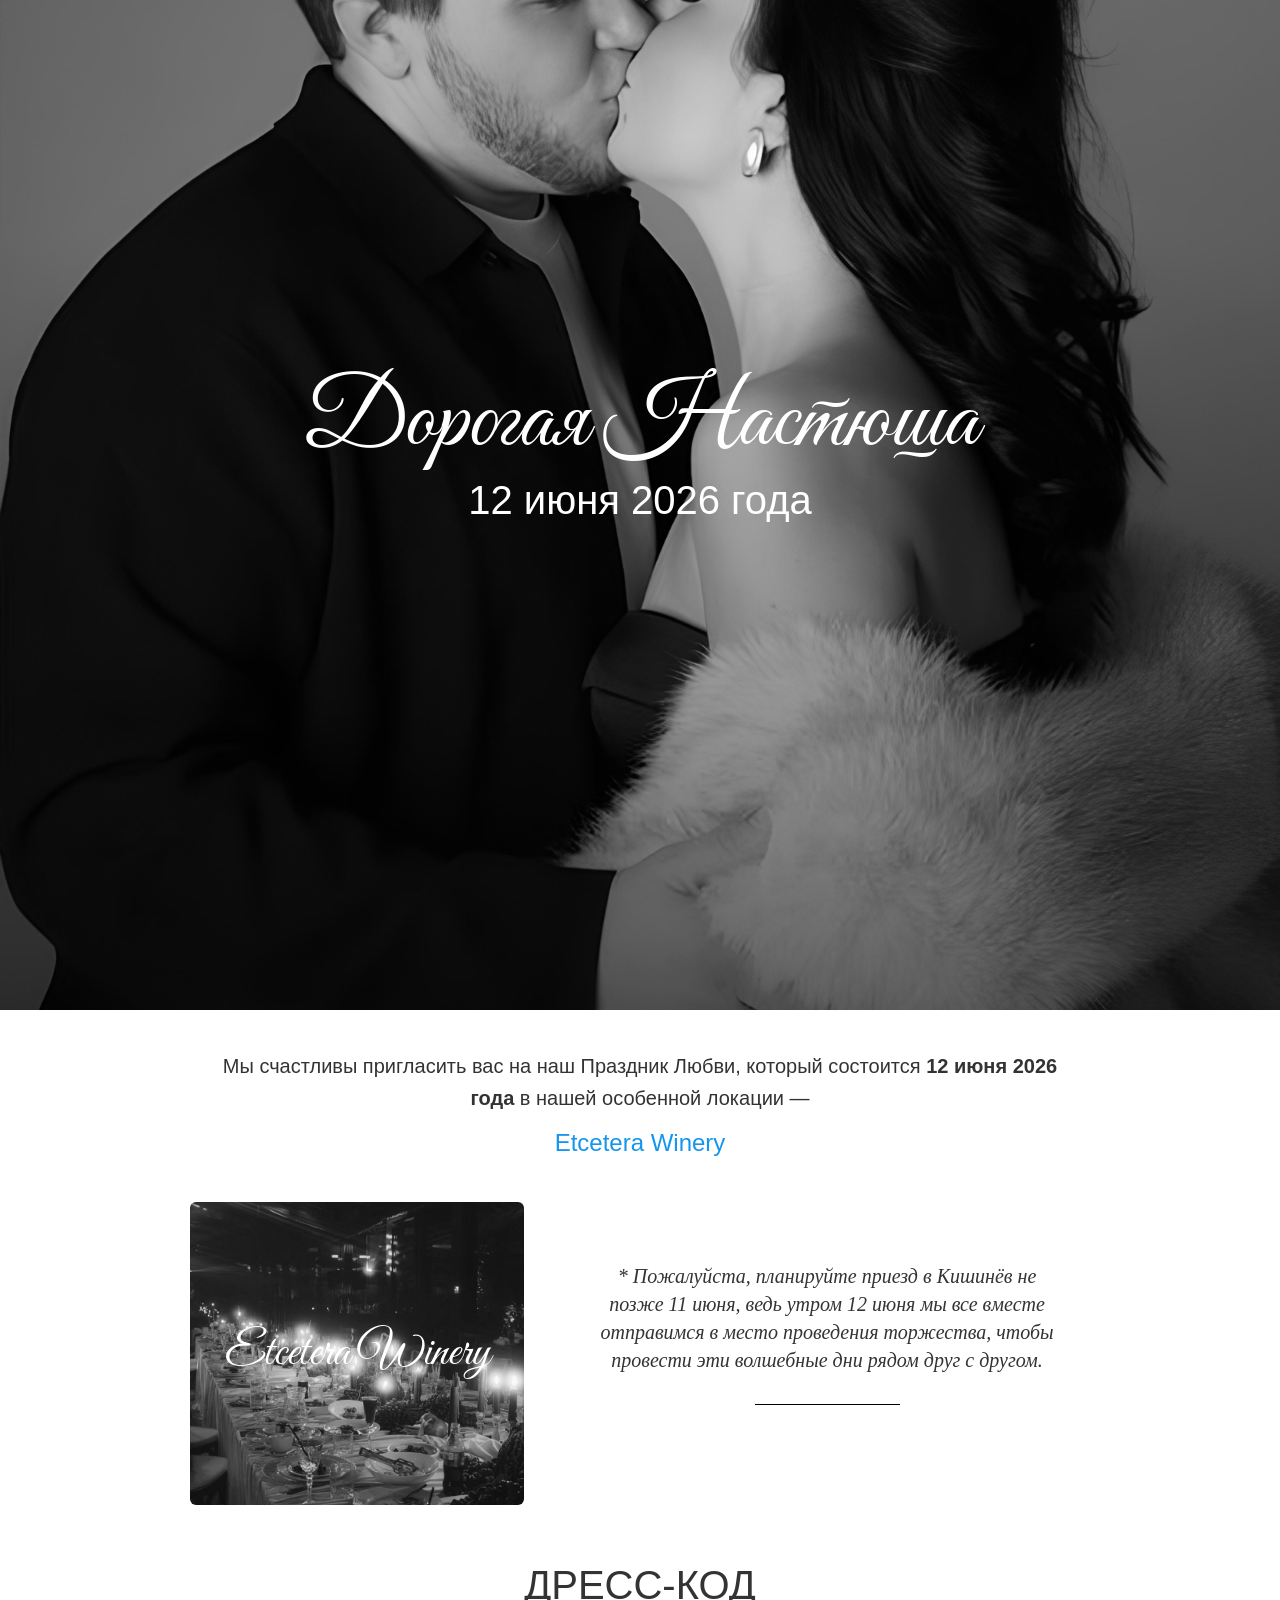
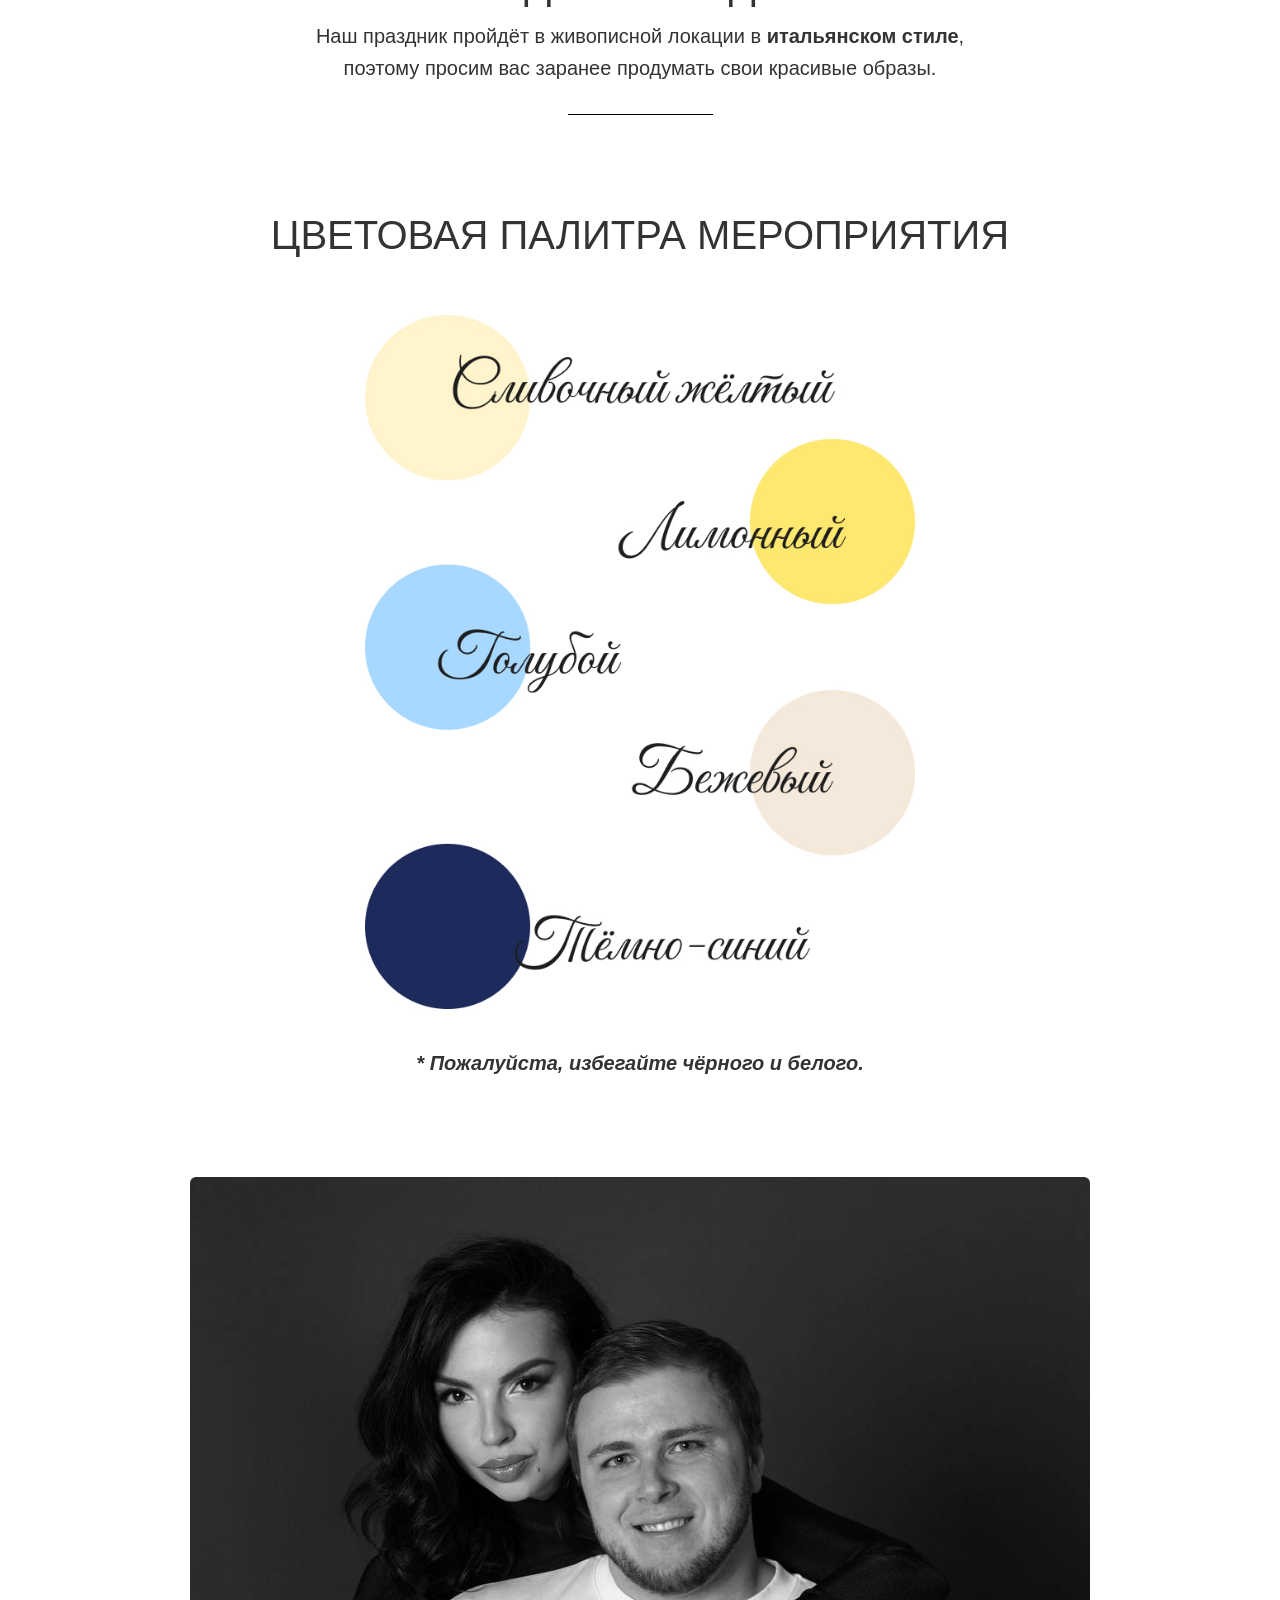
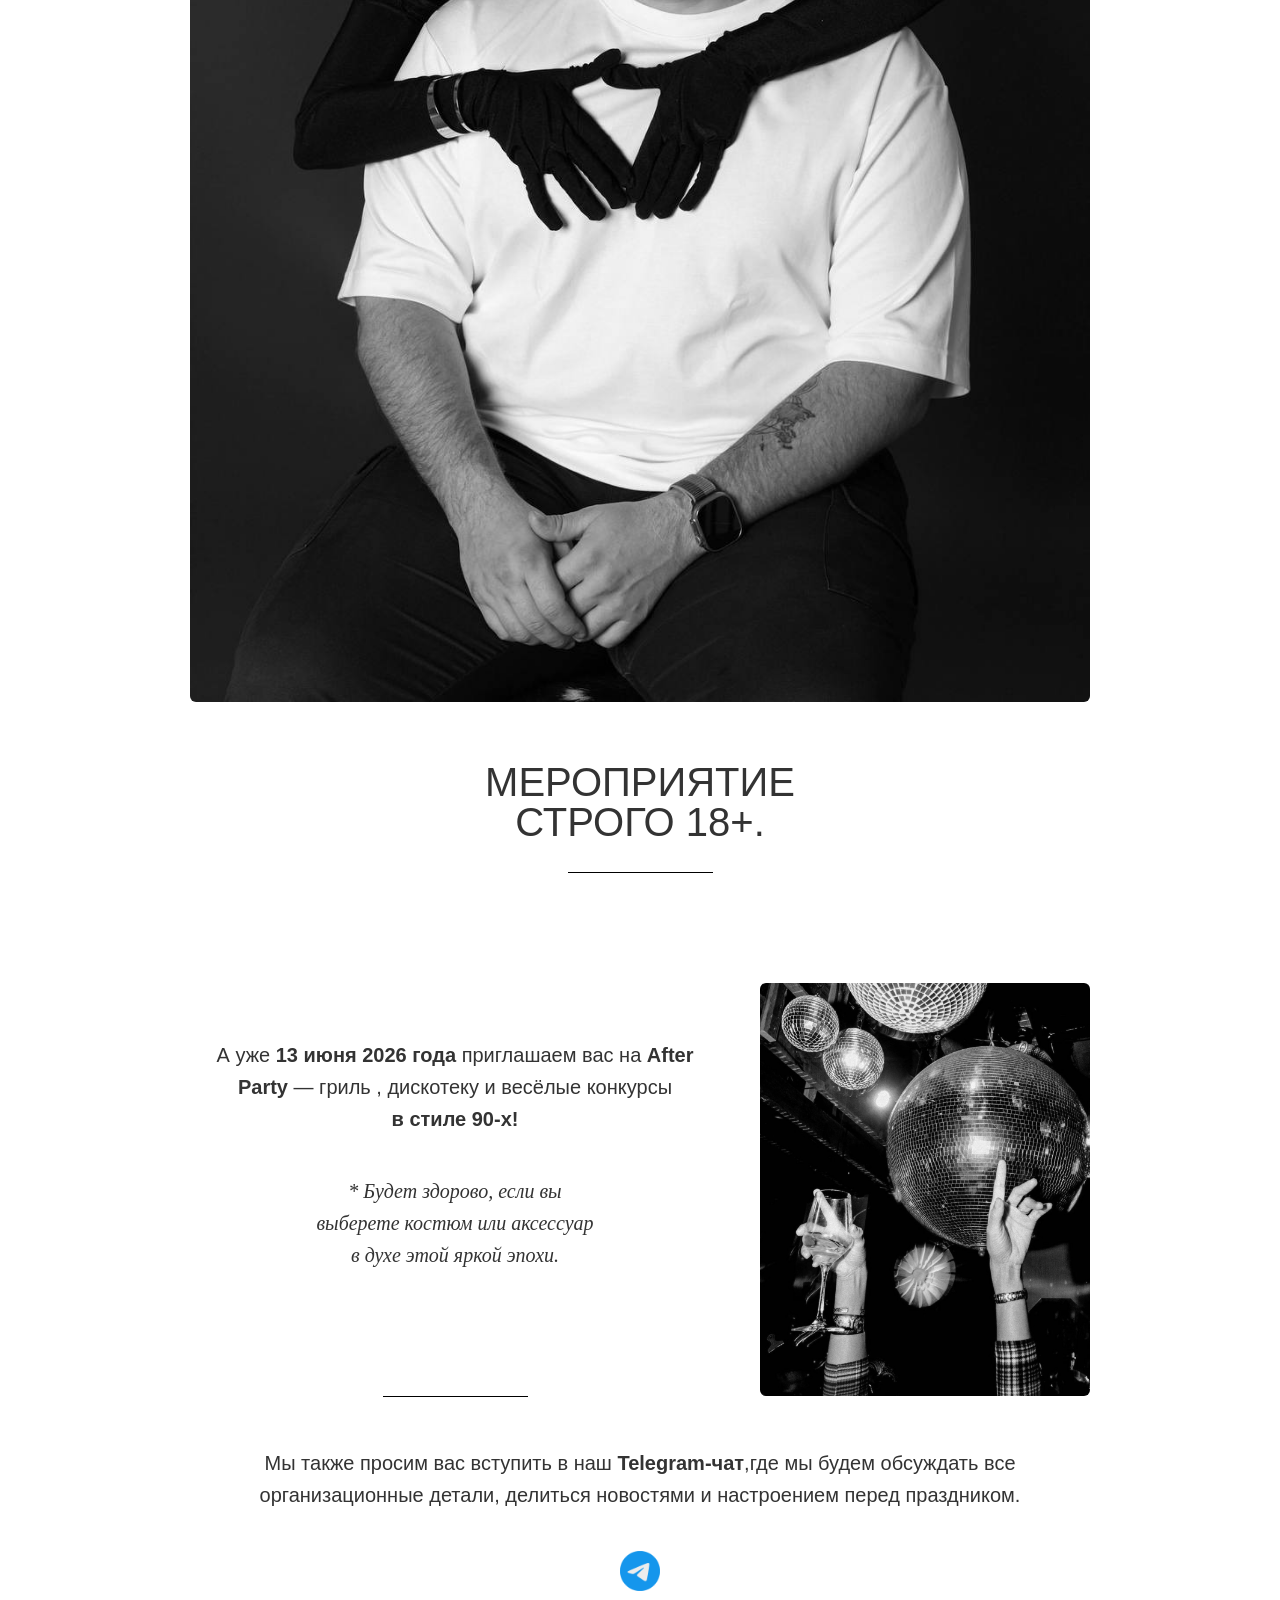
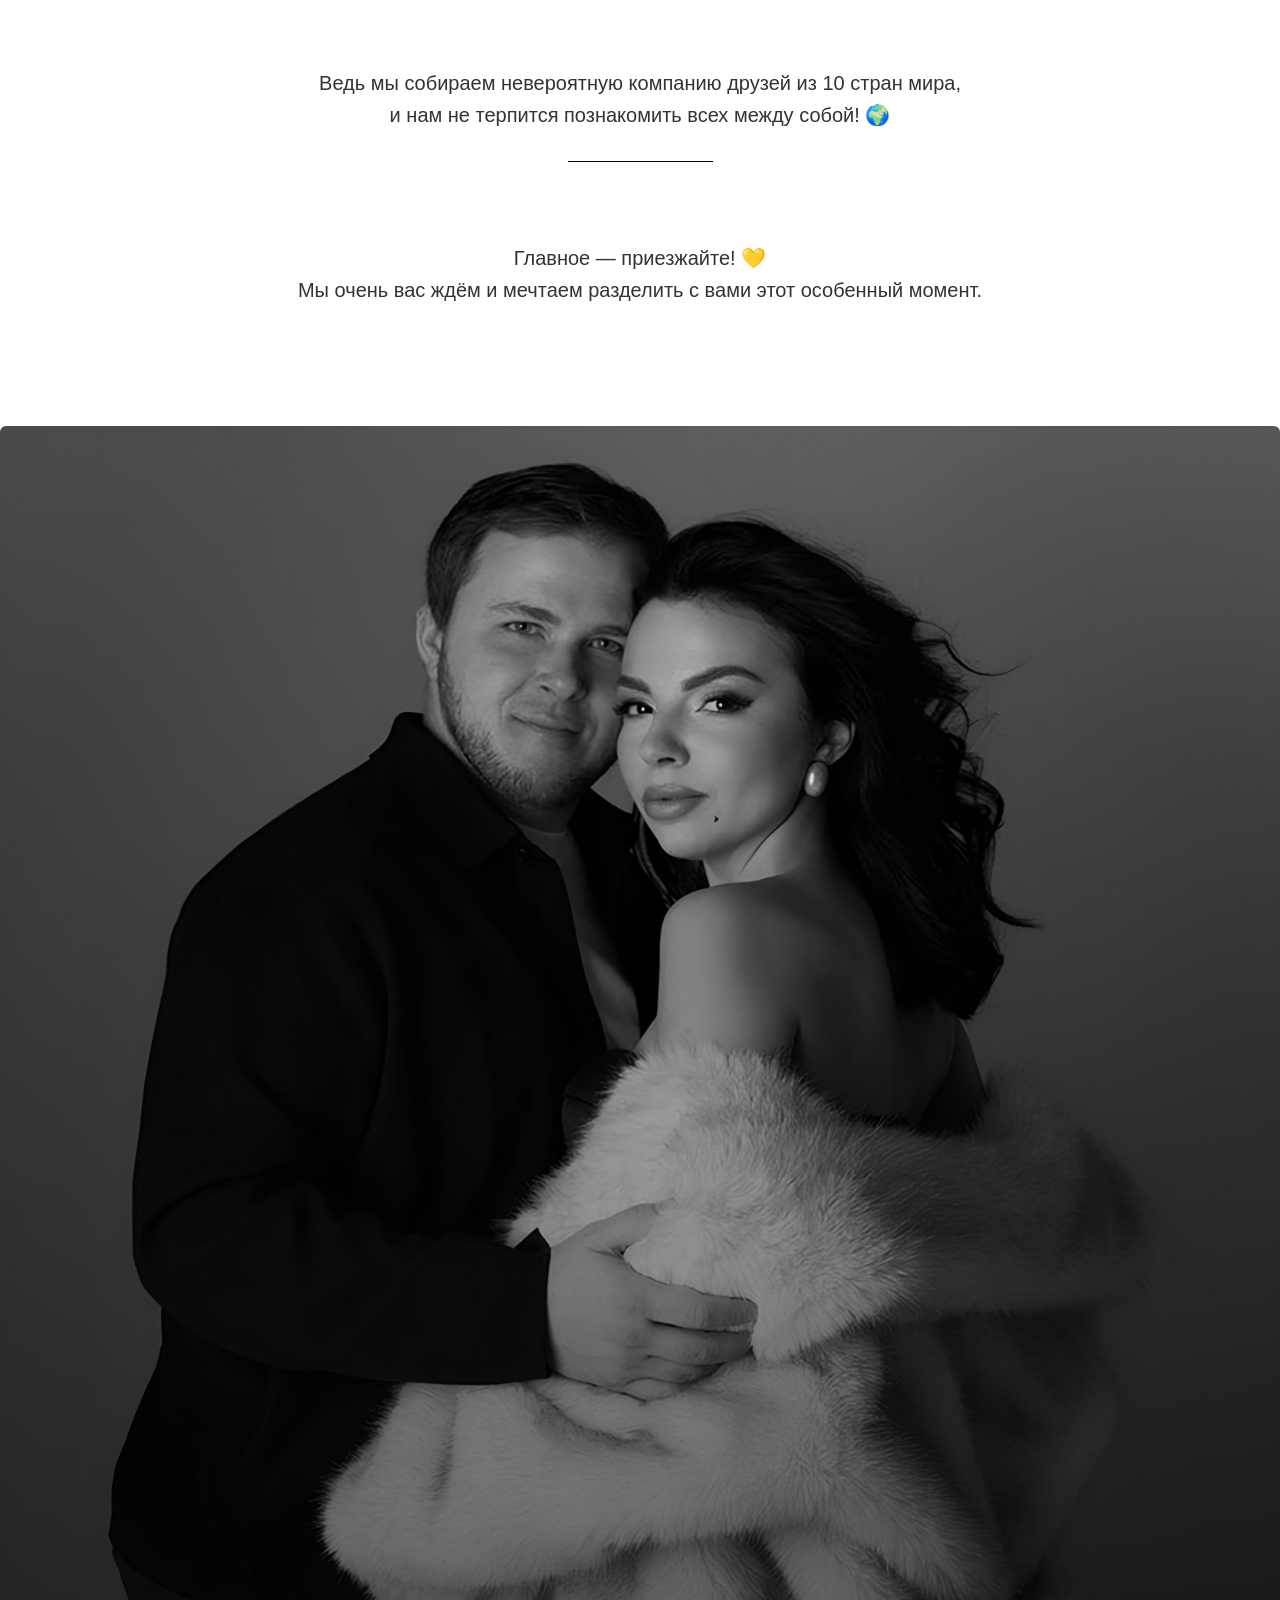
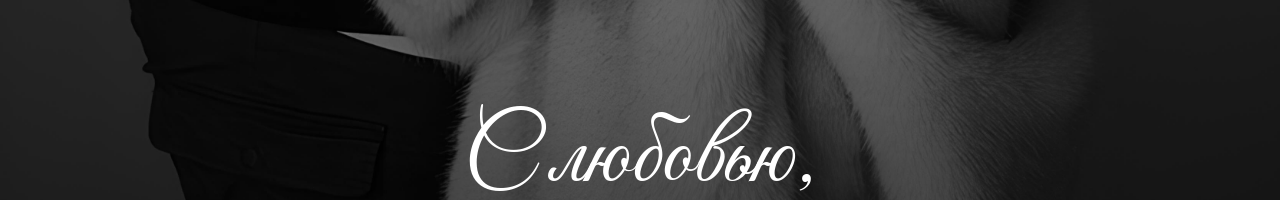
<file: Name/Nastyusha.html>
<!DOCTYPE html>
<html lang="ru">
  <head>
    <meta charset="utf-8" />
    <meta name="viewport" content="width=device-width, initial-scale=2" />
    <title>Приглашение — Villa Vi Escape</title>

    <link rel="preconnect" href="https://fonts.gstatic.com" crossorigin />
    <link
      href="https://fonts.googleapis.com/css2?family=Playfair+Display:wght@400;600;700&family=Inter:wght@300;400;600&display=swap"
      rel="stylesheet"
    />
    <link rel="stylesheet" href="../style.css" />
    <link rel="preconnect" href="https://fonts.googleapis.com" />
    <link rel="preconnect" href="https://fonts.gstatic.com" crossorigin />
    <link
      href="https://fonts.googleapis.com/css2?family=Great+Vibes&display=swap"
      rel="stylesheet"
    />
  </head>

  <body>
    <div class="hero main-hero">
      <img src="./image/Heder.jpg" alt="Фото" class="image" />
      <div class="overlay main-overlay">
        <h1 class="main-title">Дорогая Настюша</h1>
        <p class="main-date">12 июня 2026 года</p>
      </div>
    </div>

    <div class="invitation">
      <p class="invitation-text">
        Мы счастливы пригласить вас на наш Праздник Любви, который состоится
        <span class="highlight">12 июня 2026 года</span> в нашей особенной
        локации —
      </p>
      <p class="invitation-location">
        <a
          href="https://www.instagram.com/etcetera_winery?igsh=MWp2NWZ1aDRuMnMyNw=="
          class="location-link"
          target="_blank"
          >Etcetera Winery</a
        >
      </p>
      <div class="location-container">
        <div class="hero location-hero">
          <img src="./image/Institution.jpg" alt="Фото" class="image" />
          <div class="overlay location-overlay">
            <h2 class="location-title">Etcetera Winery</h2>
          </div>
        </div>
        <div class="location-text">
          <p class="invitation-note">
            * Пожалуйста, планируйте приезд в Кишинёв не позже 11 июня, ведь
            утром 12 июня мы все вместе отправимся в место проведения торжества,
            чтобы провести эти волшебные дни рядом друг с другом.
          </p>
          <div class="divider"></div>
        </div>
      </div>
    </div>
    <div class="dresscode">
      <h2 class="dresscode-title">Дресс-код</h2>
      <p class="dresscode-text">
        Наш праздник пройдёт в живописной локации в
        <span class="highlight">итальянском стиле</span>, поэтому просим вас
        заранее продумать свои красивые образы.
      </p>
    </div>
    <div class="divider"></div>
    <div class="palette">
      <h2 class="palette-title">Цветовая палитра мероприятия</h2>
      <picture>
        <source srcset="./image/desk.jpg" media="(min-width: 768px)" />
        <img src="./image/colors.jpg" alt="Фото" />
      </picture>
      <p class="palette-note">* Пожалуйста, избегайте чёрного и белого.</p>
    </div>

    <div class="age">
      <img class="hero age-hero" src="./image/Main.jpg" alt="Фото" />
      <h2 class="age-text">Мероприятие строго 18+.</h2>
    </div>
    <div class="divider"></div>
    <div class="afterparty">
      <p class="afterparty-text">
        А уже <span class="highlight">13 июня 2026 года</span> приглашаем вас на
        <span class="highlight">After Party </span>— гриль , дискотеку и весёлые
        конкурсы <br /><span class="highlight">в стиле 90-х!</span>
      </p>
      <img src="./image/Disco.jpg" alt="Фото" class="image" />
      <p class="afterparty-subtext">
        * Будет здорово, если вы выберете костюм или аксессуар <br />
        в духе этой яркой эпохи.
      </p>
      <div class="divider disco"></div>
    </div>
    <div class="telegram">
      <p class="telegram-text">
        Мы также просим вас вступить в наш
        <span class="highlight">Telegram-чат</span>,где мы будем обсуждать все
        организационные детали, делиться новостями и настроением перед
        праздником.
      </p>
      <a
        href="https://t.me/+UPGe9YUs1v44YTRk"
        target="_blank"
        class="telegram-link"
      >
        <img
          src="./image/telegram 1.png"
          alt="Telegram"
          class="telegram-icon"
        />
      </a>

      <p class="telegram-friends">
        Ведь мы собираем невероятную компанию друзей из 10 стран мира, и нам не
        терпится познакомить всех между собой! 🌍
      </p>
      <div class="divider"></div>
      <p class="telegram-final">
        Главное — приезжайте! 💛<br />
        Мы очень вас ждём и мечтаем разделить с вами этот особенный момент.
      </p>
    </div>
    <div class="hero signature-hero">
      <img src="./image/Footer.jpg" alt="Фото" class="image" />
      <div class="overlay signature-overlay">
        <h2 class="signature-title">
          С любовью, <br />
          Александр и Полина
        </h2>
      </div>
    </div>
  </body>
</html>
</file>
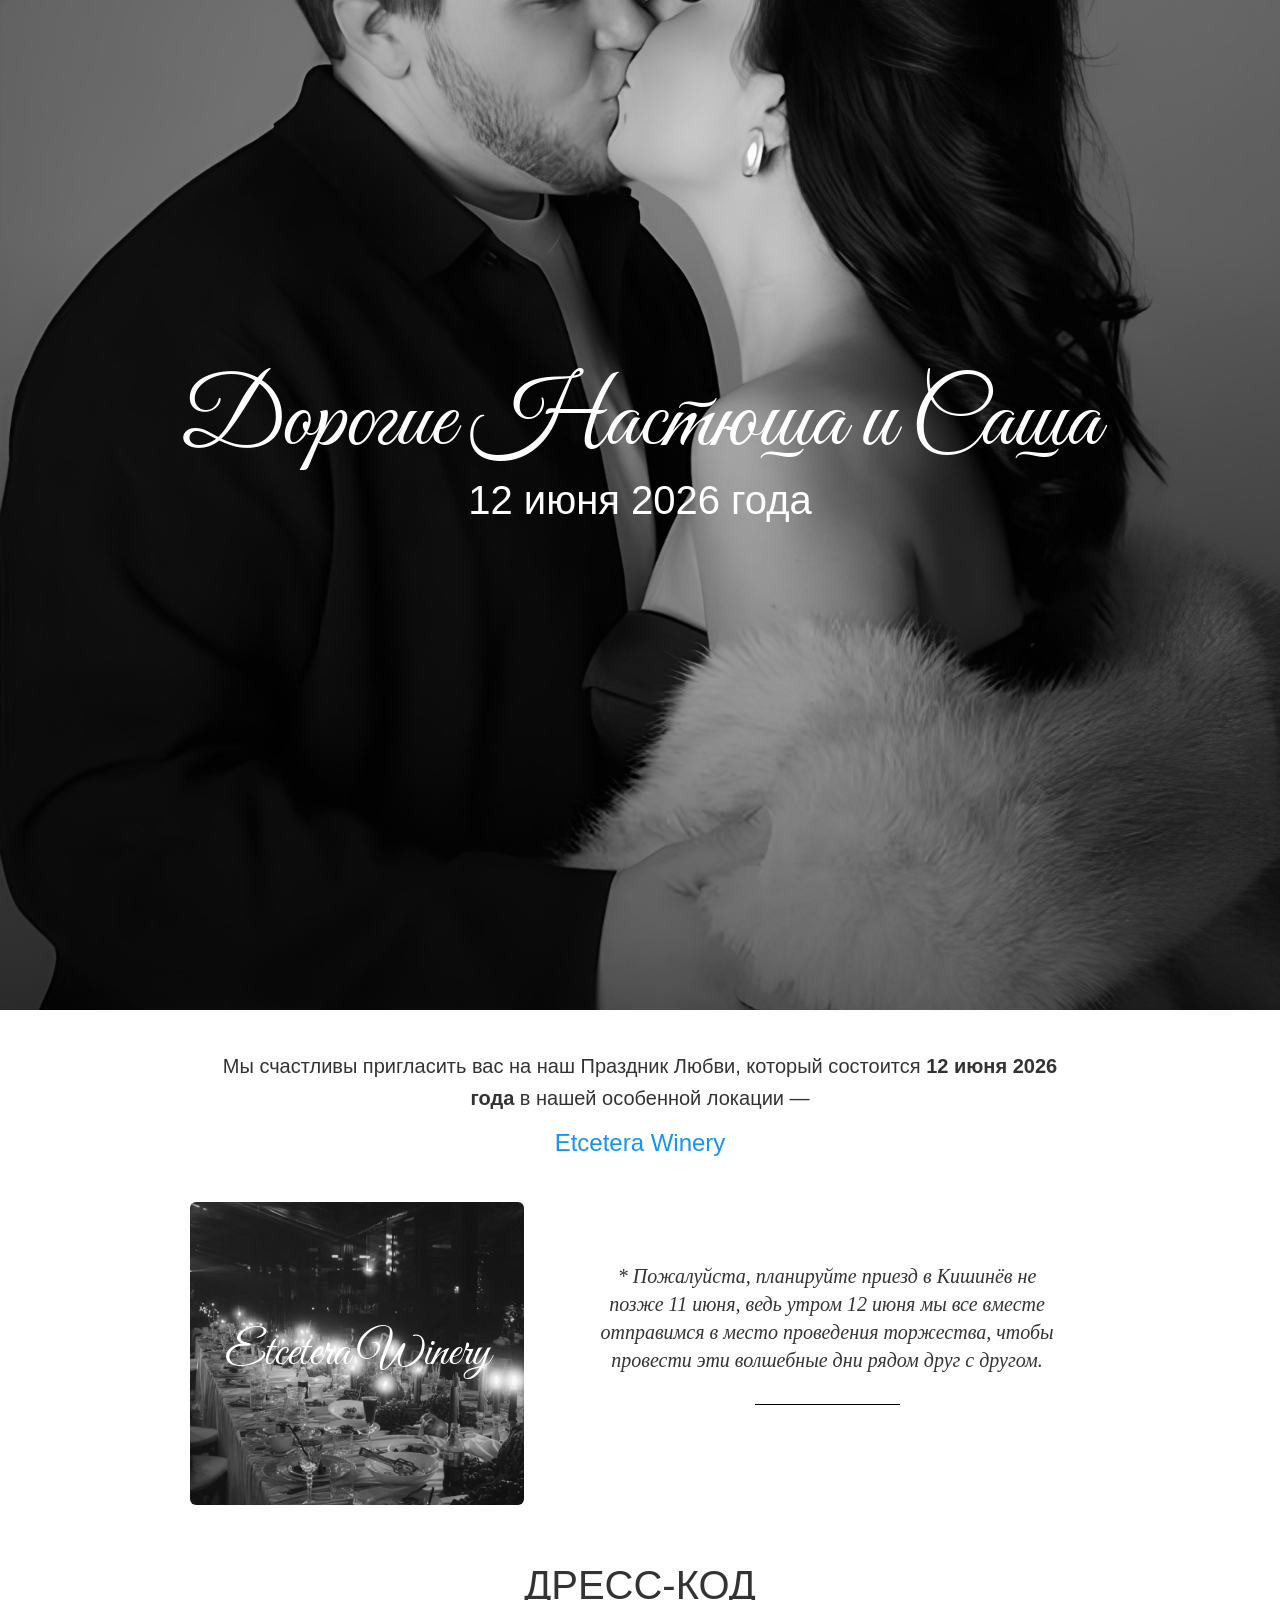
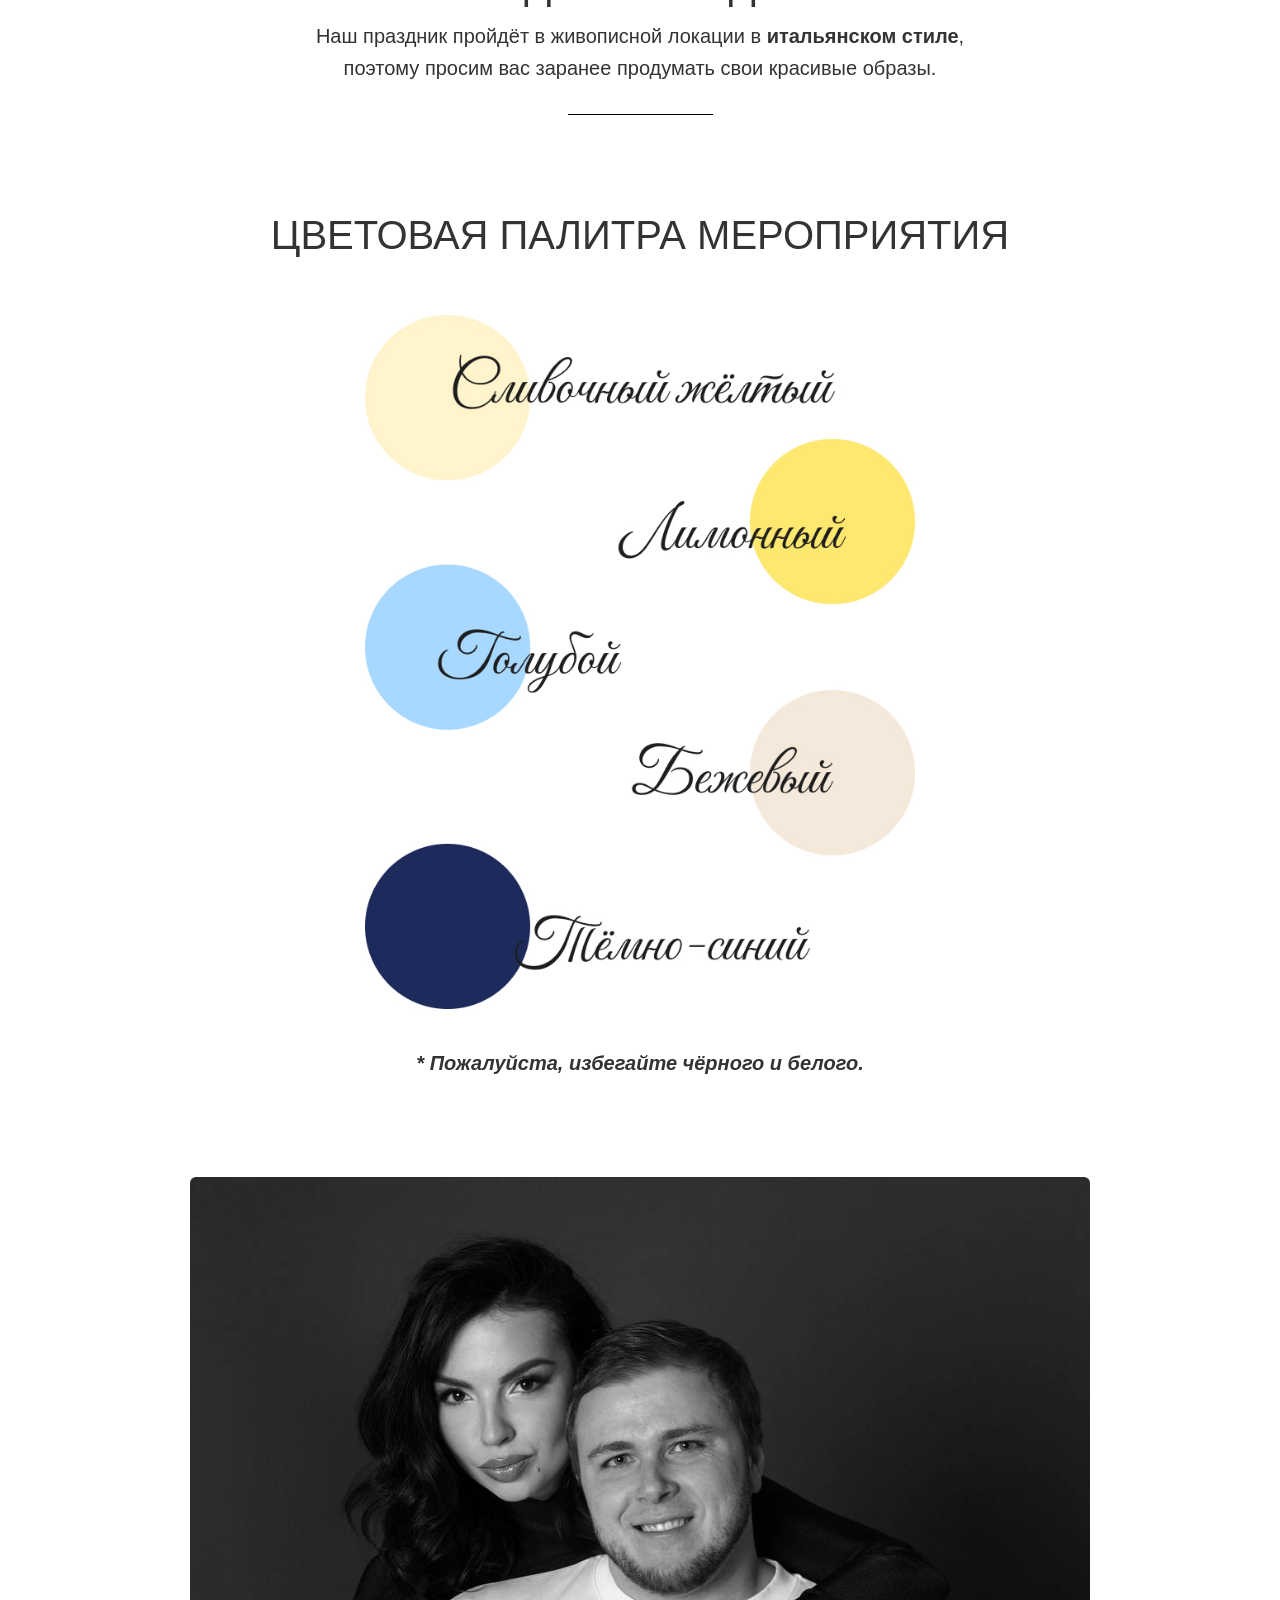
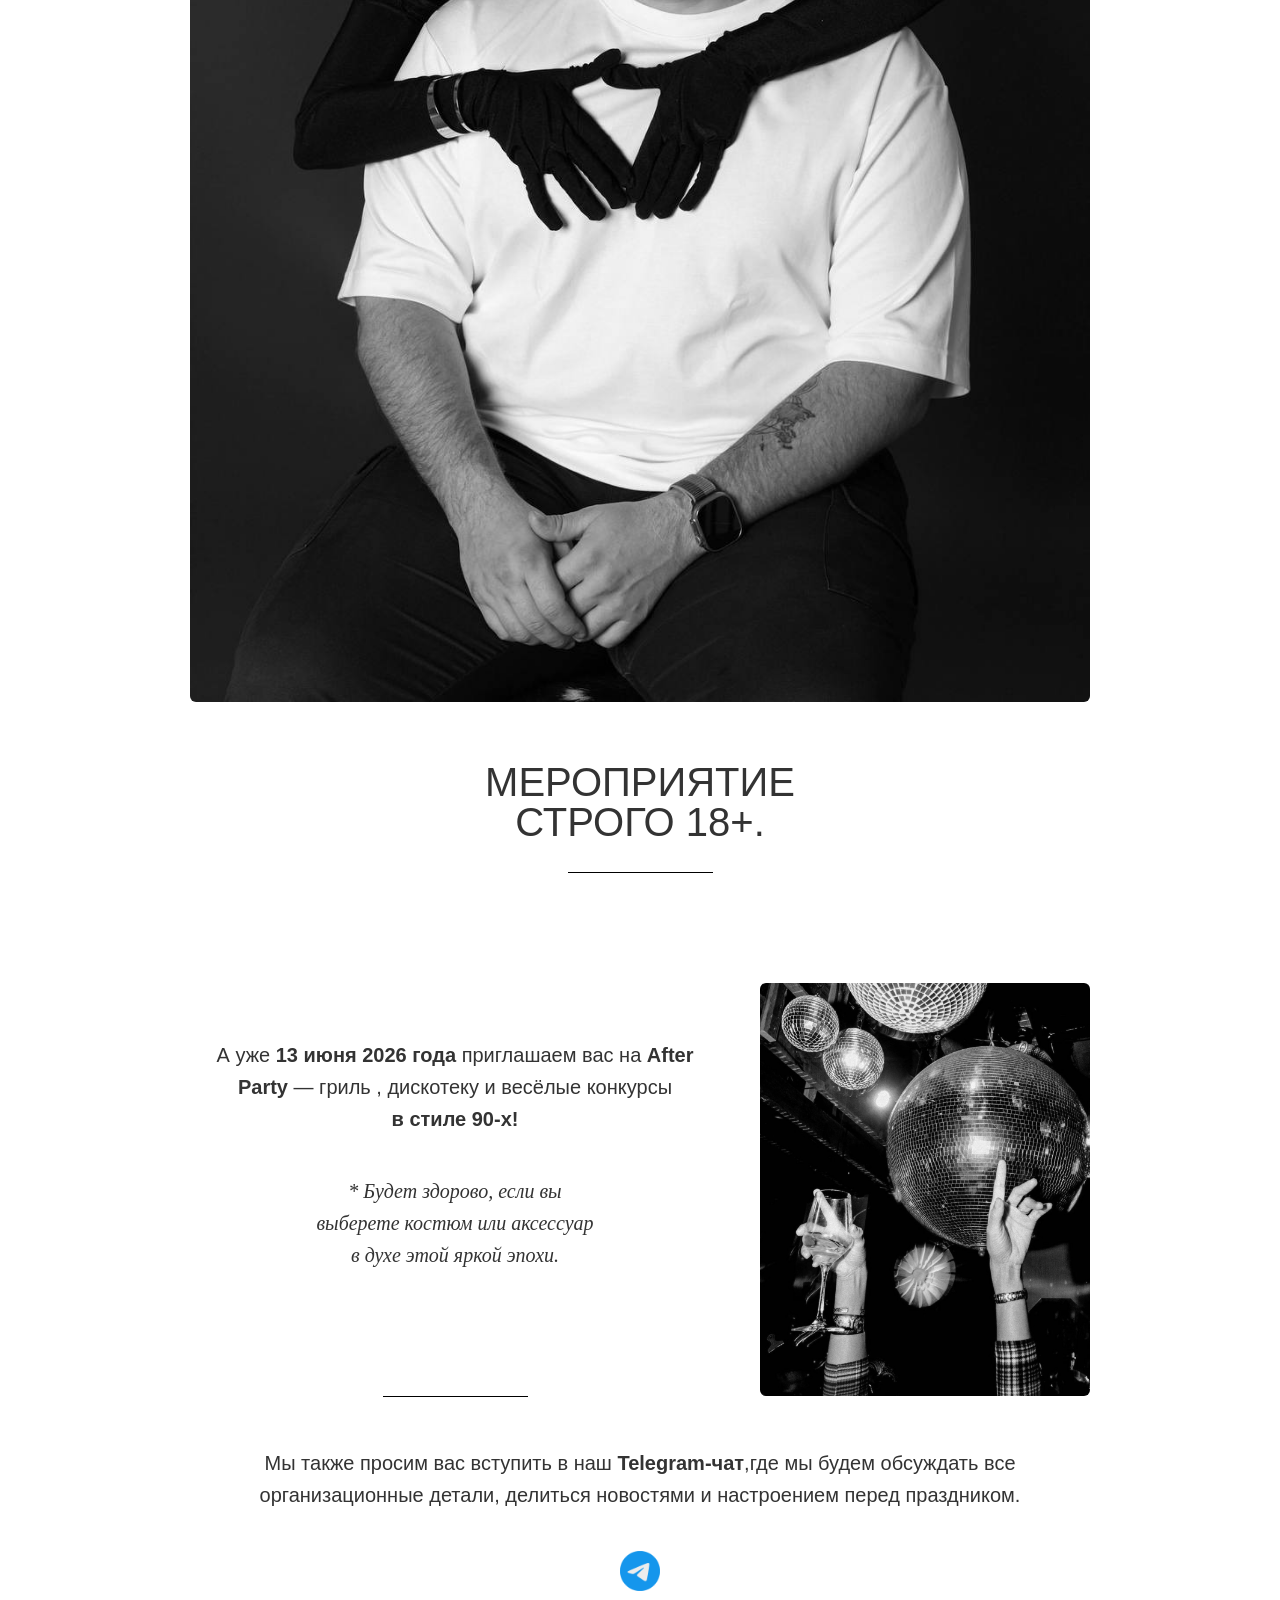
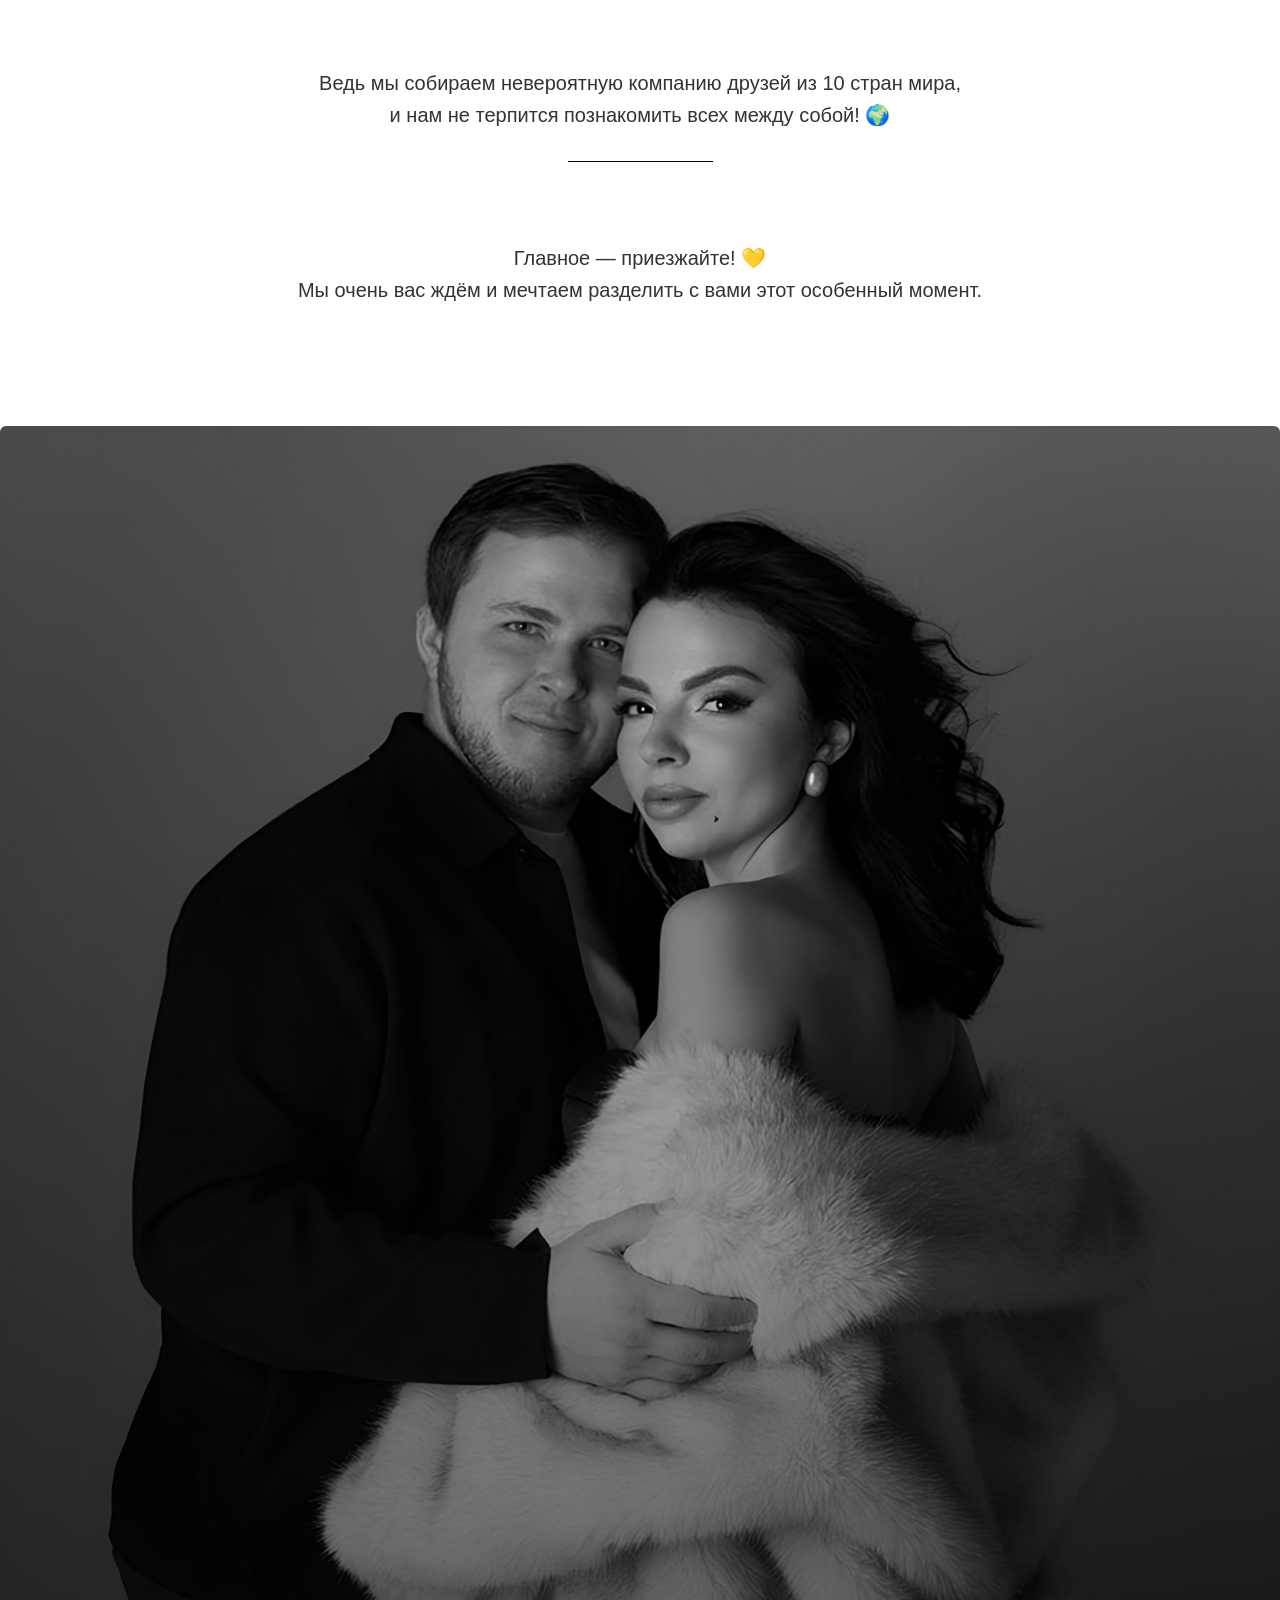
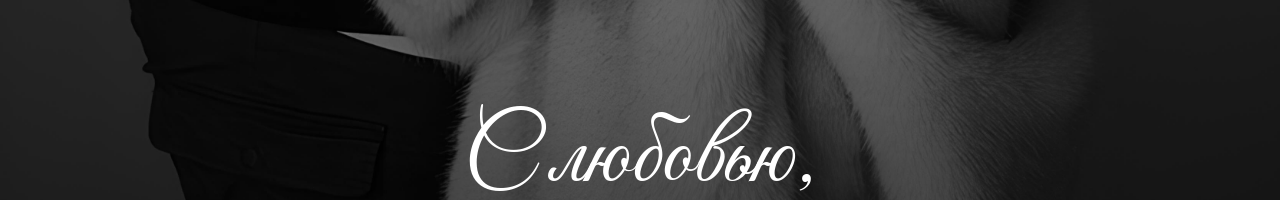
<file: Name/NastyushaSasha.html>
<!DOCTYPE html>
<html lang="ru">
  <head>
    <meta charset="utf-8" />
    <meta name="viewport" content="width=device-width, initial-scale=2" />
    <title>Приглашение — Villa Vi Escape</title>

    <link rel="preconnect" href="https://fonts.gstatic.com" crossorigin />
    <link
      href="https://fonts.googleapis.com/css2?family=Playfair+Display:wght@400;600;700&family=Inter:wght@300;400;600&display=swap"
      rel="stylesheet"
    />
    <link rel="stylesheet" href="../style.css" />
    <link rel="preconnect" href="https://fonts.googleapis.com" />
    <link rel="preconnect" href="https://fonts.gstatic.com" crossorigin />
    <link
      href="https://fonts.googleapis.com/css2?family=Great+Vibes&display=swap"
      rel="stylesheet"
    />
  </head>

  <body>
    <div class="hero main-hero">
      <img src="./image/Heder.jpg" alt="Фото" class="image" />
      <div class="overlay main-overlay">
        <h1 class="main-title">Дорогие Настюша и Саша</h1>
        <p class="main-date">12 июня 2026 года</p>
      </div>
    </div>

    <div class="invitation">
      <p class="invitation-text">
        Мы счастливы пригласить вас на наш Праздник Любви, который состоится
        <span class="highlight">12 июня 2026 года</span> в нашей особенной
        локации —
      </p>
      <p class="invitation-location">
        <a
          href="https://www.instagram.com/etcetera_winery?igsh=MWp2NWZ1aDRuMnMyNw=="
          class="location-link"
          target="_blank"
          >Etcetera Winery</a
        >
      </p>
      <div class="location-container">
        <div class="hero location-hero">
          <img src="./image/Institution.jpg" alt="Фото" class="image" />
          <div class="overlay location-overlay">
            <h2 class="location-title">Etcetera Winery</h2>
          </div>
        </div>
        <div class="location-text">
          <p class="invitation-note">
            * Пожалуйста, планируйте приезд в Кишинёв не позже 11 июня, ведь
            утром 12 июня мы все вместе отправимся в место проведения торжества,
            чтобы провести эти волшебные дни рядом друг с другом.
          </p>
          <div class="divider"></div>
        </div>
      </div>
    </div>
    <div class="dresscode">
      <h2 class="dresscode-title">Дресс-код</h2>
      <p class="dresscode-text">
        Наш праздник пройдёт в живописной локации в
        <span class="highlight">итальянском стиле</span>, поэтому просим вас
        заранее продумать свои красивые образы.
      </p>
    </div>
    <div class="divider"></div>
    <div class="palette">
      <h2 class="palette-title">Цветовая палитра мероприятия</h2>
      <picture>
        <source srcset="./image/desk.jpg" media="(min-width: 768px)" />
        <img src="./image/colors.jpg" alt="Фото" />
      </picture>
      <p class="palette-note">* Пожалуйста, избегайте чёрного и белого.</p>
    </div>

    <div class="age">
      <img class="hero age-hero" src="./image/Main.jpg" alt="Фото" />
      <h2 class="age-text">Мероприятие строго 18+.</h2>
    </div>
    <div class="divider"></div>
    <div class="afterparty">
      <p class="afterparty-text">
        А уже <span class="highlight">13 июня 2026 года</span> приглашаем вас на
        <span class="highlight">After Party </span>— гриль , дискотеку и весёлые
        конкурсы <br /><span class="highlight">в стиле 90-х!</span>
      </p>
      <img src="./image/Disco.jpg" alt="Фото" class="image" />
      <p class="afterparty-subtext">
        * Будет здорово, если вы выберете костюм или аксессуар <br />
        в духе этой яркой эпохи.
      </p>
      <div class="divider disco"></div>
    </div>
    <div class="telegram">
      <p class="telegram-text">
        Мы также просим вас вступить в наш
        <span class="highlight">Telegram-чат</span>,где мы будем обсуждать все
        организационные детали, делиться новостями и настроением перед
        праздником.
      </p>
      <a
        href="https://t.me/+UPGe9YUs1v44YTRk"
        target="_blank"
        class="telegram-link"
      >
        <img
          src="./image/telegram 1.png"
          alt="Telegram"
          class="telegram-icon"
        />
      </a>

      <p class="telegram-friends">
        Ведь мы собираем невероятную компанию друзей из 10 стран мира, и нам не
        терпится познакомить всех между собой! 🌍
      </p>
      <div class="divider"></div>
      <p class="telegram-final">
        Главное — приезжайте! 💛<br />
        Мы очень вас ждём и мечтаем разделить с вами этот особенный момент.
      </p>
    </div>
    <div class="hero signature-hero">
      <img src="./image/Footer.jpg" alt="Фото" class="image" />
      <div class="overlay signature-overlay">
        <h2 class="signature-title">
          С любовью, <br />
          Александр и Полина
        </h2>
      </div>
    </div>
  </body>
</html>
</file>
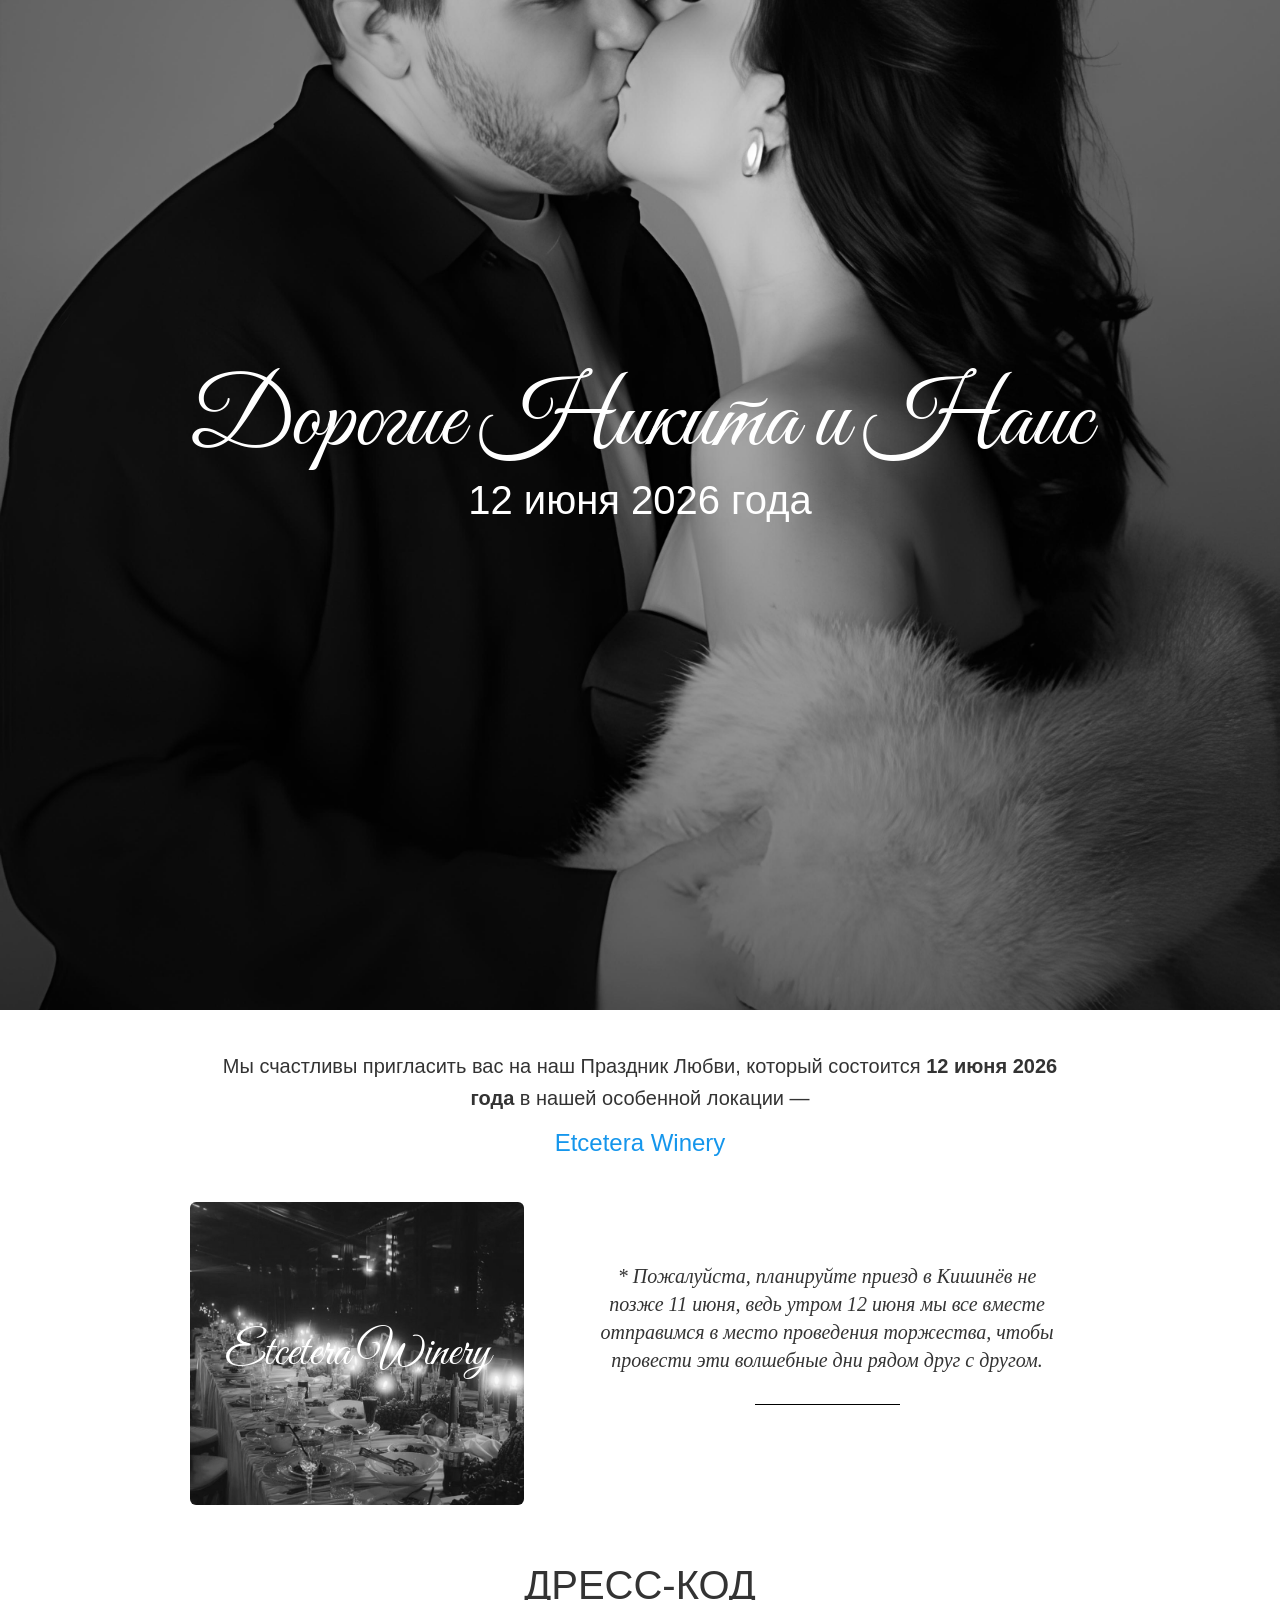
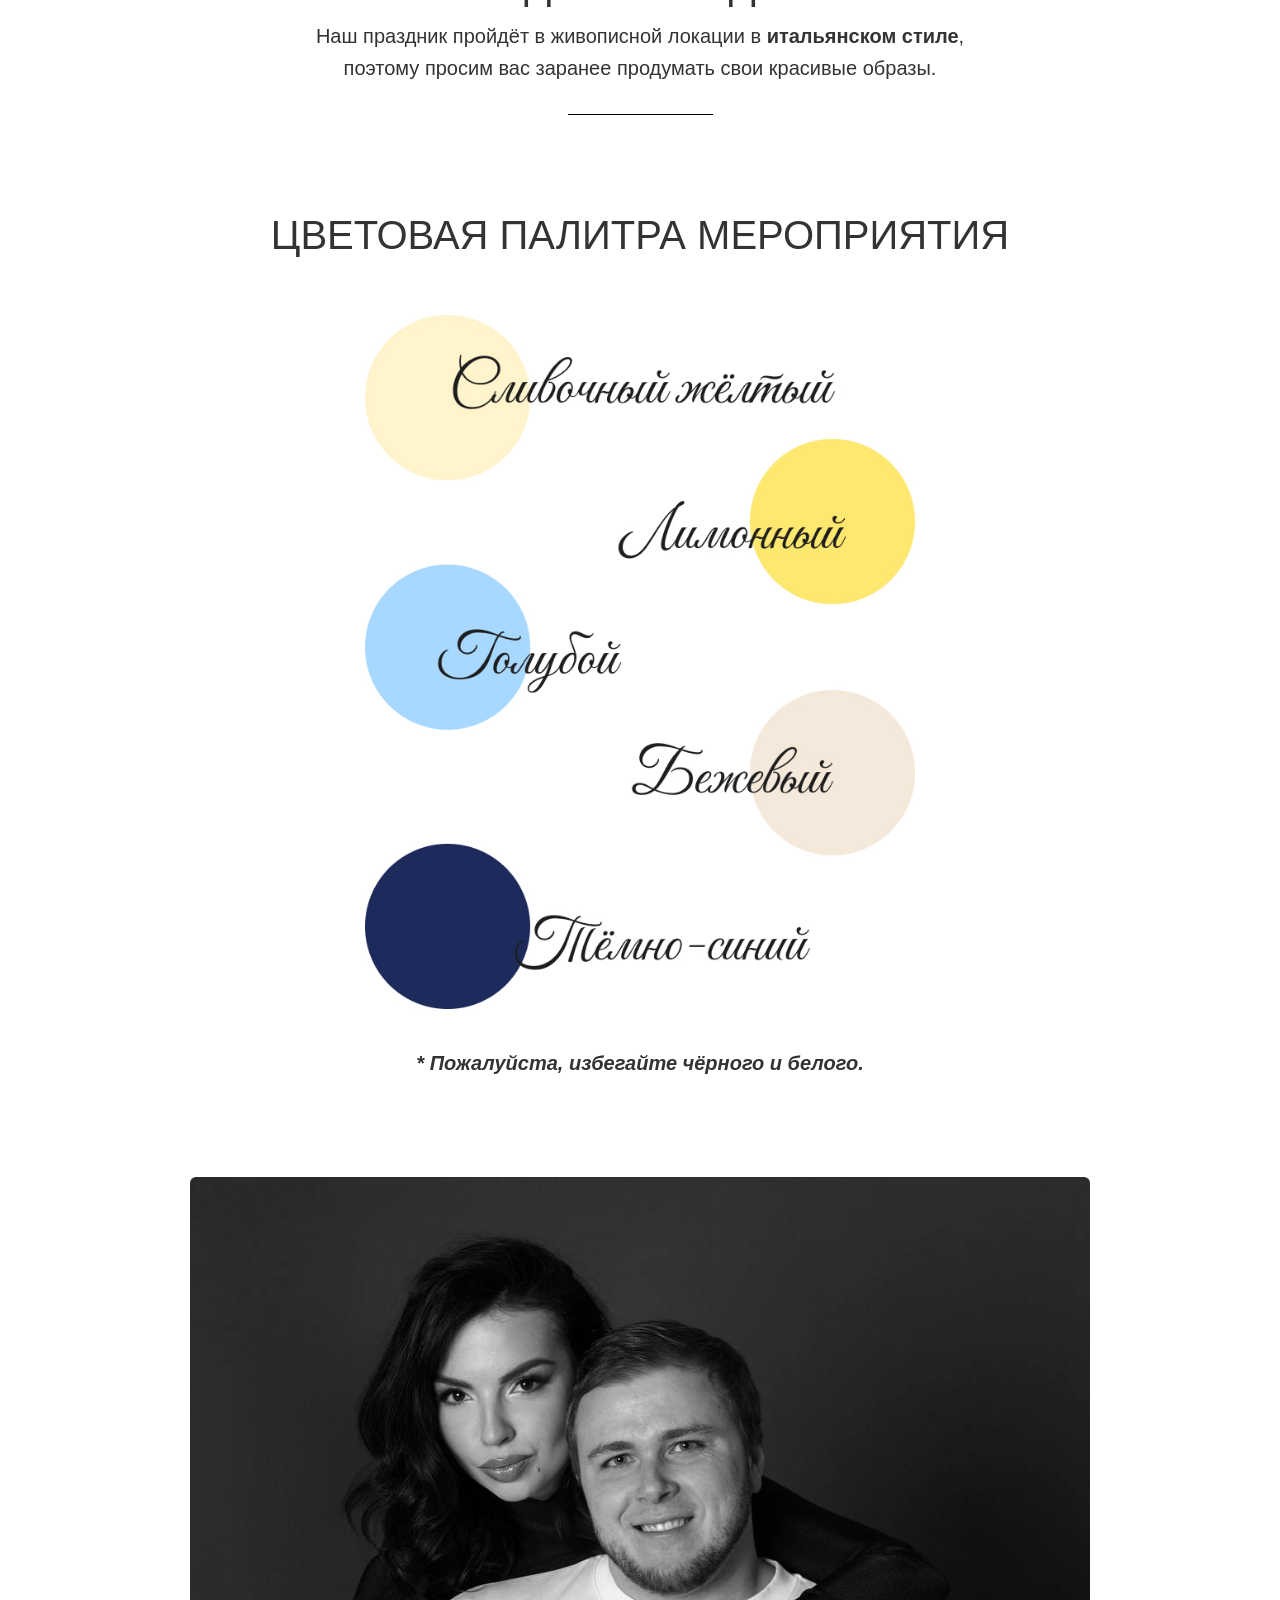
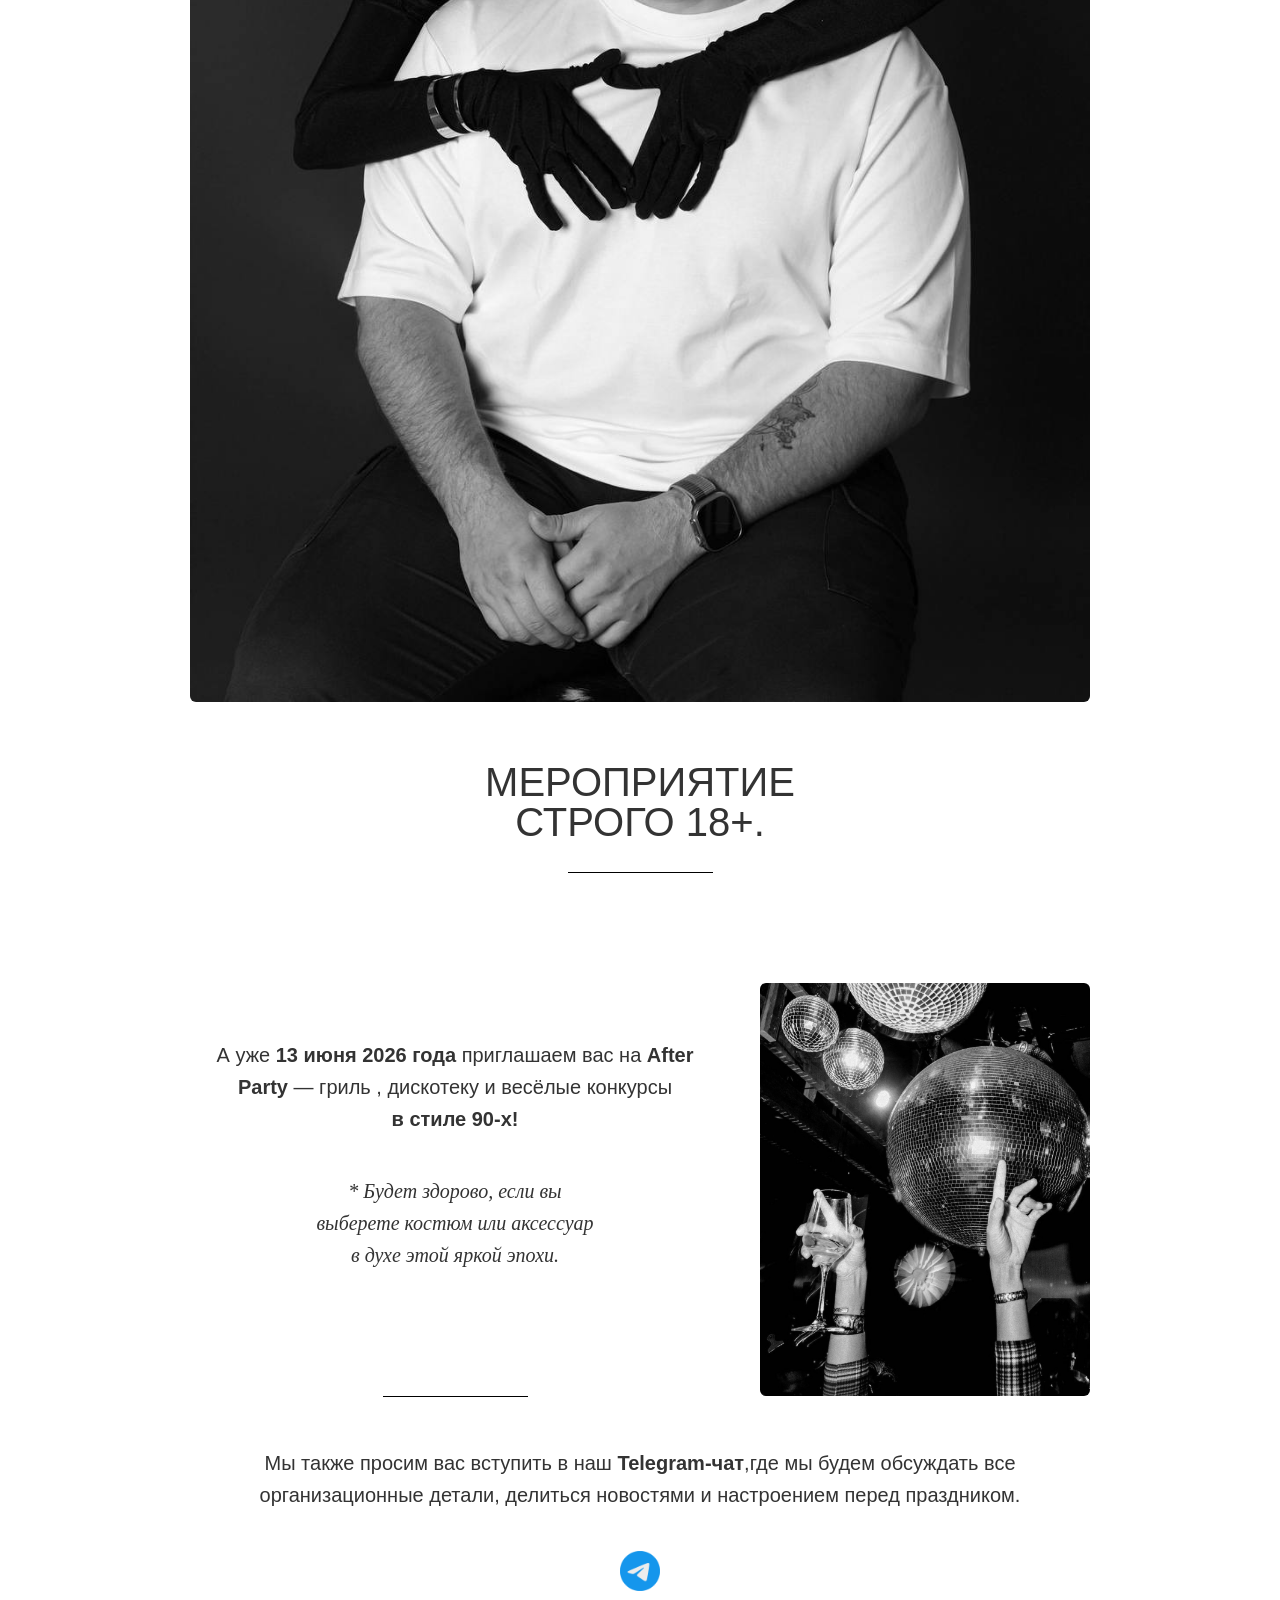
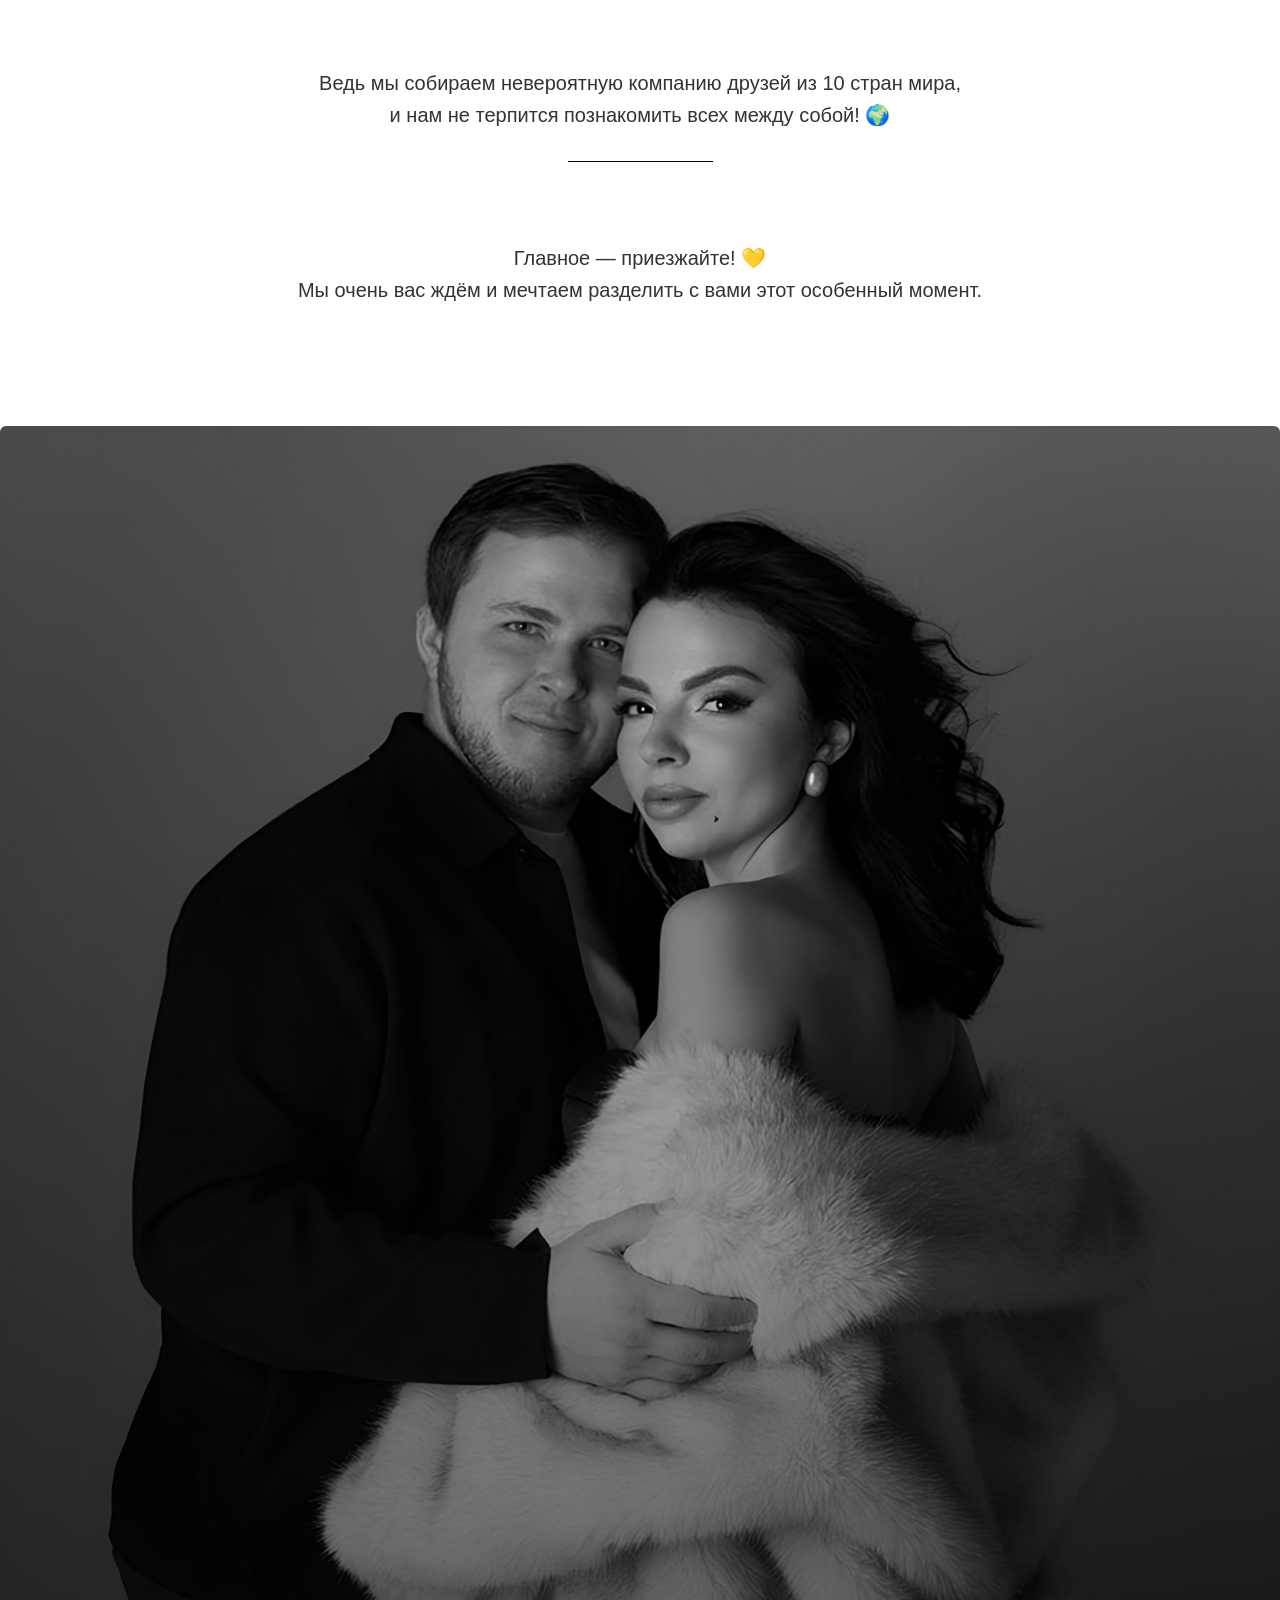
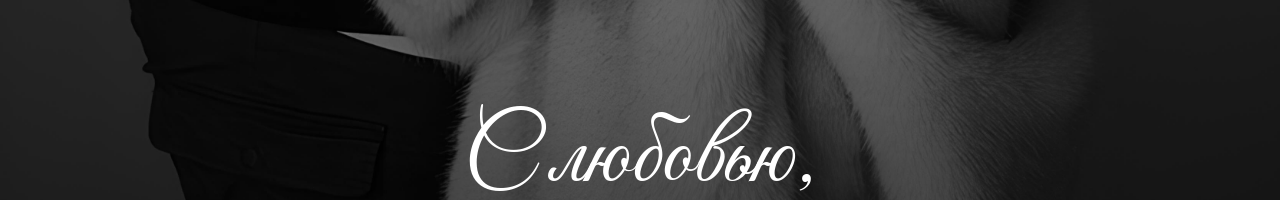
<file: Name/NikitaandNais.html>
<!DOCTYPE html>
<html lang="ru">
  <head>
    <meta charset="utf-8" />
    <meta name="viewport" content="width=device-width, initial-scale=2" />
    <title>Приглашение — Villa Vi Escape</title>

    <link rel="preconnect" href="https://fonts.gstatic.com" crossorigin />
    <link
      href="https://fonts.googleapis.com/css2?family=Playfair+Display:wght@400;600;700&family=Inter:wght@300;400;600&display=swap"
      rel="stylesheet"
    />
    <link rel="stylesheet" href="../style.css" />
    <link rel="preconnect" href="https://fonts.googleapis.com" />
    <link rel="preconnect" href="https://fonts.gstatic.com" crossorigin />
    <link
      href="https://fonts.googleapis.com/css2?family=Great+Vibes&display=swap"
      rel="stylesheet"
    />
  </head>

  <body>
    <div class="hero main-hero">
      <img src="./image/Heder.jpg" alt="Фото" class="image" />
      <div class="overlay main-overlay">
        <h1 class="main-title">Дорогие Никита и Наис</h1>
        <p class="main-date">12 июня 2026 года</p>
      </div>
    </div>

    <div class="invitation">
      <p class="invitation-text">
        Мы счастливы пригласить вас на наш Праздник Любви, который состоится
        <span class="highlight">12 июня 2026 года</span> в нашей особенной
        локации —
      </p>
      <p class="invitation-location">
        <a
          href="https://www.instagram.com/etcetera_winery?igsh=MWp2NWZ1aDRuMnMyNw=="
          class="location-link"
          target="_blank"
          >Etcetera Winery</a
        >
      </p>
      <div class="location-container">
        <div class="hero location-hero">
          <img src="./image/Institution.jpg" alt="Фото" class="image" />
          <div class="overlay location-overlay">
            <h2 class="location-title">Etcetera Winery</h2>
          </div>
        </div>
        <div class="location-text">
          <p class="invitation-note">
            * Пожалуйста, планируйте приезд в Кишинёв не позже 11 июня, ведь
            утром 12 июня мы все вместе отправимся в место проведения торжества,
            чтобы провести эти волшебные дни рядом друг с другом.
          </p>
          <div class="divider"></div>
        </div>
      </div>
    </div>
    <div class="dresscode">
      <h2 class="dresscode-title">Дресс-код</h2>
      <p class="dresscode-text">
        Наш праздник пройдёт в живописной локации в
        <span class="highlight">итальянском стиле</span>, поэтому просим вас
        заранее продумать свои красивые образы.
      </p>
    </div>
    <div class="divider"></div>
    <div class="palette">
      <h2 class="palette-title">Цветовая палитра мероприятия</h2>
      <picture>
        <source srcset="./image/desk.jpg" media="(min-width: 768px)" />
        <img src="./image/colors.jpg" alt="Фото" />
      </picture>
      <p class="palette-note">* Пожалуйста, избегайте чёрного и белого.</p>
    </div>

    <div class="age">
      <img class="hero age-hero" src="./image/Main.jpg" alt="Фото" />
      <h2 class="age-text">Мероприятие строго 18+.</h2>
    </div>
    <div class="divider"></div>
    <div class="afterparty">
      <p class="afterparty-text">
        А уже <span class="highlight">13 июня 2026 года</span> приглашаем вас на
        <span class="highlight">After Party </span>— гриль , дискотеку и весёлые
        конкурсы <br /><span class="highlight">в стиле 90-х!</span>
      </p>
      <img src="./image/Disco.jpg" alt="Фото" class="image" />
      <p class="afterparty-subtext">
        * Будет здорово, если вы выберете костюм или аксессуар <br />
        в духе этой яркой эпохи.
      </p>
      <div class="divider disco"></div>
    </div>
    <div class="telegram">
      <p class="telegram-text">
        Мы также просим вас вступить в наш
        <span class="highlight">Telegram-чат</span>,где мы будем обсуждать все
        организационные детали, делиться новостями и настроением перед
        праздником.
      </p>
      <a
        href="https://t.me/+UPGe9YUs1v44YTRk"
        target="_blank"
        class="telegram-link"
      >
        <img
          src="./image/telegram 1.png"
          alt="Telegram"
          class="telegram-icon"
        />
      </a>

      <p class="telegram-friends">
        Ведь мы собираем невероятную компанию друзей из 10 стран мира, и нам не
        терпится познакомить всех между собой! 🌍
      </p>
      <div class="divider"></div>
      <p class="telegram-final">
        Главное — приезжайте! 💛<br />
        Мы очень вас ждём и мечтаем разделить с вами этот особенный момент.
      </p>
    </div>
    <div class="hero signature-hero">
      <img src="./image/Footer.jpg" alt="Фото" class="image" />
      <div class="overlay signature-overlay">
        <h2 class="signature-title">
          С любовью, <br />
          Александр и Полина
        </h2>
      </div>
    </div>
  </body>
</html>
</file>
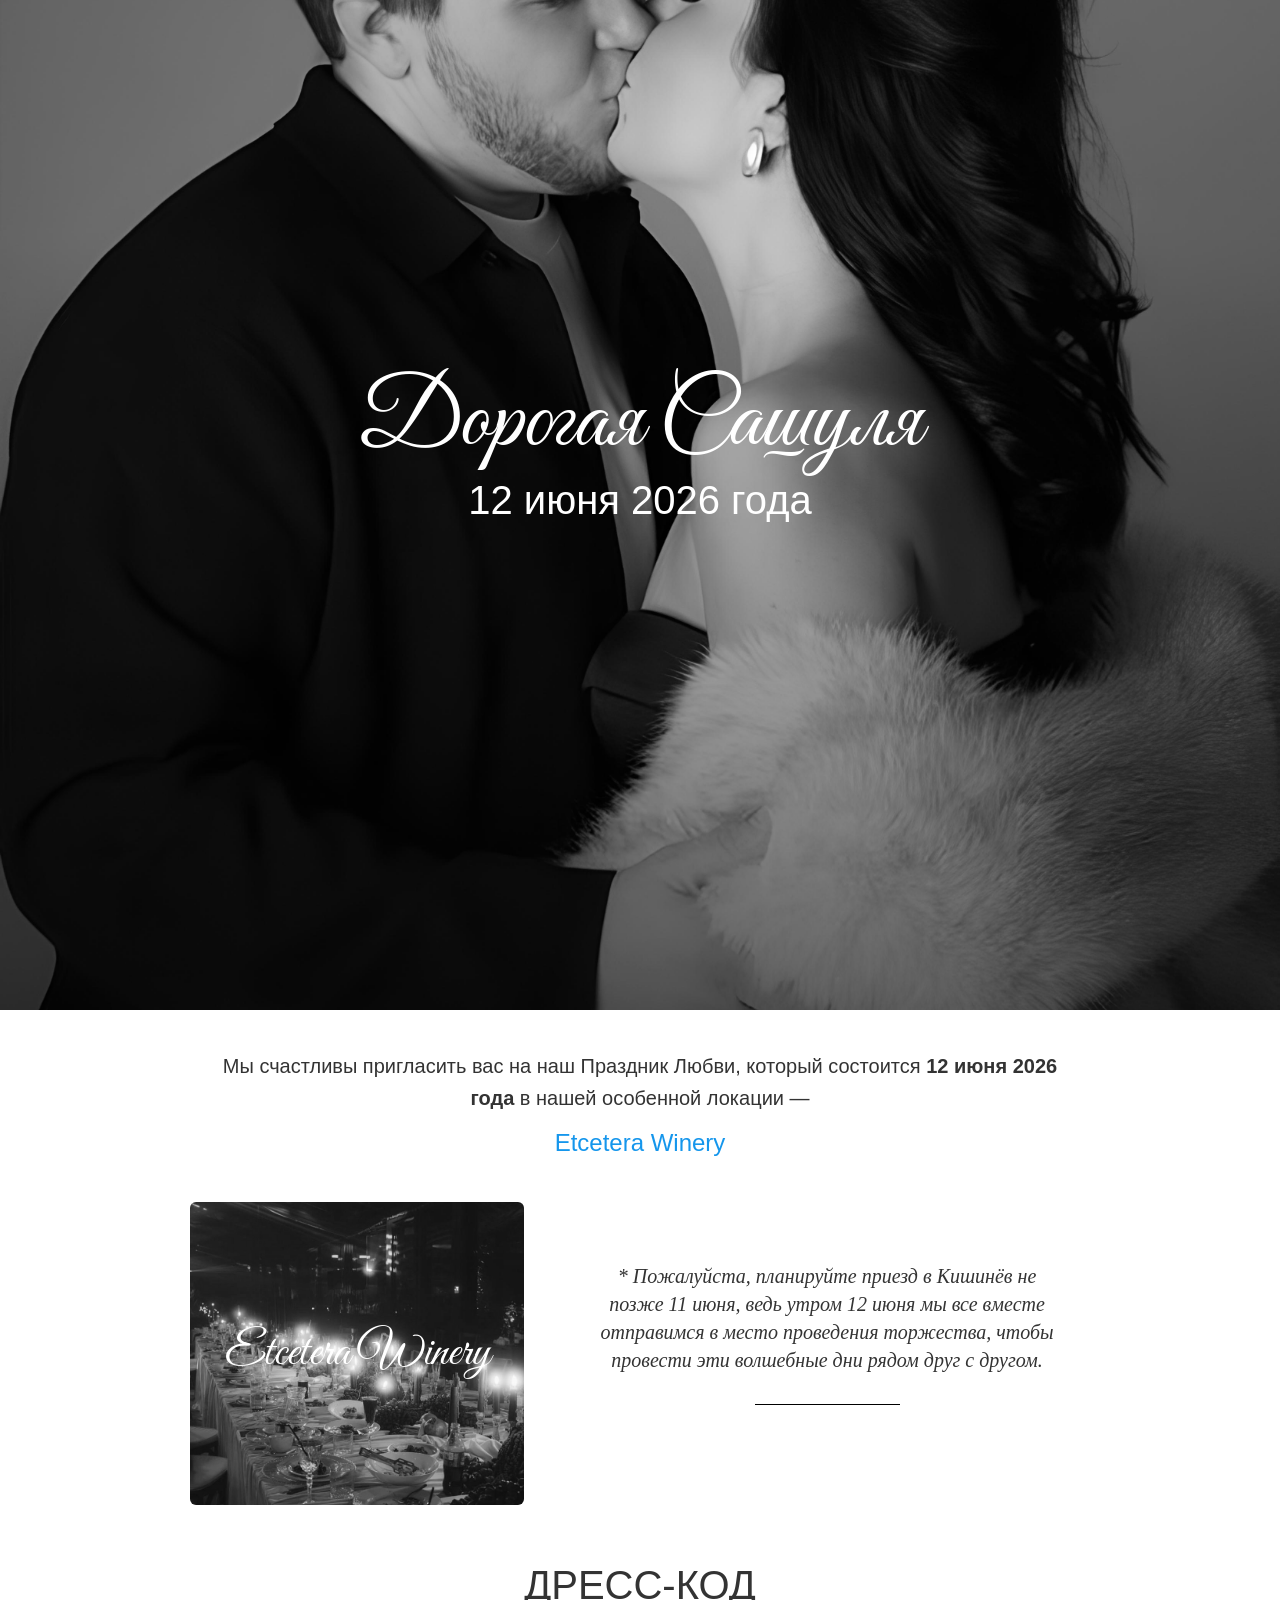
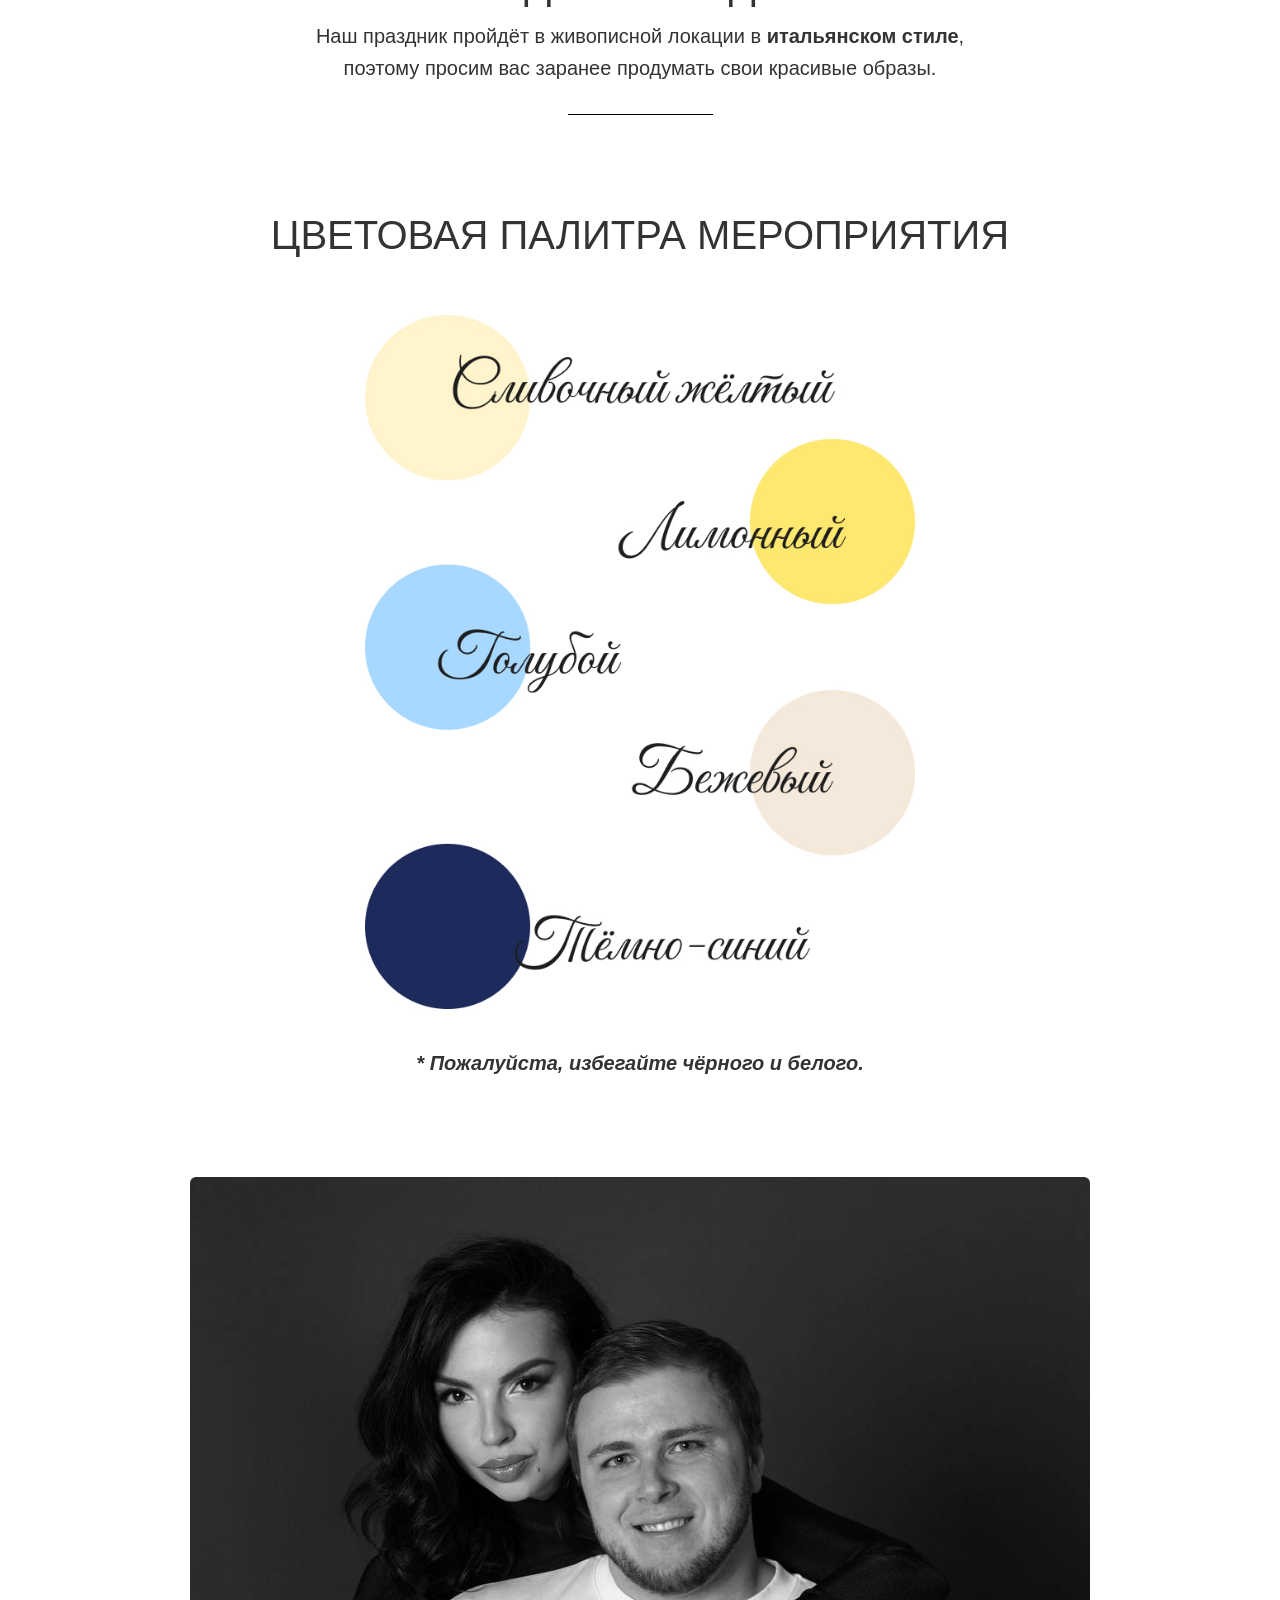
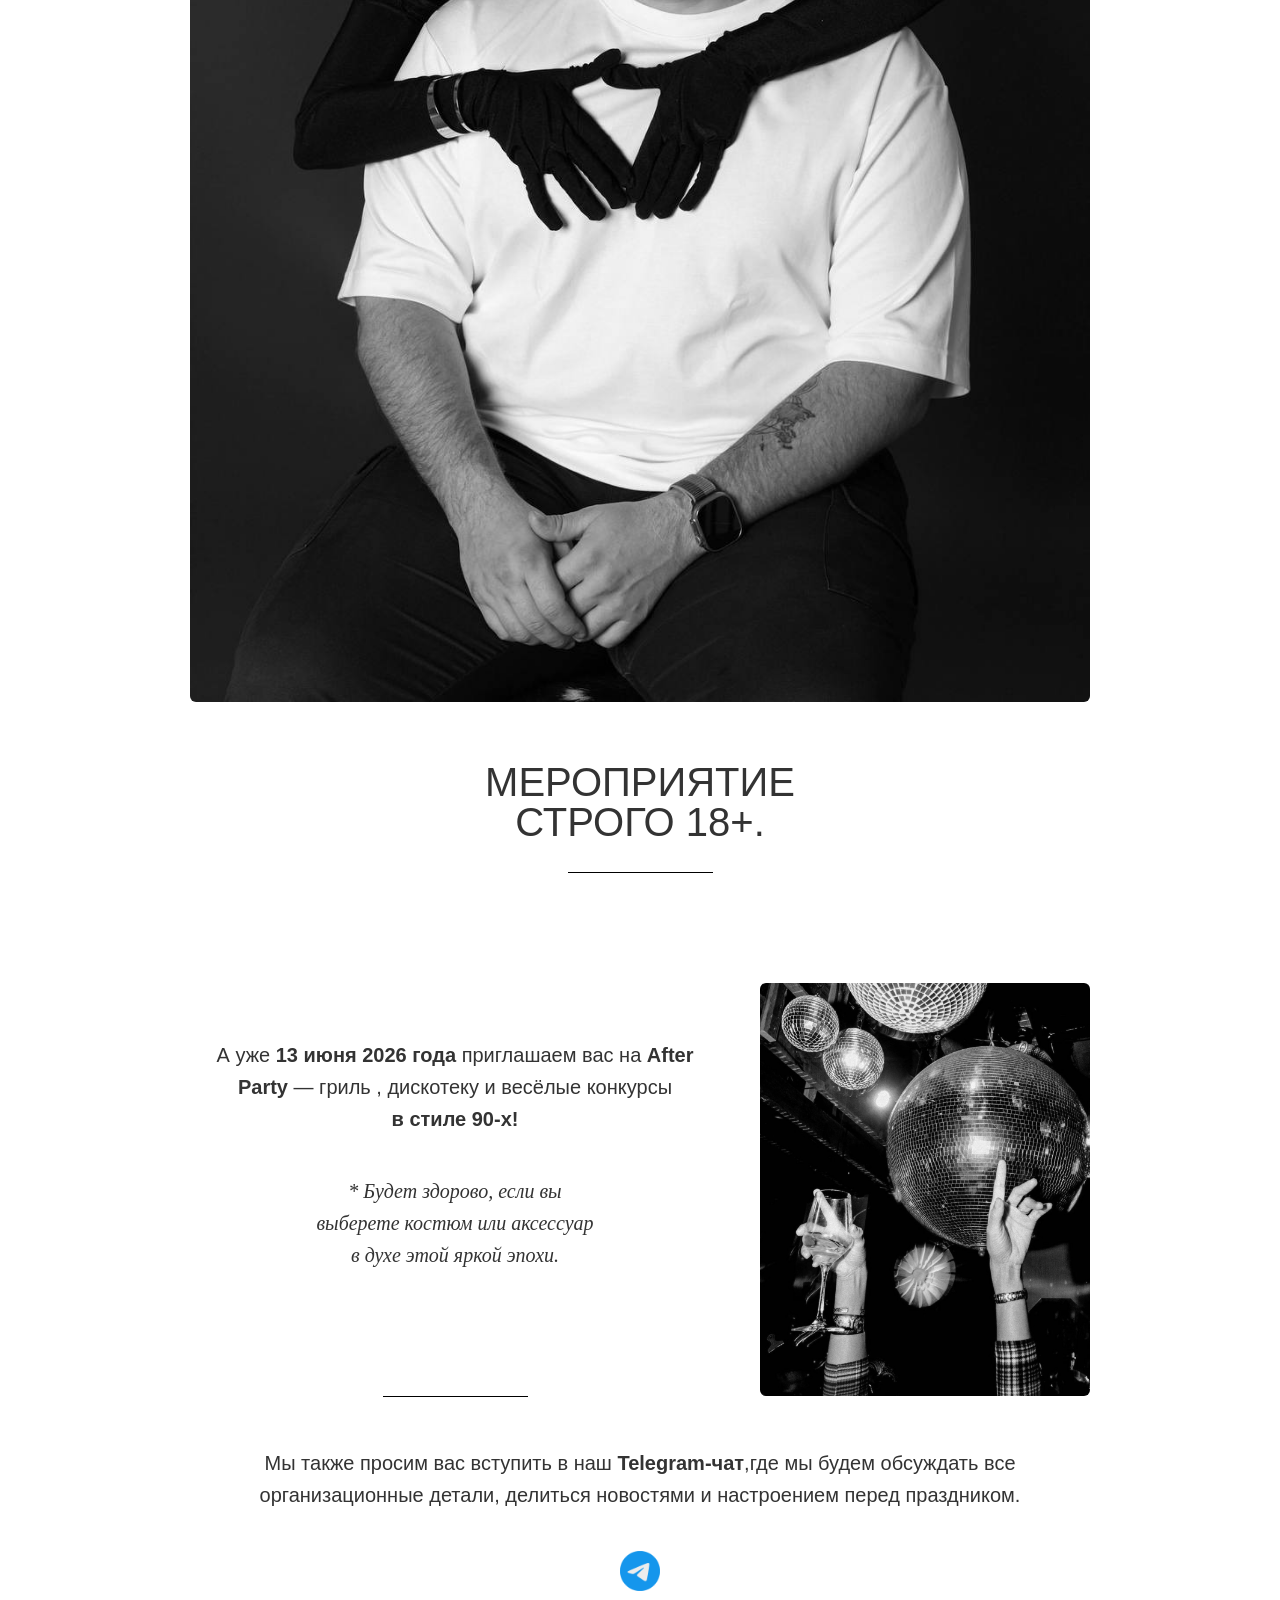
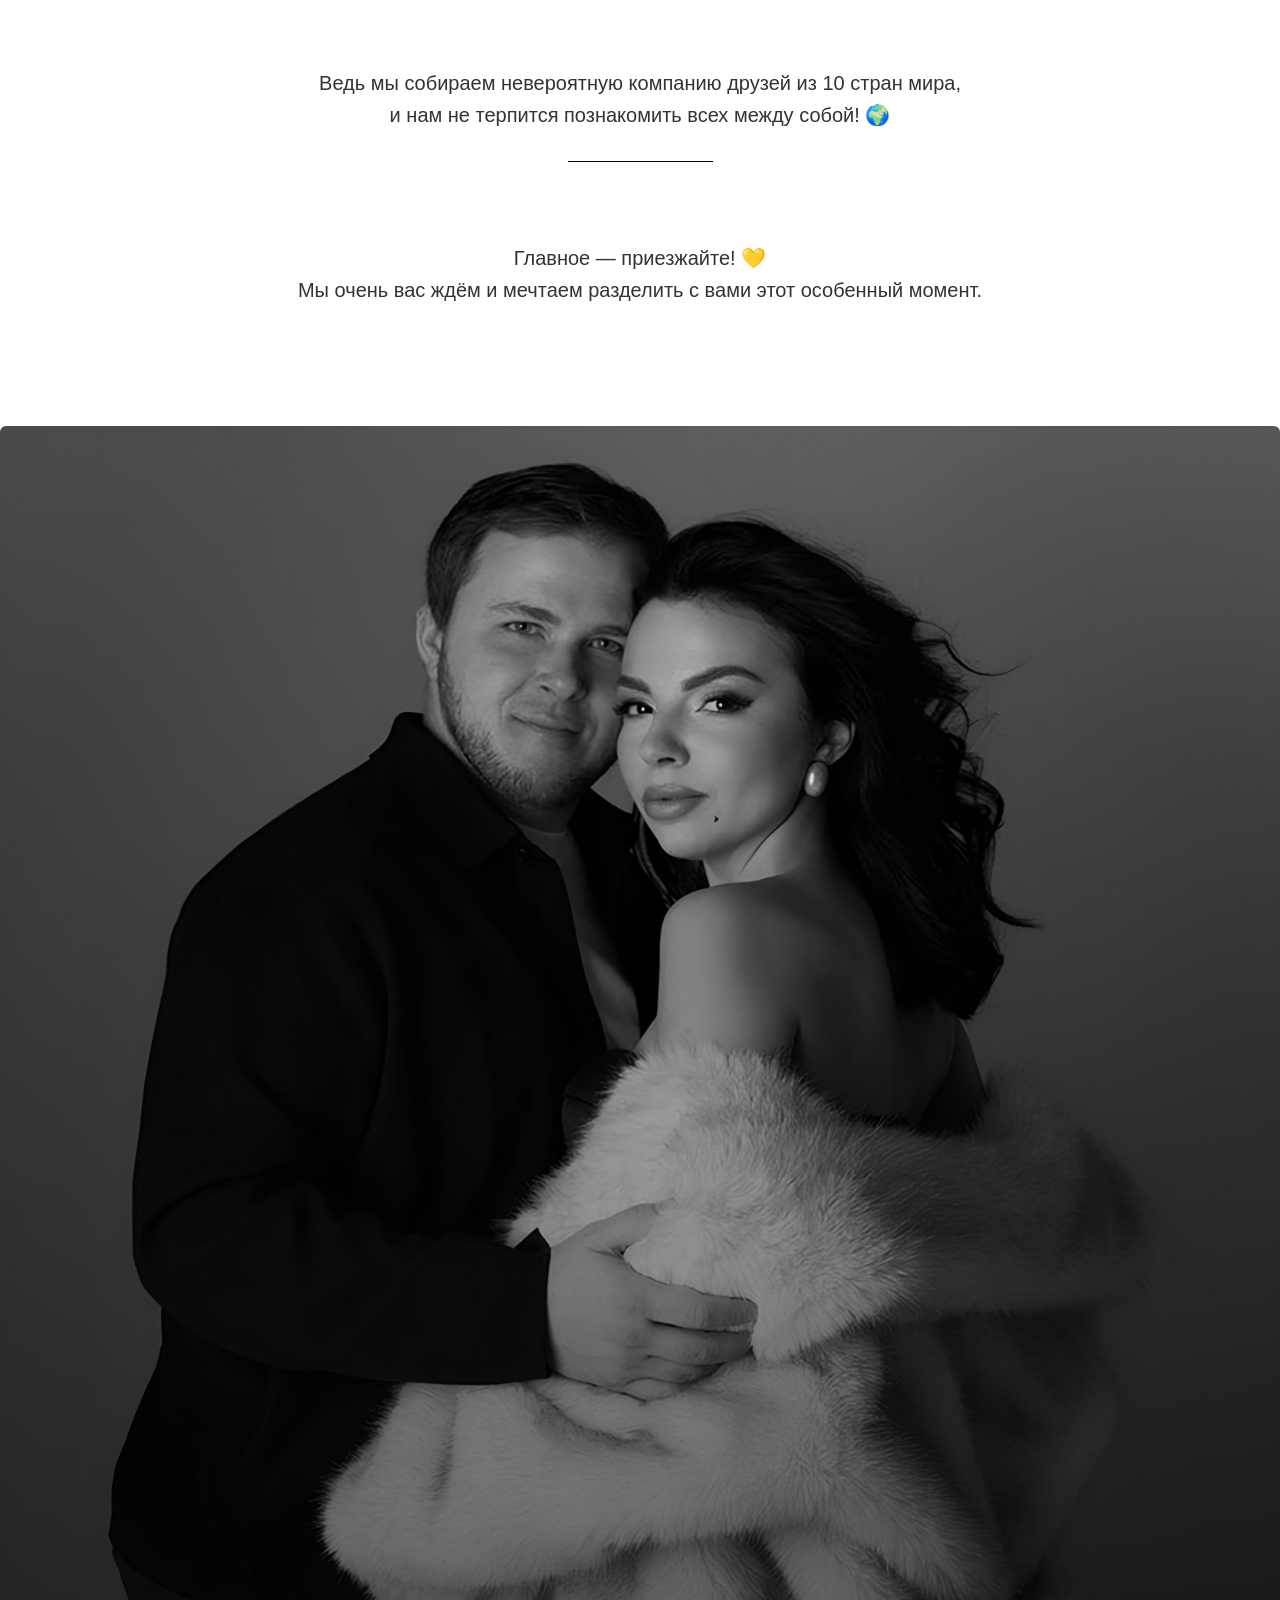
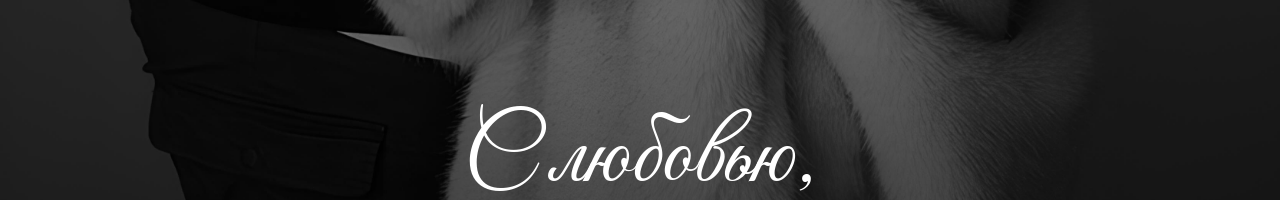
<file: Name/Sashulya.html>
<!DOCTYPE html>
<html lang="ru">
  <head>
    <meta charset="utf-8" />
    <meta name="viewport" content="width=device-width, initial-scale=2" />
    <title>Приглашение — Villa Vi Escape</title>

    <link rel="preconnect" href="https://fonts.gstatic.com" crossorigin />
    <link
      href="https://fonts.googleapis.com/css2?family=Playfair+Display:wght@400;600;700&family=Inter:wght@300;400;600&display=swap"
      rel="stylesheet"
    />
    <link rel="stylesheet" href="../style.css" />
    <link rel="preconnect" href="https://fonts.googleapis.com" />
    <link rel="preconnect" href="https://fonts.gstatic.com" crossorigin />
    <link
      href="https://fonts.googleapis.com/css2?family=Great+Vibes&display=swap"
      rel="stylesheet"
    />
  </head>

  <body>
    <div class="hero main-hero">
      <img src="./image/Heder.jpg" alt="Фото" class="image" />
      <div class="overlay main-overlay">
        <h1 class="main-title">Дорогая Сашуля</h1>
        <p class="main-date">12 июня 2026 года</p>
      </div>
    </div>

    <div class="invitation">
      <p class="invitation-text">
        Мы счастливы пригласить вас на наш Праздник Любви, который состоится
        <span class="highlight">12 июня 2026 года</span> в нашей особенной
        локации —
      </p>
      <p class="invitation-location">
        <a
          href="https://www.instagram.com/etcetera_winery?igsh=MWp2NWZ1aDRuMnMyNw=="
          class="location-link"
          target="_blank"
          >Etcetera Winery</a
        >
      </p>
      <div class="location-container">
        <div class="hero location-hero">
          <img src="./image/Institution.jpg" alt="Фото" class="image" />
          <div class="overlay location-overlay">
            <h2 class="location-title">Etcetera Winery</h2>
          </div>
        </div>
        <div class="location-text">
          <p class="invitation-note">
            * Пожалуйста, планируйте приезд в Кишинёв не позже 11 июня, ведь
            утром 12 июня мы все вместе отправимся в место проведения торжества,
            чтобы провести эти волшебные дни рядом друг с другом.
          </p>
          <div class="divider"></div>
        </div>
      </div>
    </div>
    <div class="dresscode">
      <h2 class="dresscode-title">Дресс-код</h2>
      <p class="dresscode-text">
        Наш праздник пройдёт в живописной локации в
        <span class="highlight">итальянском стиле</span>, поэтому просим вас
        заранее продумать свои красивые образы.
      </p>
    </div>
    <div class="divider"></div>
    <div class="palette">
      <h2 class="palette-title">Цветовая палитра мероприятия</h2>
      <picture>
        <source srcset="./image/desk.jpg" media="(min-width: 768px)" />
        <img src="./image/colors.jpg" alt="Фото" />
      </picture>
      <p class="palette-note">* Пожалуйста, избегайте чёрного и белого.</p>
    </div>

    <div class="age">
      <img class="hero age-hero" src="./image/Main.jpg" alt="Фото" />
      <h2 class="age-text">Мероприятие строго 18+.</h2>
    </div>
    <div class="divider"></div>
    <div class="afterparty">
      <p class="afterparty-text">
        А уже <span class="highlight">13 июня 2026 года</span> приглашаем вас на
        <span class="highlight">After Party </span>— гриль , дискотеку и весёлые
        конкурсы <br /><span class="highlight">в стиле 90-х!</span>
      </p>
      <img src="./image/Disco.jpg" alt="Фото" class="image" />
      <p class="afterparty-subtext">
        * Будет здорово, если вы выберете костюм или аксессуар <br />
        в духе этой яркой эпохи.
      </p>
      <div class="divider disco"></div>
    </div>
    <div class="telegram">
      <p class="telegram-text">
        Мы также просим вас вступить в наш
        <span class="highlight">Telegram-чат</span>,где мы будем обсуждать все
        организационные детали, делиться новостями и настроением перед
        праздником.
      </p>
      <a
        href="https://t.me/+UPGe9YUs1v44YTRk"
        target="_blank"
        class="telegram-link"
      >
        <img
          src="./image/telegram 1.png"
          alt="Telegram"
          class="telegram-icon"
        />
      </a>

      <p class="telegram-friends">
        Ведь мы собираем невероятную компанию друзей из 10 стран мира, и нам не
        терпится познакомить всех между собой! 🌍
      </p>
      <div class="divider"></div>
      <p class="telegram-final">
        Главное — приезжайте! 💛<br />
        Мы очень вас ждём и мечтаем разделить с вами этот особенный момент.
      </p>
    </div>
    <div class="hero signature-hero">
      <img src="./image/Footer.jpg" alt="Фото" class="image" />
      <div class="overlay signature-overlay">
        <h2 class="signature-title">
          С любовью, <br />
          Александр и Полина
        </h2>
      </div>
    </div>
  </body>
</html>
</file>
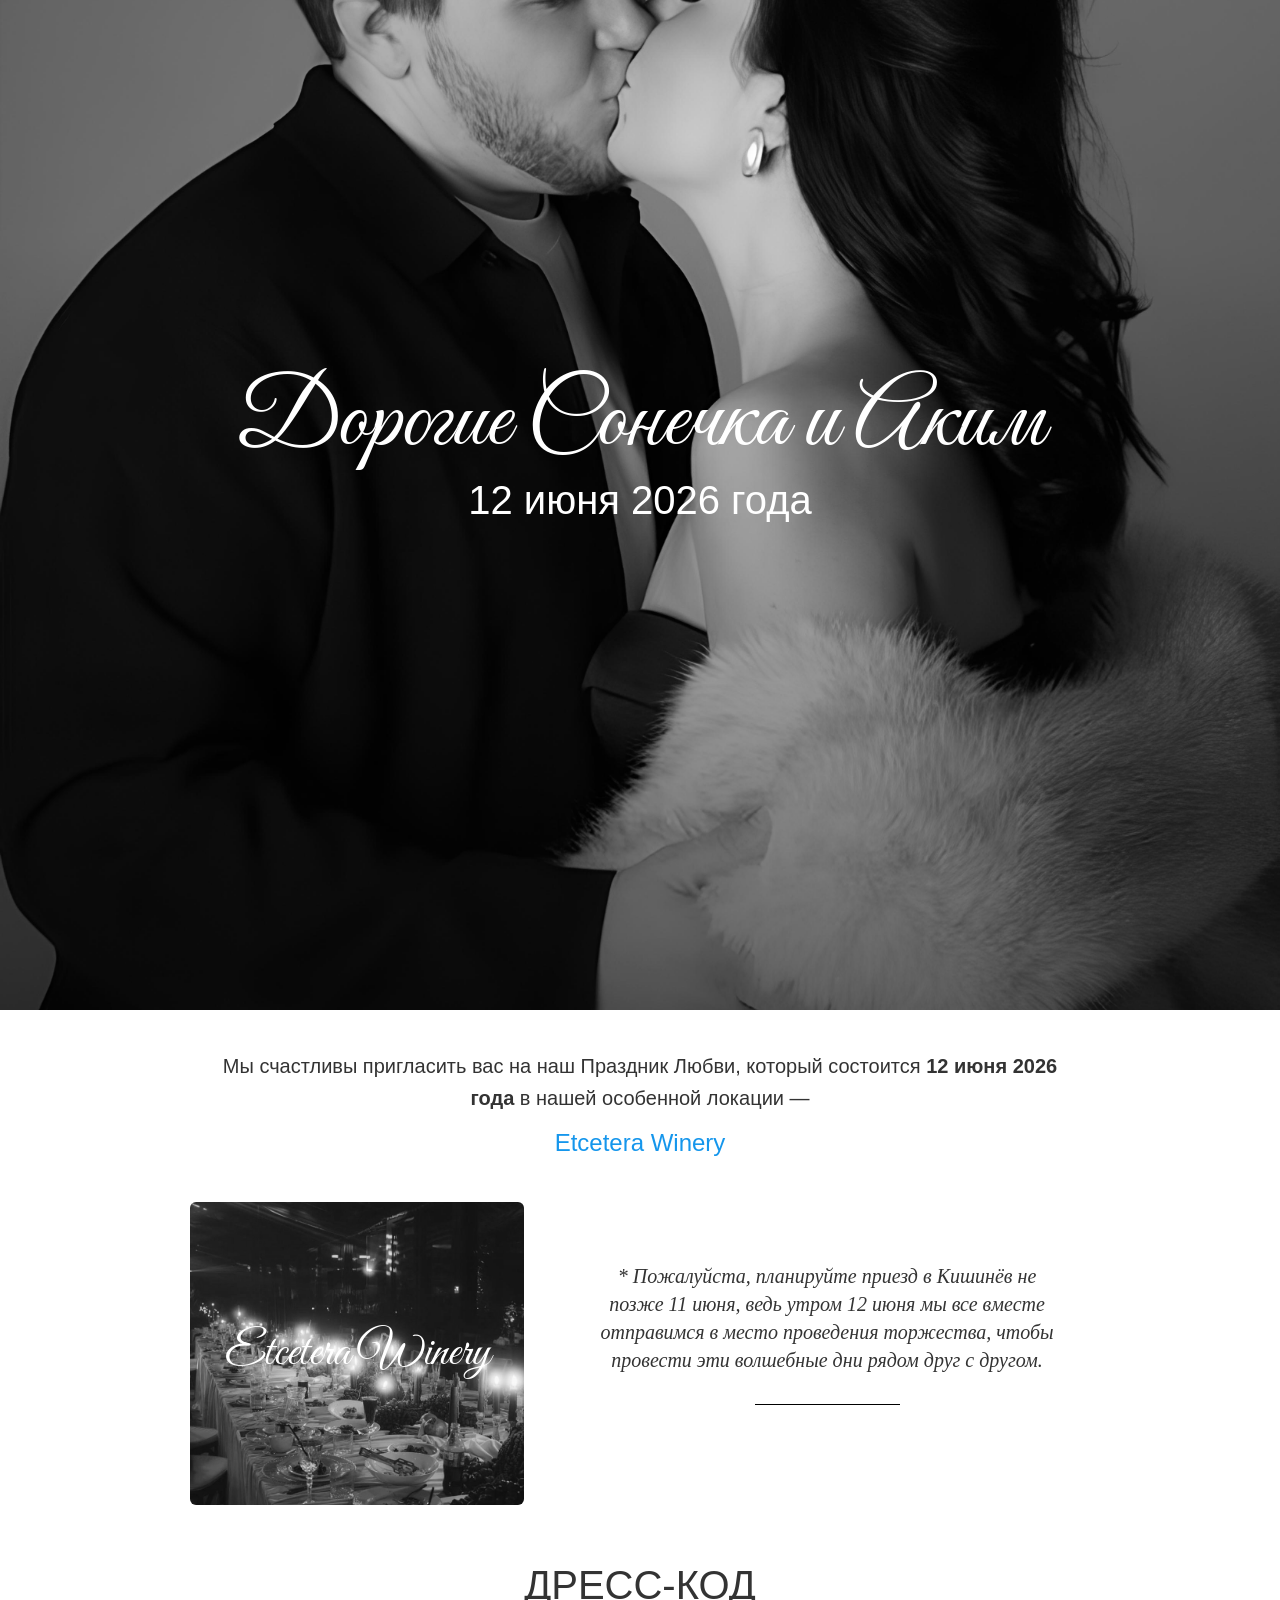
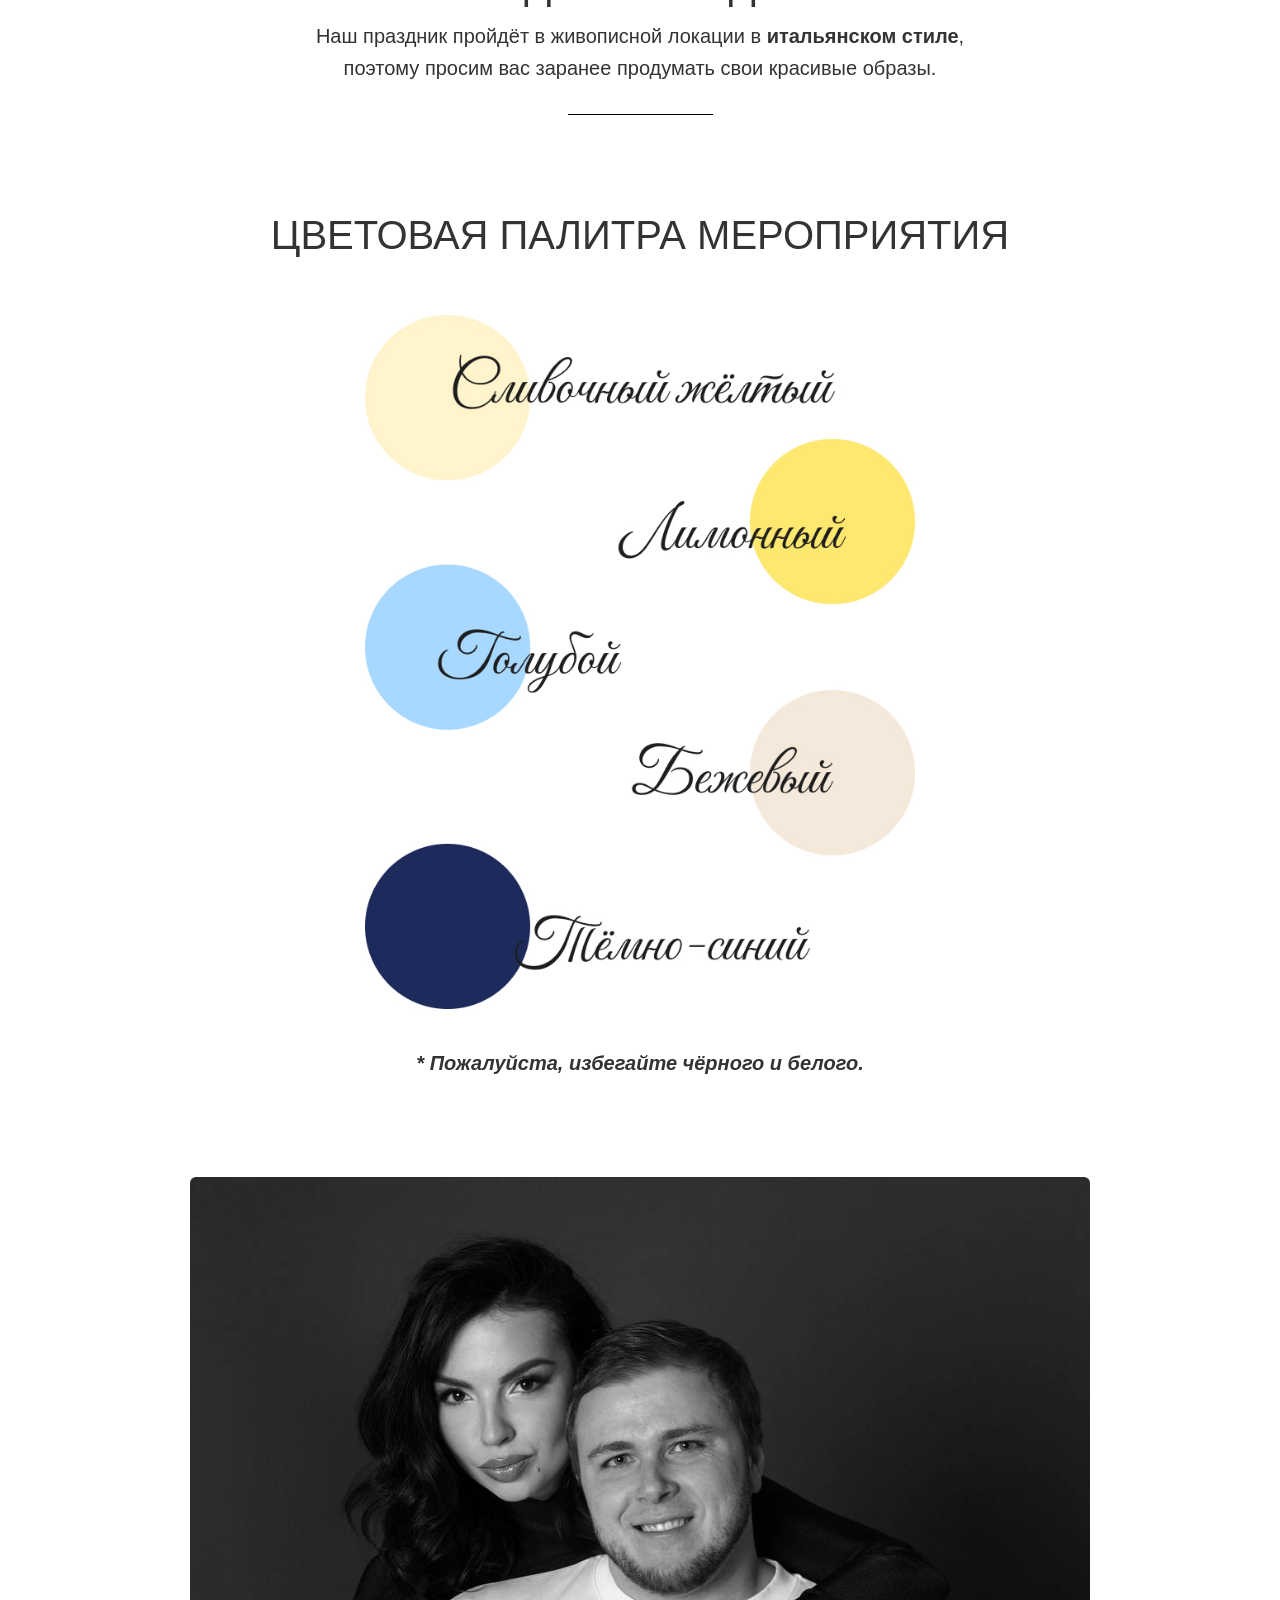
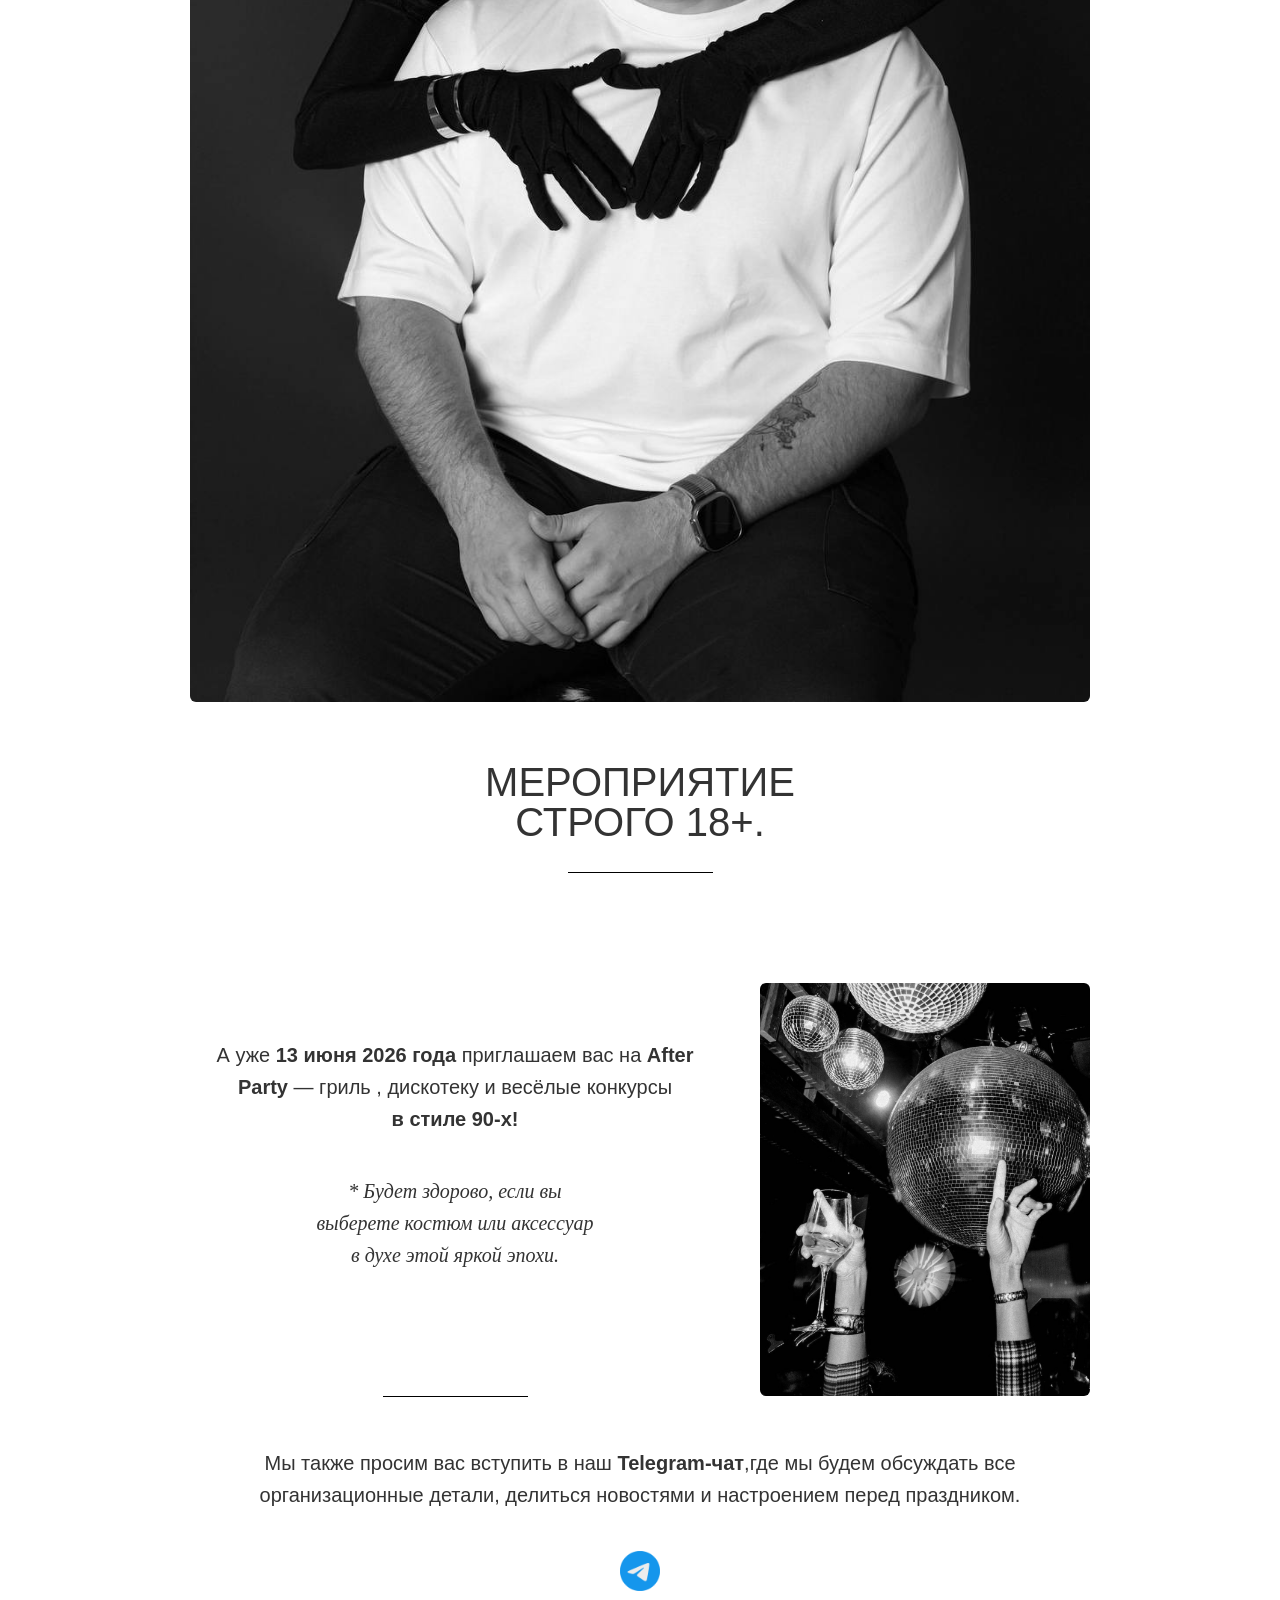
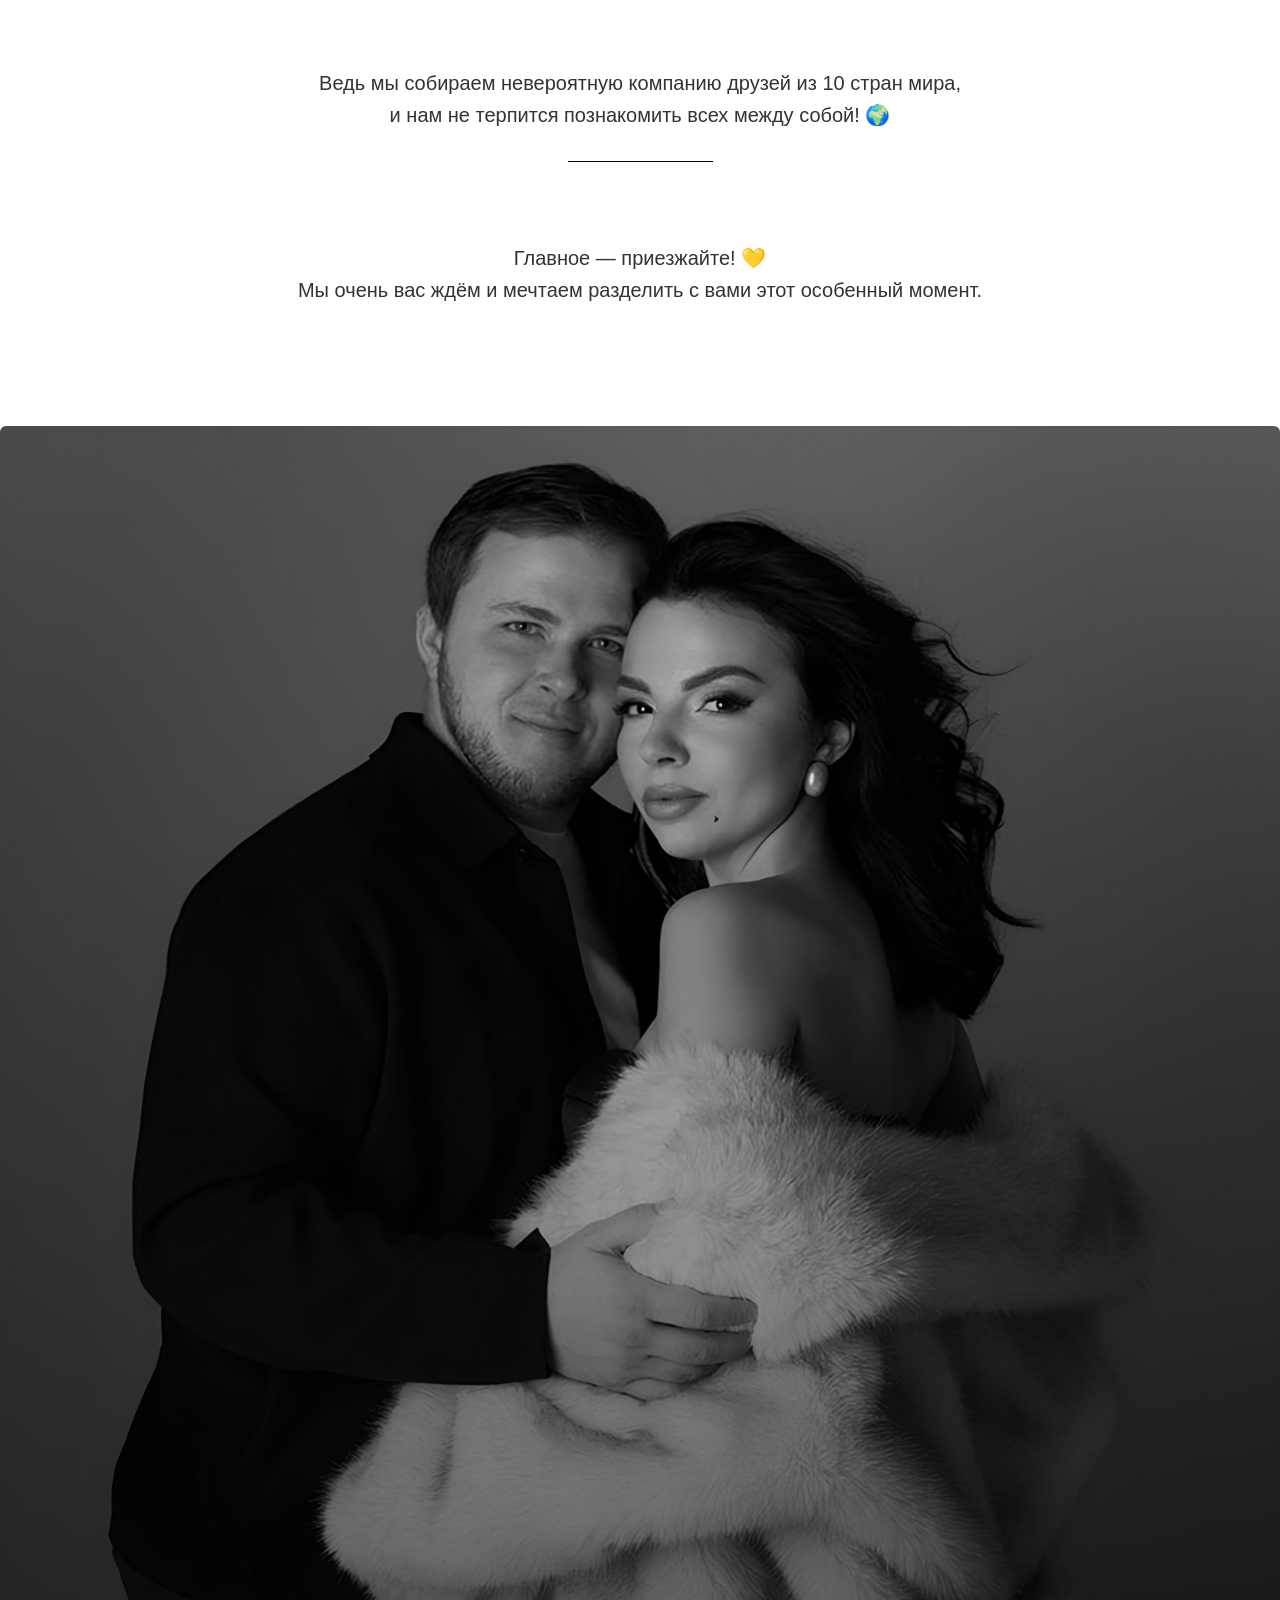
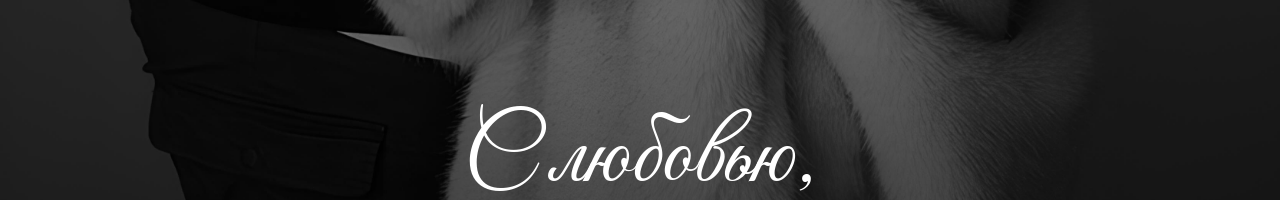
<file: Name/SonyaAkim.html>
<!DOCTYPE html>
<html lang="ru">
  <head>
    <meta charset="utf-8" />
    <meta name="viewport" content="width=device-width, initial-scale=2" />
    <title>Приглашение — Villa Vi Escape</title>

    <link rel="preconnect" href="https://fonts.gstatic.com" crossorigin />
    <link
      href="https://fonts.googleapis.com/css2?family=Playfair+Display:wght@400;600;700&family=Inter:wght@300;400;600&display=swap"
      rel="stylesheet"
    />
    <link rel="stylesheet" href="../style.css" />
    <link rel="preconnect" href="https://fonts.googleapis.com" />
    <link rel="preconnect" href="https://fonts.gstatic.com" crossorigin />
    <link
      href="https://fonts.googleapis.com/css2?family=Great+Vibes&display=swap"
      rel="stylesheet"
    />
  </head>

  <body>
    <div class="hero main-hero">
      <img src="./image/Heder.jpg" alt="Фото" class="image" />
      <div class="overlay main-overlay">
        <h1 class="main-title">Дорогие Сонечка и Аким</h1>
        <p class="main-date">12 июня 2026 года</p>
      </div>
    </div>

    <div class="invitation">
      <p class="invitation-text">
        Мы счастливы пригласить вас на наш Праздник Любви, который состоится
        <span class="highlight">12 июня 2026 года</span> в нашей особенной
        локации —
      </p>
      <p class="invitation-location">
        <a
          href="https://www.instagram.com/etcetera_winery?igsh=MWp2NWZ1aDRuMnMyNw=="
          class="location-link"
          target="_blank"
          >Etcetera Winery</a
        >
      </p>
      <div class="location-container">
        <div class="hero location-hero">
          <img src="./image/Institution.jpg" alt="Фото" class="image" />
          <div class="overlay location-overlay">
            <h2 class="location-title">Etcetera Winery</h2>
          </div>
        </div>
        <div class="location-text">
          <p class="invitation-note">
            * Пожалуйста, планируйте приезд в Кишинёв не позже 11 июня, ведь
            утром 12 июня мы все вместе отправимся в место проведения торжества,
            чтобы провести эти волшебные дни рядом друг с другом.
          </p>
          <div class="divider"></div>
        </div>
      </div>
    </div>
    <div class="dresscode">
      <h2 class="dresscode-title">Дресс-код</h2>
      <p class="dresscode-text">
        Наш праздник пройдёт в живописной локации в
        <span class="highlight">итальянском стиле</span>, поэтому просим вас
        заранее продумать свои красивые образы.
      </p>
    </div>
    <div class="divider"></div>
    <div class="palette">
      <h2 class="palette-title">Цветовая палитра мероприятия</h2>
      <picture>
        <source srcset="./image/desk.jpg" media="(min-width: 768px)" />
        <img src="./image/colors.jpg" alt="Фото" />
      </picture>
      <p class="palette-note">* Пожалуйста, избегайте чёрного и белого.</p>
    </div>

    <div class="age">
      <img class="hero age-hero" src="./image/Main.jpg" alt="Фото" />
      <h2 class="age-text">Мероприятие строго 18+.</h2>
    </div>
    <div class="divider"></div>
    <div class="afterparty">
      <p class="afterparty-text">
        А уже <span class="highlight">13 июня 2026 года</span> приглашаем вас на
        <span class="highlight">After Party </span>— гриль , дискотеку и весёлые
        конкурсы <br /><span class="highlight">в стиле 90-х!</span>
      </p>
      <img src="./image/Disco.jpg" alt="Фото" class="image" />
      <p class="afterparty-subtext">
        * Будет здорово, если вы выберете костюм или аксессуар <br />
        в духе этой яркой эпохи.
      </p>
      <div class="divider disco"></div>
    </div>
    <div class="telegram">
      <p class="telegram-text">
        Мы также просим вас вступить в наш
        <span class="highlight">Telegram-чат</span>,где мы будем обсуждать все
        организационные детали, делиться новостями и настроением перед
        праздником.
      </p>
      <a
        href="https://t.me/+UPGe9YUs1v44YTRk"
        target="_blank"
        class="telegram-link"
      >
        <img
          src="./image/telegram 1.png"
          alt="Telegram"
          class="telegram-icon"
        />
      </a>

      <p class="telegram-friends">
        Ведь мы собираем невероятную компанию друзей из 10 стран мира, и нам не
        терпится познакомить всех между собой! 🌍
      </p>
      <div class="divider"></div>
      <p class="telegram-final">
        Главное — приезжайте! 💛<br />
        Мы очень вас ждём и мечтаем разделить с вами этот особенный момент.
      </p>
    </div>
    <div class="hero signature-hero">
      <img src="./image/Footer.jpg" alt="Фото" class="image" />
      <div class="overlay signature-overlay">
        <h2 class="signature-title">
          С любовью, <br />
          Александр и Полина
        </h2>
      </div>
    </div>
  </body>
</html>
</file>
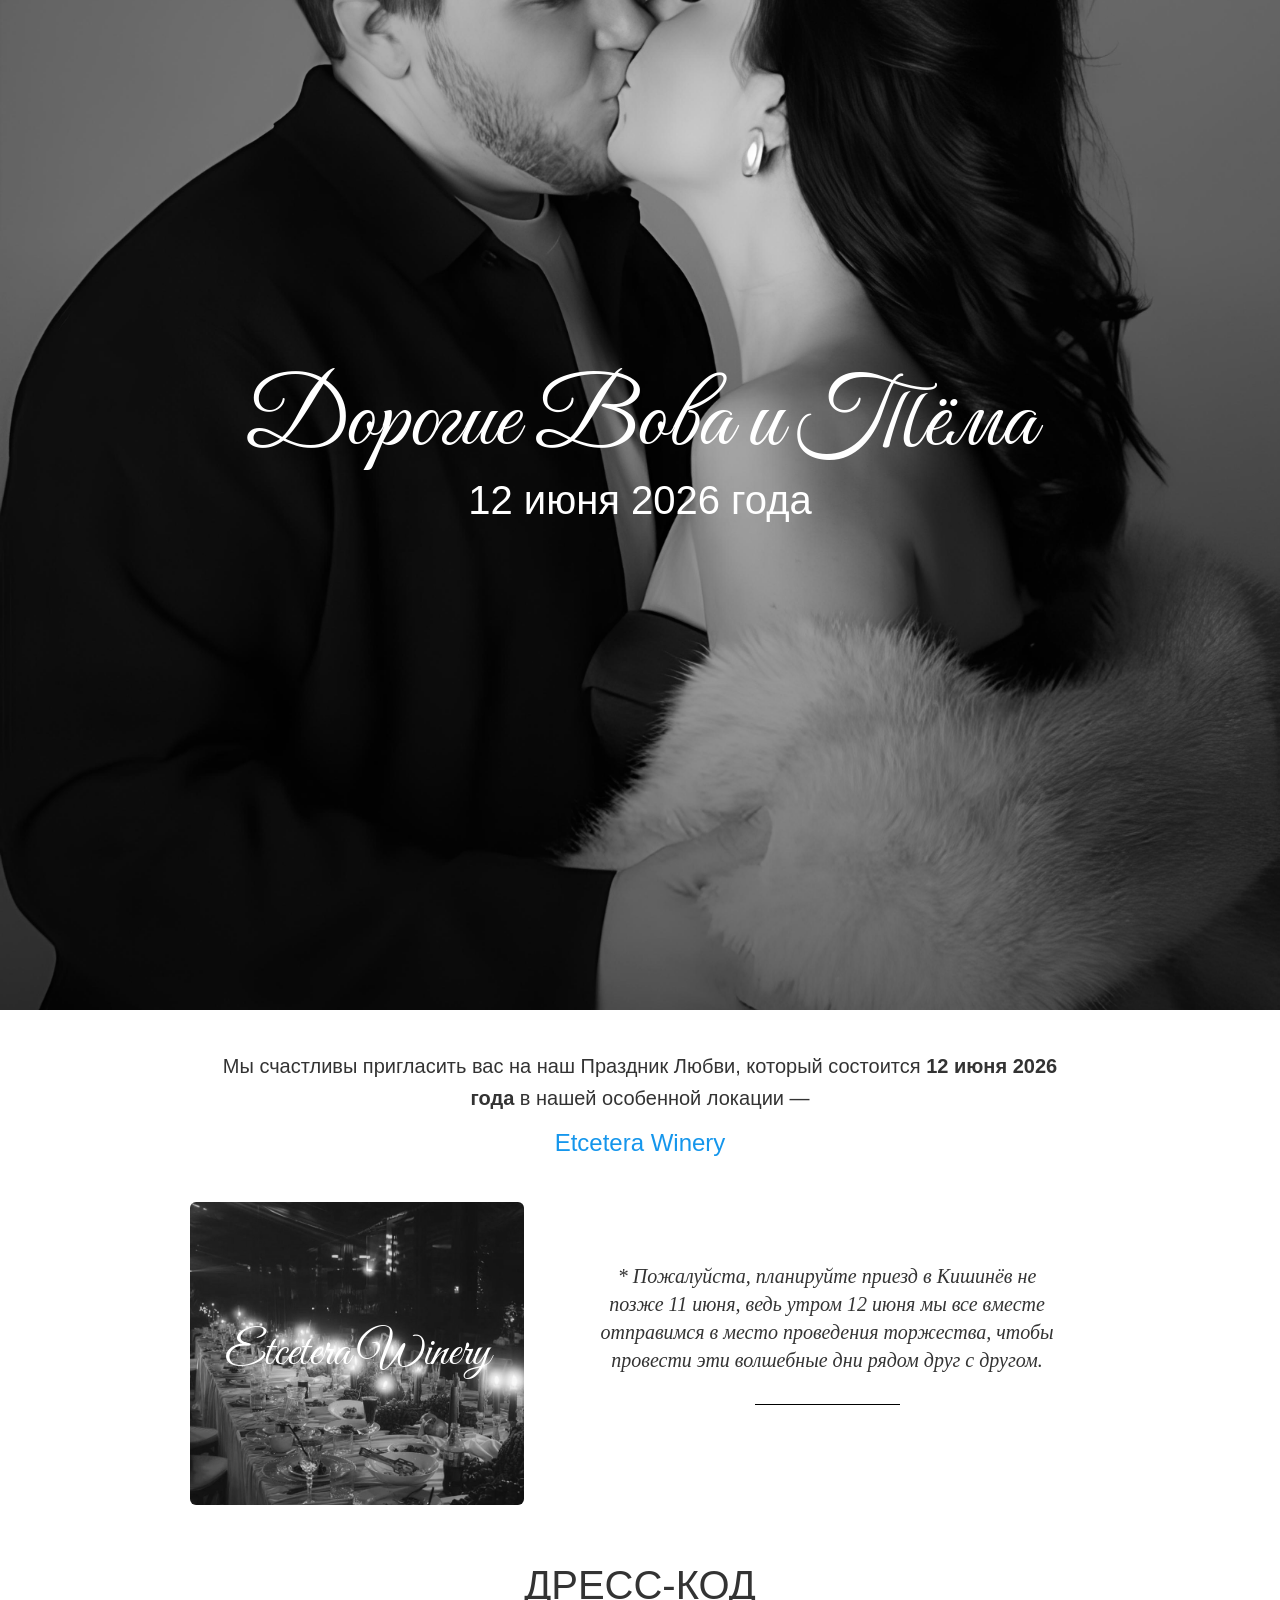
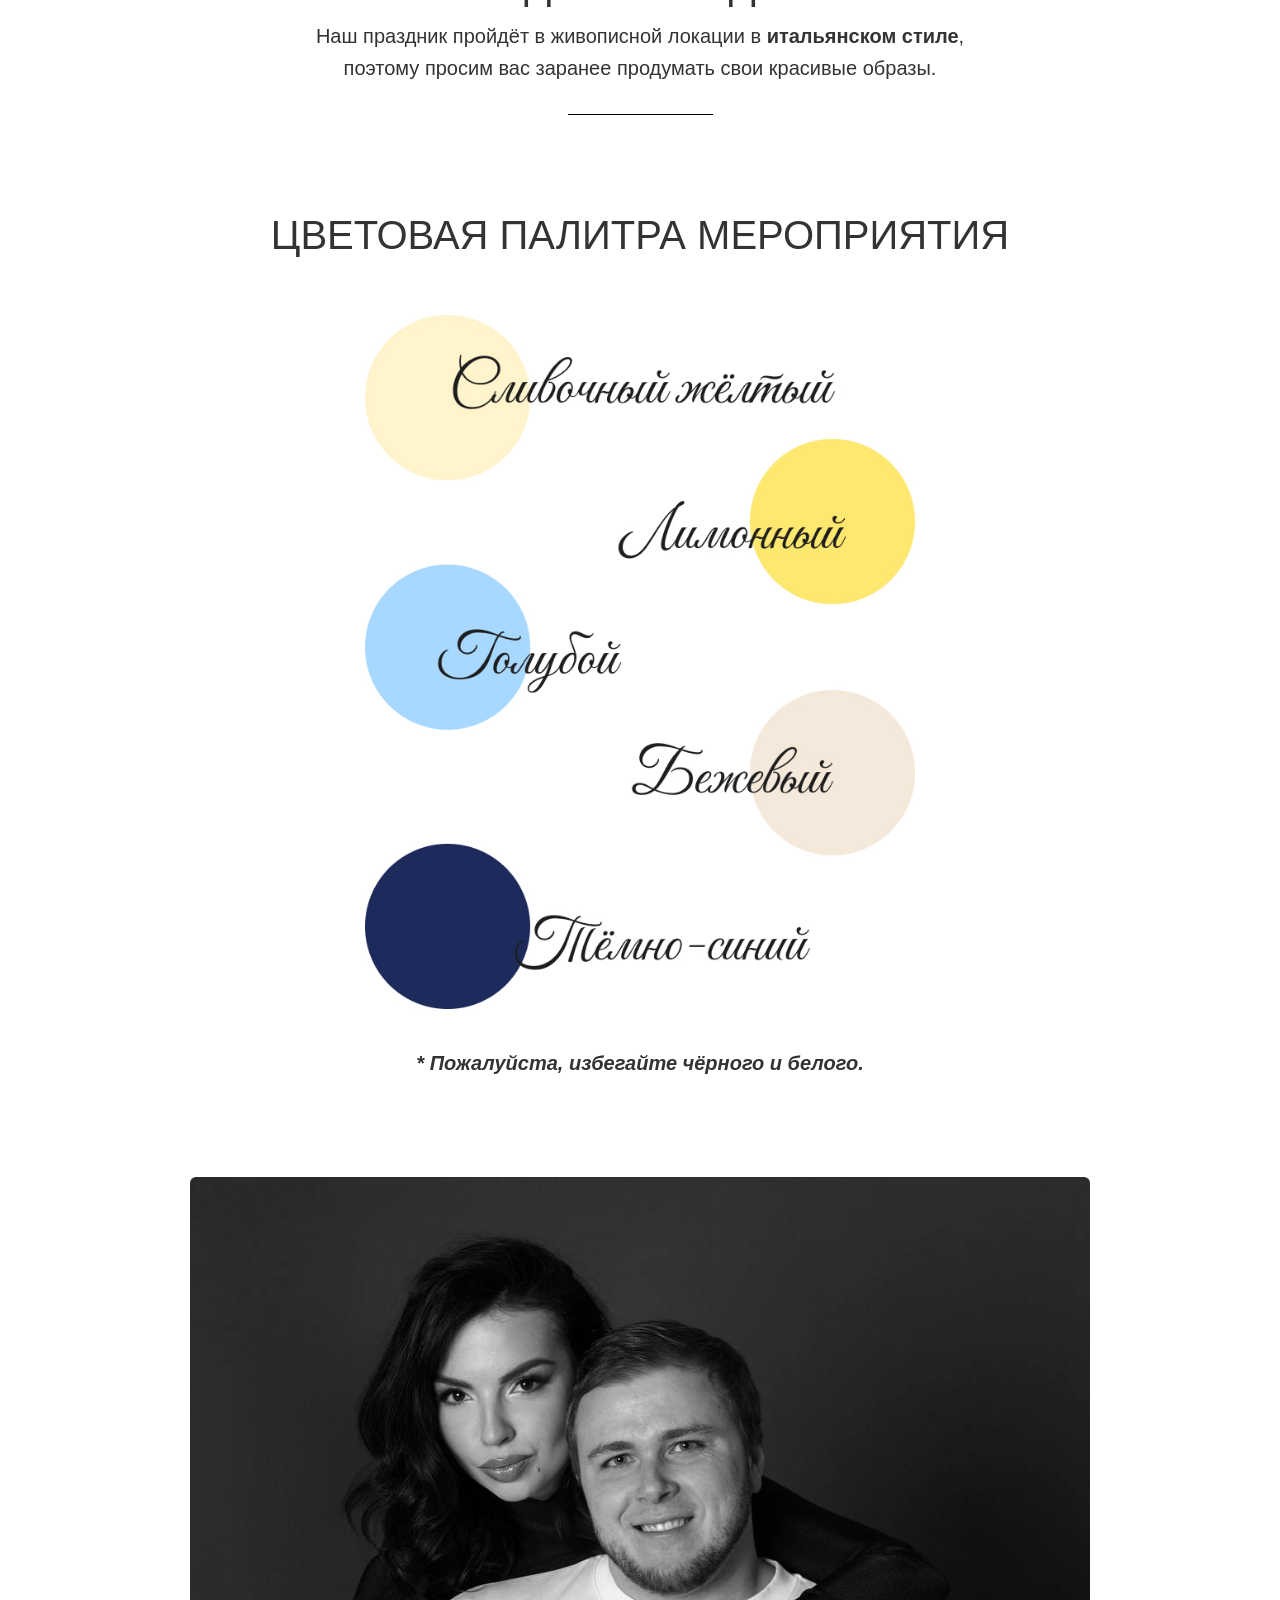
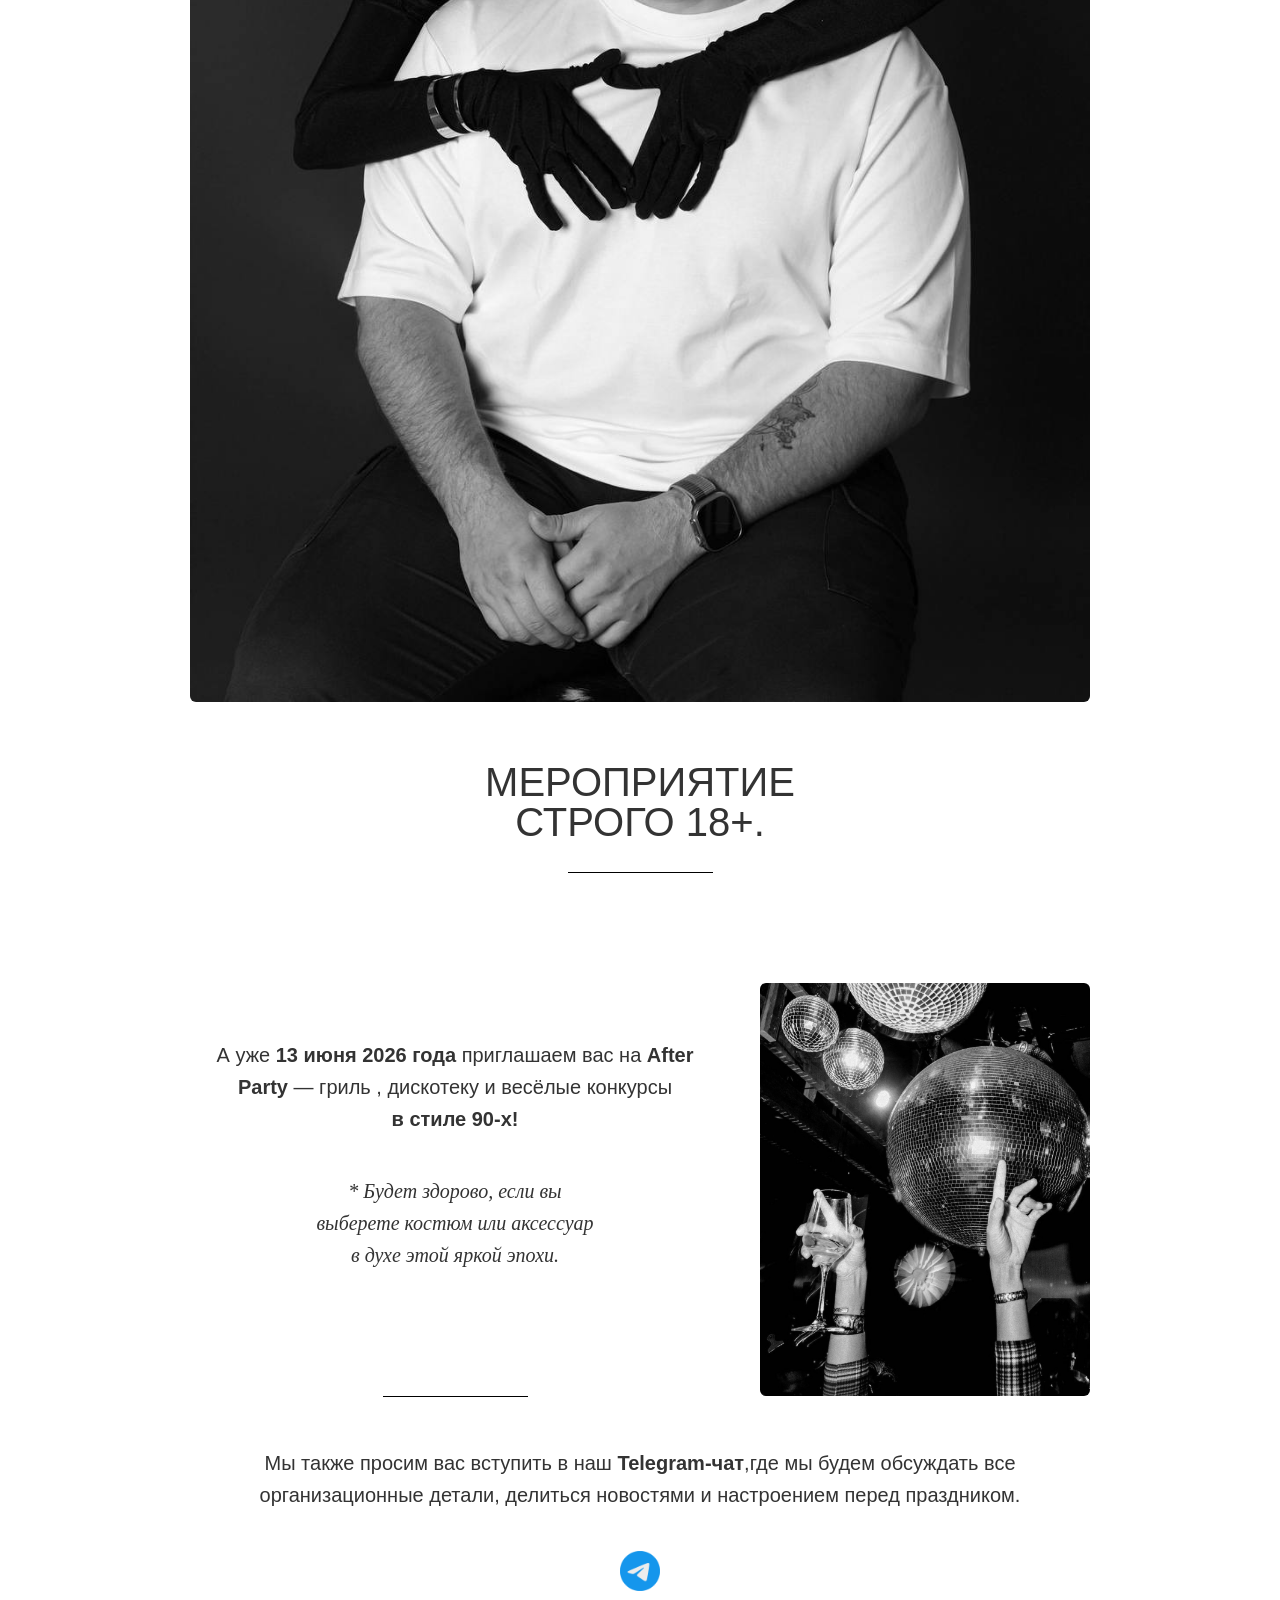
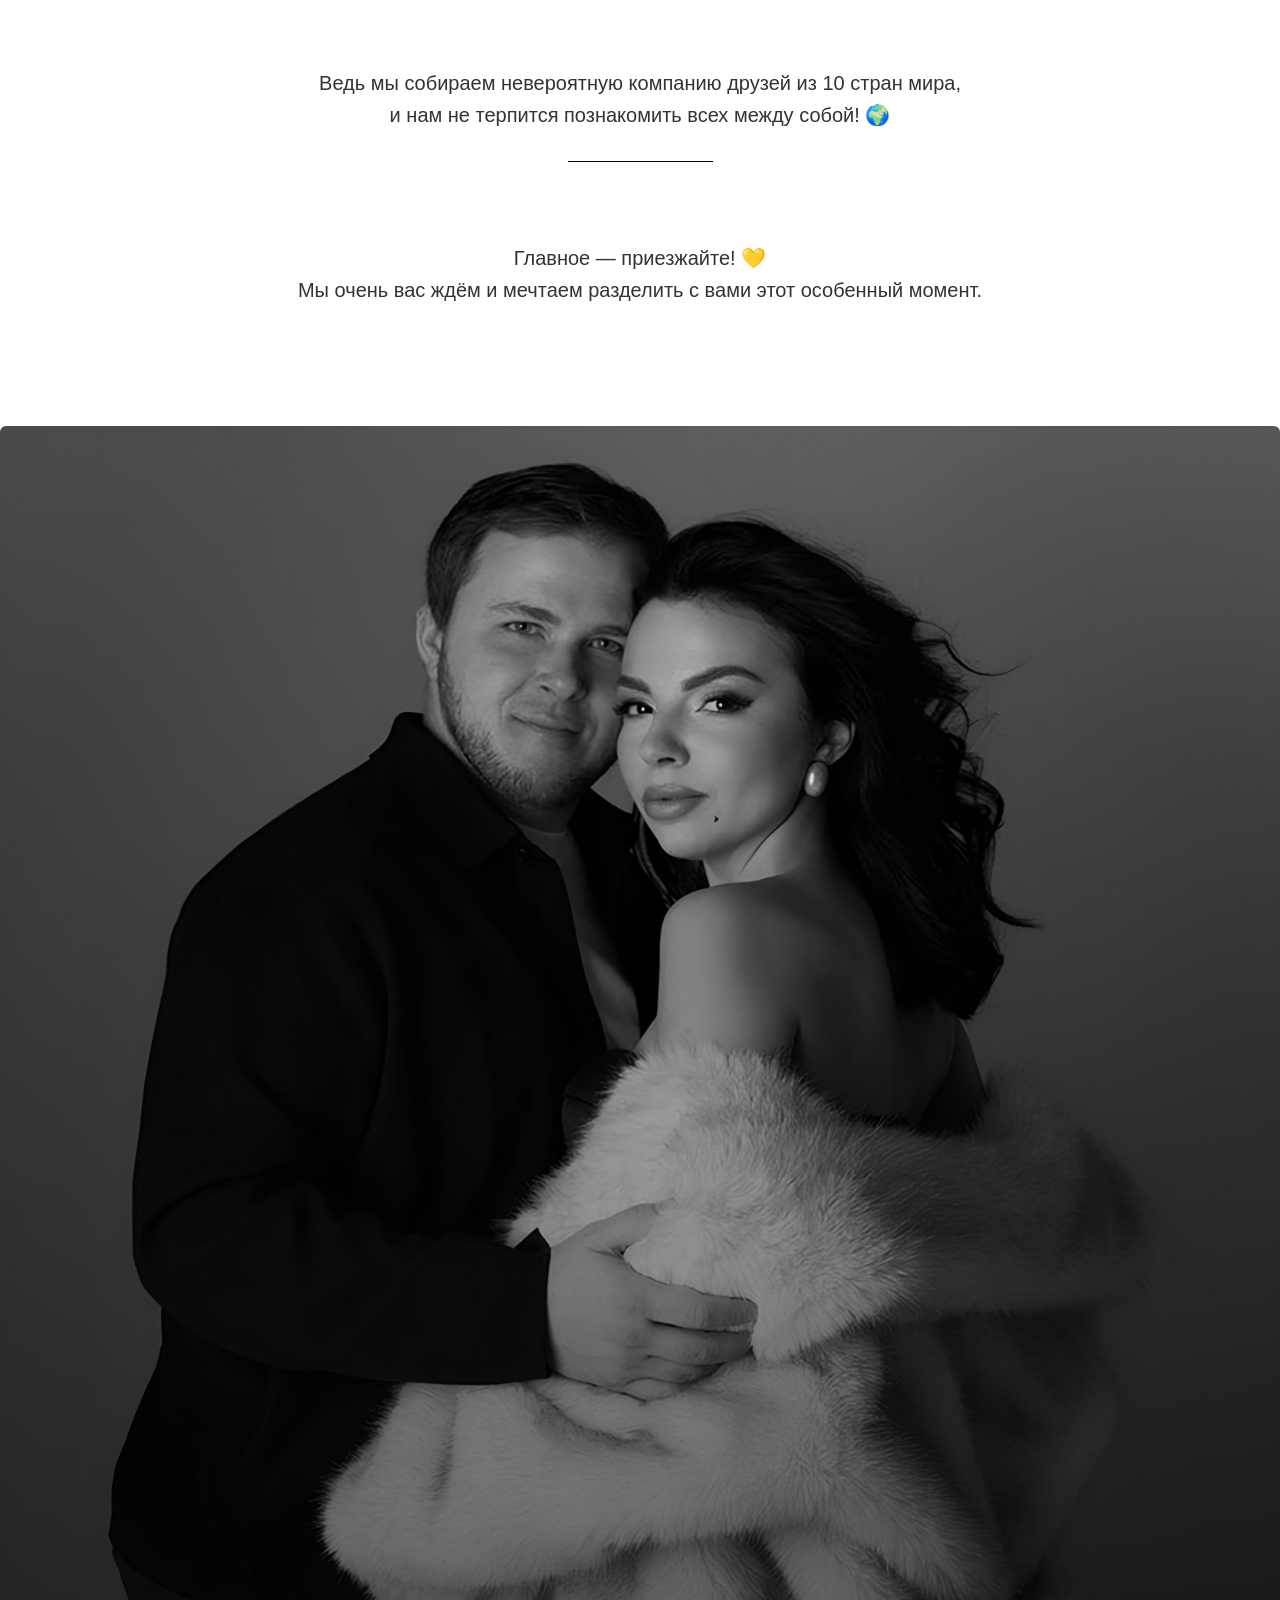
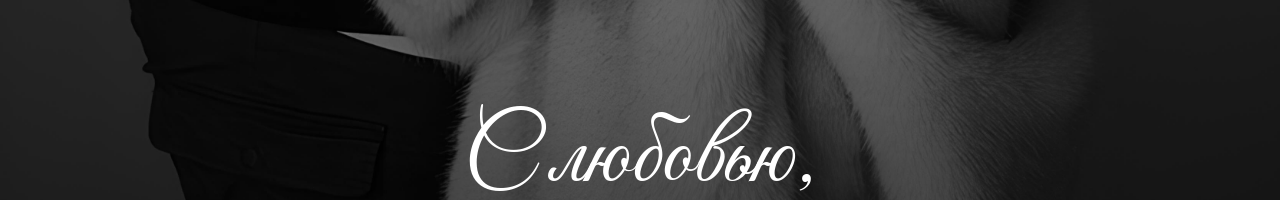
<file: Name/VovaandTyoma.html>
<!DOCTYPE html>
<html lang="ru">
  <head>
    <meta charset="utf-8" />
    <meta name="viewport" content="width=device-width, initial-scale=2" />
    <title>Приглашение — Villa Vi Escape</title>

    <link rel="preconnect" href="https://fonts.gstatic.com" crossorigin />
    <link
      href="https://fonts.googleapis.com/css2?family=Playfair+Display:wght@400;600;700&family=Inter:wght@300;400;600&display=swap"
      rel="stylesheet"
    />
    <link rel="stylesheet" href="../style.css" />
    <link rel="preconnect" href="https://fonts.googleapis.com" />
    <link rel="preconnect" href="https://fonts.gstatic.com" crossorigin />
    <link
      href="https://fonts.googleapis.com/css2?family=Great+Vibes&display=swap"
      rel="stylesheet"
    />
  </head>

  <body>
    <div class="hero main-hero">
      <img src="./image/Heder.jpg" alt="Фото" class="image" />
      <div class="overlay main-overlay">
        <h1 class="main-title">Дорогие Вова и Тёма</h1>
        <p class="main-date">12 июня 2026 года</p>
      </div>
    </div>

    <div class="invitation">
      <p class="invitation-text">
        Мы счастливы пригласить вас на наш Праздник Любви, который состоится
        <span class="highlight">12 июня 2026 года</span> в нашей особенной
        локации —
      </p>
      <p class="invitation-location">
        <a
          href="https://www.instagram.com/etcetera_winery?igsh=MWp2NWZ1aDRuMnMyNw=="
          class="location-link"
          target="_blank"
          >Etcetera Winery</a
        >
      </p>
      <div class="location-container">
        <div class="hero location-hero">
          <img src="./image/Institution.jpg" alt="Фото" class="image" />
          <div class="overlay location-overlay">
            <h2 class="location-title">Etcetera Winery</h2>
          </div>
        </div>
        <div class="location-text">
          <p class="invitation-note">
            * Пожалуйста, планируйте приезд в Кишинёв не позже 11 июня, ведь
            утром 12 июня мы все вместе отправимся в место проведения торжества,
            чтобы провести эти волшебные дни рядом друг с другом.
          </p>
          <div class="divider"></div>
        </div>
      </div>
    </div>
    <div class="dresscode">
      <h2 class="dresscode-title">Дресс-код</h2>
      <p class="dresscode-text">
        Наш праздник пройдёт в живописной локации в
        <span class="highlight">итальянском стиле</span>, поэтому просим вас
        заранее продумать свои красивые образы.
      </p>
    </div>
    <div class="divider"></div>
    <div class="palette">
      <h2 class="palette-title">Цветовая палитра мероприятия</h2>
      <picture>
        <source srcset="./image/desk.jpg" media="(min-width: 768px)" />
        <img src="./image/colors.jpg" alt="Фото" />
      </picture>
      <p class="palette-note">* Пожалуйста, избегайте чёрного и белого.</p>
    </div>

    <div class="age">
      <img class="hero age-hero" src="./image/Main.jpg" alt="Фото" />
      <h2 class="age-text">Мероприятие строго 18+.</h2>
    </div>
    <div class="divider"></div>
    <div class="afterparty">
      <p class="afterparty-text">
        А уже <span class="highlight">13 июня 2026 года</span> приглашаем вас на
        <span class="highlight">After Party </span>— гриль , дискотеку и весёлые
        конкурсы <br /><span class="highlight">в стиле 90-х!</span>
      </p>
      <img src="./image/Disco.jpg" alt="Фото" class="image" />
      <p class="afterparty-subtext">
        * Будет здорово, если вы выберете костюм или аксессуар <br />
        в духе этой яркой эпохи.
      </p>
      <div class="divider disco"></div>
    </div>
    <div class="telegram">
      <p class="telegram-text">
        Мы также просим вас вступить в наш
        <span class="highlight">Telegram-чат</span>,где мы будем обсуждать все
        организационные детали, делиться новостями и настроением перед
        праздником.
      </p>
      <a
        href="https://t.me/+UPGe9YUs1v44YTRk"
        target="_blank"
        class="telegram-link"
      >
        <img
          src="./image/telegram 1.png"
          alt="Telegram"
          class="telegram-icon"
        />
      </a>

      <p class="telegram-friends">
        Ведь мы собираем невероятную компанию друзей из 10 стран мира, и нам не
        терпится познакомить всех между собой! 🌍
      </p>
      <div class="divider"></div>
      <p class="telegram-final">
        Главное — приезжайте! 💛<br />
        Мы очень вас ждём и мечтаем разделить с вами этот особенный момент.
      </p>
    </div>
    <div class="hero signature-hero">
      <img src="./image/Footer.jpg" alt="Фото" class="image" />
      <div class="overlay signature-overlay">
        <h2 class="signature-title">
          С любовью, <br />
          Александр и Полина
        </h2>
      </div>
    </div>
  </body>
</html>
</file>
<file: style.css>
/* -------------------------------------------------------------------------- */
/* 1. Глобальные и Шрифты                            */
/* -------------------------------------------------------------------------- */

/* ВНИМАНИЕ: Проверьте путь к вашему шрифту. 
    src: url("/wedding/") format("truetype"); — скорее всего, неверный путь.
    Убедитесь, что там указано полное имя файла (например, /wedding/GreatVibes-Regular.woff2).
    Рекомендуется использовать формат WOFF2 для веба.
*/
@font-face {
  font-family: "Great Vibes";
  src: url("/wedding/") format("truetype");
  font-weight: 400;
  font-style: normal;
  font-display: swap;
}

/* Базовые стили для адаптивности и отступов */
body {
  margin: 0;
  box-sizing: border-box;
  /* Установим Raleway для всего тела, если не переопределено */
  font-family: Raleway, sans-serif;
  line-height: 1.4;
  color: #333; /* Добавим базовый цвет текста */
}

.divider {
  width: 145px;
  height: 0;
  border-top: 1px solid #000; /* колір лінії */
  opacity: 1;
  margin: 30px auto; /* центрування */
  margin-bottom: 100px;
}

.divider-disco {
  width: 145px;
  height: 0;
  border-top: 1px solid #000; /* колір лінії */
  opacity: 1;
  margin: 30px auto; /* центрування */
  margin-bottom: 100px;
}
/* -------------------------------------------------------------------------- */
/* 2. Секция Hero                               */
/* -------------------------------------------------------------------------- */

.main-hero {
  position: relative;
  /* Ограничиваем максимальную ширину, но позволяем заполнить 100% экрана на мобильном */
  width: 100%;
  max-width: 551px;
  margin: 0 auto;
  overflow: hidden;
  margin-bottom: 40px;
  /* Сохраняем пропорции 551:836 */
  aspect-ratio: 551 / 836;
}

.main-hero img {
  width: 100%;
  height: 100%;
  object-fit: cover;
  display: block;
  filter: grayscale(100%);
  opacity: 1;
  position: absolute; /* Используем absolute для центрирования обрезки */
  top: 50%;
  left: 50%;
  /* Сдвиг, чтобы центрировать изображение, а не использовать фиксированные -66px и -79px */
  transform: translate(-50%, -50%);
}
/* ВАЖНО: Если вам нужно сохранить ту же обрезку, что была с top: -66px; left: -79px; 
   на мобильном, вам, вероятно, понадобится добавить дополнительный контейнер или
   изменить transform: translate, но это редко нужно при object-fit: cover.
   Я оставил его центрированным.
*/

.main-overlay {
  position: absolute;
  bottom: 40px; /* Уменьшим отступ снизу для мобильного */
  width: 100%;
  text-align: center;
  color: white;
}

.main-title {
  font-family: "Great Vibes", cursive;
  font-weight: 400;
  font-size: 44px; /* Уменьшим для мобильного */
  line-height: 100%;
  margin: 0;
}

.main-date {
  font-family: Raleway, sans-serif;
  font-weight: 500;
  font-size: 18px; /* Уменьшим для мобильного */
  line-height: 100%;
  margin-top: 10px;
}

/* -------------------------------------------------------------------------- */
/* 3. Текстовые блоки                              */
/* -------------------------------------------------------------------------- */

.invitation-text,
.invitation-location,
.telegram-text,
.telegram-friends,
.telegram-final,
.dresscode-text,
.afterparty-text {
  font-family: Raleway, sans-serif;
  font-weight: 500;
  font-size: 16px;
  line-height: 1.6;
  text-align: center;
  max-width: 288px; /* ограничение ширины */
  margin: 10px auto; /* вертикальные отступы */
  box-sizing: border-box; /* чтобы padding не ломал max-width */
}
.afterparty-subtext {
  font-family: Raleway;
  font-weight: 500;
  font-style: Italic;
  font-size: 20px;
  max-width: 288px;
  line-height: 140%;
  letter-spacing: 0%;
  text-align: center;
}

.invitation-note {
  font-family: Raleway;
  font-weight: 500;
  font-style: Italic;
  font-size: 18px;
  line-height: 140%;
  letter-spacing: 0%;
  text-align: center;
  max-width: 260px; /* ограничение ширины */
  margin: 10px auto; /* вертикальные отступы */
  box-sizing: border-box; /* чтобы padding не ломал max-width */
}

.telegram-icon {
  width: 40px; /* розмір іконки */
  height: 40px;
  transition: transform 0.3s ease;
}

.telegram-icon:hover {
  transform: scale(1.1); /* легке збільшення при наведенні */
}

.telegram-link {
  display: block;
  margin: 40px auto 70px auto; /* top:40px, bottom:70px */
  text-align: center;
}

.invitation-note {
  font-style: italic;
  font-weight: 500;
}

.highlight {
  font-weight: 700;
  font-family: Raleway, sans-serif;
  font-size: 16px;
  box-sizing: border-box; /* чтобы padding не ломал max-width */
}

.location-link {
  color: #1596ec;
  text-decoration: none;
}

.location-link:hover {
  text-decoration: underline;
}

/* -------------------------------------------------------------------------- */
/* 4. Секция Location                              */
/* -------------------------------------------------------------------------- */

.location-hero {
  position: relative;
  width: 100%;
  max-width: 334px;
  height: auto;
  aspect-ratio: 334 / 303;
  margin: 30px auto;
  border-radius: 6px;
  overflow: hidden;
}

.location-hero img {
  width: 100%;
  height: 100%;
  object-fit: cover;
  display: block;
  filter: grayscale(100%);
}

.location-overlay {
  position: absolute;
  top: 0;
  left: 0;
  width: 100%;
  height: 100%;

  display: flex;
  justify-content: center; /* по горизонтали */
  align-items: center; /* по вертикали */

  color: white;
  text-align: center;
}
.location-container {
  display: flex;
  flex-direction: column; /* вертикально */
  align-items: center;
  gap: 20px;
  max-width: 900px;
  margin: auto;
}
.location-title {
  font-family: Great Vibes, cursive;
  font-weight: 400;
  font-size: 36px;
}

/* -------------------------------------------------------------------------- */
/* 5. Секция Dresscode                            */
/* -------------------------------------------------------------------------- */

.dresscode-title,
.palette-title,
.age-text {
  font-family: Raleway, sans-serif;
  font-weight: 300;
  font-size: 24px; /* Уменьшим для мобильного */
  line-height: 100%;
  text-align: center;
  text-transform: uppercase;
  margin: 30px auto 15px; /* Увеличим отступы */
  width: 250px;
}

/* -------------------------------------------------------------------------- */
/* 6. Секция Palette                             */
/* -------------------------------------------------------------------------- */

.palette {
  text-align: center;
  margin: 100px 0;
}

.palette img {
  width: 100%;
  max-width: 333px;
  height: auto;
  aspect-ratio: 333 / 420;
  object-fit: cover;
  display: block;
  opacity: 1;
  margin: 0 auto;
  border-radius: 6px;
}

.palette-note {
  font-family: Raleway, sans-serif;
  font-weight: 700;
  font-style: italic;
  font-size: 16px; /* Базовый размер */
  text-align: center;
  max-width: 300px;
  margin: 40px auto 0;
}

/* -------------------------------------------------------------------------- */
/* 7. Секция Age                               */
/* -------------------------------------------------------------------------- */

.age {
  text-align: center;
  margin: 20px 0;
}

.age-hero {
  width: 100%;
  max-width: 334px;
  height: auto;
  aspect-ratio: 334 / 417.5;
  object-fit: cover;
  border-radius: 6px;
  filter: grayscale(100%);
  display: block;
  margin: 0 auto;
}

/* -------------------------------------------------------------------------- */
/* 8. Секция Afterparty                          */
/* -------------------------------------------------------------------------- */

.afterparty {
  text-align: center;
  margin: 20px 0;
}

.afterparty img {
  max-width: 199px;
  width: 50%; /* Сделаем изображение меньше на мобильном */
  height: auto;
  aspect-ratio: 199 / 249;
  object-fit: cover;
  border-radius: 6px;
  filter: grayscale(100%);
  display: block;
  margin: 0 auto;
}

.afterparty-text {
  font-family: Raleway, sans-serif;
  font-weight: 500;
  font-size: 16px; /* Базовый размер для мобильного */
  line-height: 1.6;
  text-align: center;
  margin: auto;
  margin-bottom: 40px;
}
.afterparty-subtext {
  font-family: Raleway, sans-serif;
  font-weight: 500;
  font-size: 16px; /* Базовый размер для мобильного */
  line-height: 1.6;
  text-align: center; /* Ограничим ширину текста для читаемости */
  margin: 40px auto;
}

/* -------------------------------------------------------------------------- */
/* 9. Секция Signature                           */
/* -------------------------------------------------------------------------- */

.signature-hero {
  position: relative;
  width: 100%;
  max-width: 505px;
  height: auto;
  aspect-ratio: 505 / 652;
  margin: 75px auto 0 auto; /* top:75px, left/right:center, bottom:0 */
  overflow: hidden;
  border-radius: 6px;
}

.signature-hero img {
  width: 100%;
  height: 100%;
  object-fit: cover;
  display: block;
  filter: grayscale(100%);
  opacity: 1;
  position: relative;
  top: 0;
  left: 0;
}

.signature-overlay {
  position: absolute;
  bottom: 40px; /* Адаптивный отступ */
  width: 100%;
  text-align: center;
  color: white;
}

.signature-title {
  font-family: Great Vibes, cursive;
  font-weight: 400;
  font-size: 36px; /* Уменьшим для мобильного */
  text-align: center;
}

/* -------------------------------------------------------------------------- */
/* 10. МЕДИА-ЗАПРОСЫ (НОУТБУК)                     */
/* -------------------------------------------------------------------------- */

/* ========================================================================== */
/*  Адаптив для планшетов (768px+)                                            */
/* ========================================================================== */

@media (min-width: 768px) and (max-width: 1024px) {
  .main-hero {
    max-width: 1024px;
    margin-bottom: 60px;
  }

  .main-title {
    font-size: 96px;
  }

  .main-date {
    font-size: 40px;
  }

  .telegram-friends,
  .invitation-text,
  .afterparty-text,
  .dresscode-text,
  .telegram-text {
    font-size: 20px;
    max-width: 700px;
  }
  .invitation-note {
    font-size: 20px;
    max-width: 290px;
  }

  .dresscode-title {
    font-size: 40px;
  }

  .location-link {
    font-size: 24px;
  }

  .location-container {
    flex-direction: row; /* горизонтально */
    align-items: flex-start;
    max-width: 700px;
  }

  .location-hero {
    width: 50%; /* картинка слева */
  }

  .location-text {
    flex: 1; /* текст справа */
    margin-left: 20px;
    margin-top: 30px;
  }

  .location-title {
    font-size: 48px; /* заголовок чуть больше */
  }

  .palette-title {
    font-size: 40px;
    width: 480px;
  }

  .palette-note {
    font-size: 20px;
  }
  .palette img {
    aspect-ratio: 0;
    max-width: 550px;
  }

  .age-hero {
    max-width: 700px;
  }
  .age-text {
    font-size: 40px;
  }

  .afterparty {
    display: grid;
    grid-template-columns: 1fr 330px; /* левая колонка — текст, правая — картинка */
    grid-template-rows: auto auto; /* две строки для двух <p> */
    gap: 0px 40px; /* вертикальный и горизонтальный отступ */
    align-items: start; /* выравнивание по верху (можно center) */
    max-width: 900px;
    margin: 0 64px 0 64px;
  }

  /* Картинка — правая колонка, занимает обе строки */
  .afterparty img {
    grid-column: 2;
    grid-row: 1 / span 2; /* растянуть на 2 строки */
    width: 100%;
    max-width: 330px;
    height: auto;
    object-fit: cover;
    justify-self: end; /* прижать картинку к правому краю колонки */
    border-radius: 6px;
    flex-shrink: 0;
    margin-right: 164px;
    margin-top: 70px;
  }

  /* Верхний основной текст — левая колонка, первая строка */
  .afterparty-text {
    text-align: left;
    font-size: 20px;
    align-self: start;
    margin-bottom: 0px;
    text-align: center;
    width: 320px;
  }

  /* Нижний подпись/подсказка — левая колонка, вторая строка */
  .afterparty-subtext {
    font-family: Raleway;
    text-align: left;
    font-size: 20px;
    margin-bottom: 0px;
    text-align: center;
    width: 280px;
  }

  .telegram-final {
    font-size: 20px;
    max-width: 670px;
    margin-top: 80px;
    margin-bottom: 120px;
  }

  .divider {
    margin-bottom: 40px;
  }

  .signature-hero {
    max-width: 1024px;
  }

  .signature-title {
    font-size: 96px;
  }

  .highlight {
    font-weight: 700;
    font-style: Bold;
    font-size: 20px;
    line-height: 140%;
    letter-spacing: 0%;
    text-align: center;
  }

  .disco {
    margin-top: 0px;
  }
}

/* ========================================================= */
/* 💻 1024–1440px — ноутбуки и компьютеры */
/* ========================================================= */

@media (min-width: 1024px) and (max-width: 2600px) {
  .main-hero {
    max-width: 1730px;
    max-height: 1010px;
  }

  .main-hero img {
    top: 50%;
  }

  .main-overlay {
    bottom: 450px;
  }

  .main-title {
    font-size: 96px;
  }

  .main-date {
    font-size: 40px;
  }

  .invitation-text,
  .afterparty-text,
  .telegram-text {
    font-size: 20px;
    max-width: 860px;
  }
  .invitation-note {
    font-size: 20px;
    margin-top: 60px;
    max-width: 470px;
  }
  .location-link {
    font-size: 24px;
  }

  .dresscode-title {
    font-size: 40px;
  }

  .dresscode-text {
    font-size: 20px;
    max-width: 720px;
  }

  .location-container {
    flex-direction: row; /* горизонтально */
    align-items: flex-start;
    max-width: 900px;
  }

  .location-hero {
    width: 50%; /* картинка слева */
  }

  .location-text {
    flex: 1; /* текст справа */
    margin-left: 20px;
    margin-top: 30px;
  }

  .location-title {
    font-size: 48px; /* заголовок чуть больше */
  }

  .palette-title {
    font-size: 40px;
    width: 900px;
    margin-bottom: 60px;
  }

  .palette-note {
    font-size: 20px;
    max-width: 500px;
  }
  .palette img {
    aspect-ratio: 0;
    max-width: 550px;
  }

  .age-hero {
    max-width: 900px;
  }
  .age-text {
    margin-top: 60px;
    font-size: 40px;
    width: 320px;
  }

  .afterparty {
    display: grid;
    grid-template-columns: 1fr 330px; /* левая колонка — текст, правая — картинка */
    grid-template-rows: auto auto; /* две строки для двух <p> */
    gap: 0px 40px; /* вертикальный и горизонтальный отступ */
    align-items: start; /* выравнивание по верху (можно center) */
    max-width: 900px;
    margin: 0 auto;
  }

  /* Картинка — правая колонка, занимает обе строки */
  .afterparty img {
    grid-column: 2;
    grid-row: 1 / span 2; /* растянуть на 2 строки */
    width: 100%;
    max-width: 330px;
    height: auto;
    object-fit: cover;
    justify-self: end; /* прижать картинку к правому краю колонки */
    border-radius: 6px;
    flex-shrink: 0;
    margin-right: 164px;
    margin-top: 70px;
  }

  /* Верхний основной текст — левая колонка, первая строка */
  .afterparty-text {
    text-align: left;
    font-size: 20px;
    align-self: start;
    margin-bottom: 0px;
    text-align: center;
    width: 490px;
  }

  /* Нижний подпись/подсказка — левая колонка, вторая строка */
  .afterparty-subtext {
    font-family: Raleway;
    text-align: left;
    font-size: 20px;
    margin-bottom: 0px;
    text-align: center;
    width: 400px;
  }

  .telegram-final {
    font-size: 20px;
    max-width: 700px;
    margin-top: 80px;
    margin-bottom: 120px;
  }

  .telegram-friends {
    font-size: 20px;
    max-width: 650px;
  }

  .divider {
    margin-bottom: 40px;
  }

  .signature-hero {
    max-width: 1730px;
  }

  .signature-title {
    font-size: 96px;
  }

  .highlight {
    font-weight: 700;
    font-style: Bold;
    font-size: 20px;
    line-height: 140%;
    letter-spacing: 0%;
    text-align: center;
  }

  .disco {
    margin-top: 0px;
  }
}
</file>
